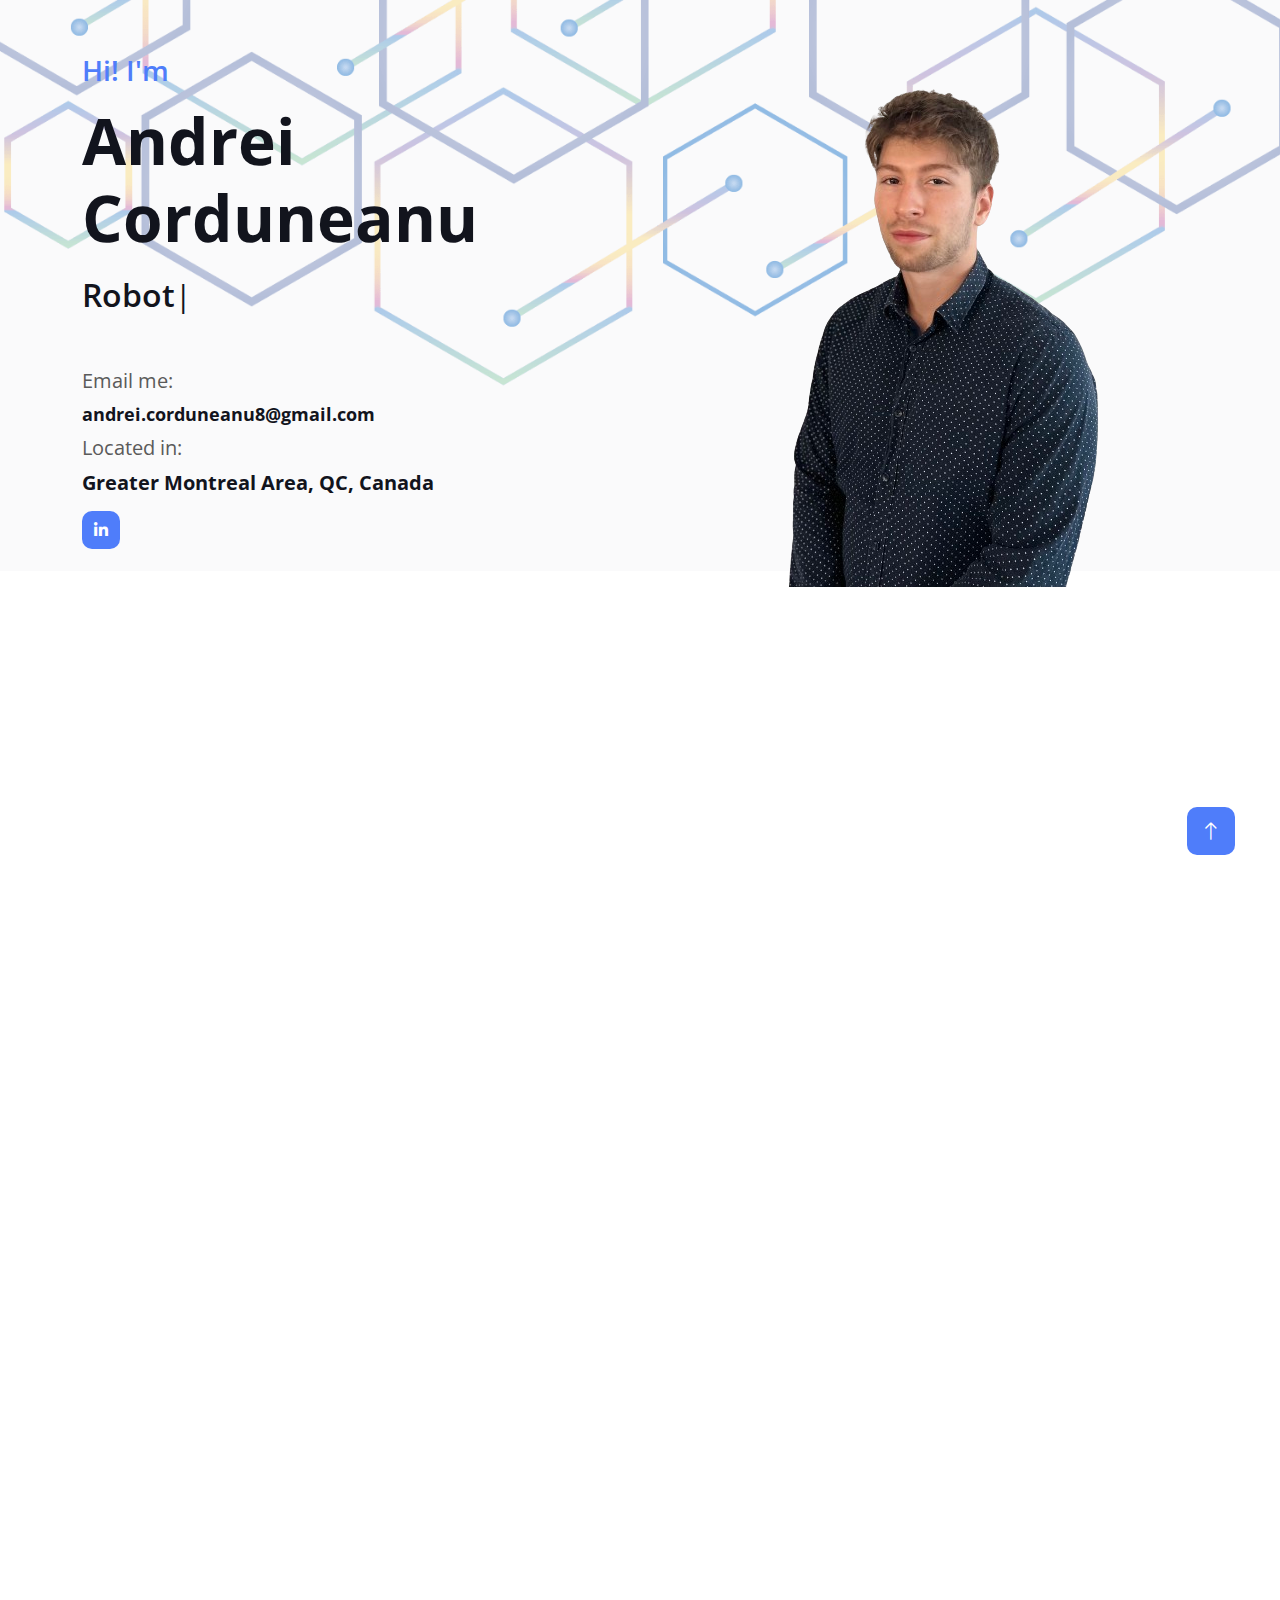
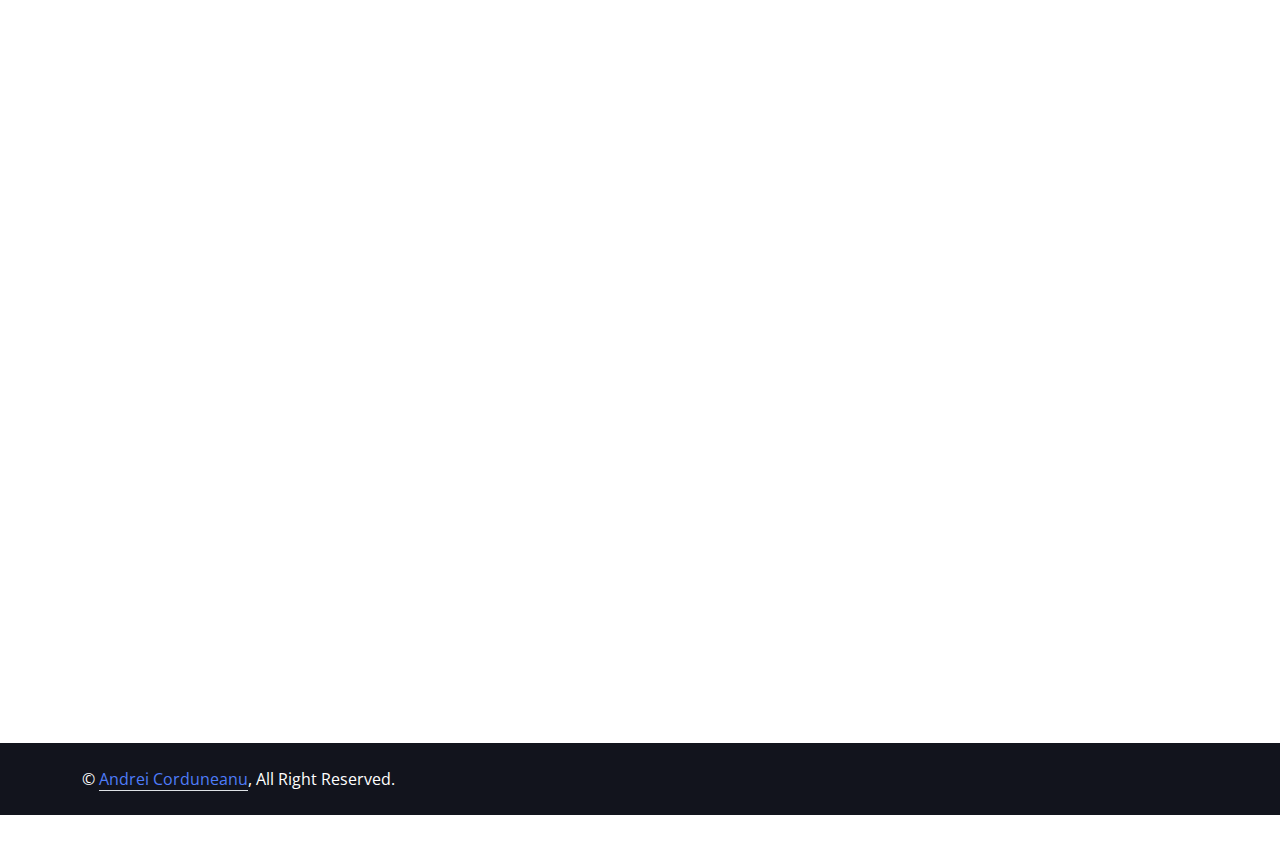
<file: index.html>
<!DOCTYPE html>
<html lang="en">
<head>
    <meta charset="utf-8">
    <title>Andrei Corduneanu</title>
    <meta content="width=device-width, initial-scale=1.0" name="viewport">
    <meta content="" name="keywords">
    <meta content="" name="description">

    <!-- Favicon -->
    <link href="img/favicon.ico" rel="icon">

    <!-- Google Web Fonts -->
    <link rel="preconnect" href="https://fonts.googleapis.com">
    <link rel="preconnect" href="https://fonts.gstatic.com" crossorigin>
    <link href="https://fonts.googleapis.com/css2?family=Open+Sans:wght@400;500;600;700;800&display=swap" rel="stylesheet"> 

    <!-- Icon Font Stylesheet -->
    <link href="https://cdnjs.cloudflare.com/ajax/libs/font-awesome/5.10.0/css/all.min.css" rel="stylesheet">
    <link href="https://cdn.jsdelivr.net/npm/bootstrap-icons@1.4.1/font/bootstrap-icons.css" rel="stylesheet">

    <!-- Libraries Stylesheet -->
    <link href="lib/animate/animate.min.css" rel="stylesheet">
    <link href="lib/lightbox/css/lightbox.min.css" rel="stylesheet">
    <link href="lib/owlcarousel/assets/owl.carousel.min.css" rel="stylesheet">

    <!-- Customized Bootstrap Stylesheet -->
    <link href="css/bootstrap.min.css" rel="stylesheet">

    <!-- Template Stylesheet -->
    <link href="css/style.css" rel="stylesheet">
</head>

<body data-bs-spy="scroll" data-bs-target=".navbar" data-bs-offset="51">
    <!-- Spinner Start -->
    <div id="spinner" class="show bg-white position-fixed translate-middle w-100 vh-100 top-50 start-50 d-flex align-items-center justify-content-center">
        <div class="spinner-border text-primary" style="width: 3rem; height: 3rem;" role="status">
            <span class="sr-only">Loading...</span>
        </div>
    </div>
    <!-- Spinner End -->


    <!-- Navbar Start -->
    <nav class="navbar navbar-expand-lg bg-white navbar-light fixed-top shadow py-lg-0 px-4 px-lg-5 wow fadeIn" data-wow-delay="0.1s">
        <a href="index.html" class="navbar-brand d-block d-lg-none">
            <h1 class="text--primary fw-bold m-0">Andrei Corduneanu</h1>
        </a>
        <button type="button" class="navbar-toggler" data-bs-toggle="collapse" data-bs-target="#navbarCollapse">
            <span class="navbar-toggler-icon"></span>
        </button>
        <div class="collapse navbar-collapse justify-content-between py-4 py-lg-0" id="navbarCollapse">
            <div class="navbar-nav ms-auto py-0">
                <a href="#home" class="nav-item nav-link active">Home</a>
                <a href="#skill" class="nav-item nav-link">Skills</a>
            </div>
            <a href="index.html" class="navbar-brand bg--primary py-3 px-4 mx-3 d-none d-lg-block">
                <h1 class="text--secondary fw-bold m-0">Andrei Corduneanu</h1>
            </a>
            <div class="navbar-nav me-auto py-0">
                <a href="#project" class="nav-item nav-link">Projects</a>
                <a href="video_intro.html" class="nav-item nav-link">Get to know me</a>
            </div>
        </div>
    </nav>
    <!-- Navbar End -->

    <!-- Header Start -->
    <div class="container-fluid bg-light my-6 mt-3" id="home">
        <div class="container">
            <div class="row g-5 align-items-center">
                <!-- Text Column -->
                <div class="col-lg-6">
                    <h3 class="text-primary mb-3">Hi! I'm</h3>
                    <h1 class="display-3 mb-3">Andrei Corduneanu</h1>
                    <h2 class="typed-text-output d-inline"></h2>
                    <h3 class="typed-text d-none">Robotics Engineering</h3>
                    
                    <div class="d-flex flex-column align-items-start pt-5">
                        <p class="mb-2" style="font-size: 20px;">Email me:</p>
                        <h3 class="fw-bold" style="font-size: 18px;">andrei.corduneanu8@gmail.com</h3>
                        <p class="mb-2" style="font-size: 20px;">Located in:</p>
                        <h3 class="fw-bold" style="font-size: 20px;">Greater Montreal Area, QC, Canada</h3>
                        <div class="d-flex pt-2">
                            <a class="btn btn-square btn-primary me-2" href="https://www.linkedin.com/in/andrei-corduneanu/"><i class="fab fa-linkedin-in"></i></a>
                        </div>
                    </div>
                </div>

                <!-- Image Column -->
                <div class="col-lg-6 d-flex justify-content-center">
                    <img class="img-fluid" src="img/PhotoProfilAndrei-removebg.png" alt="Profile" style="max-width: 600px; height: auto;">
                </div>
            </div>
        </div>
    </div>
    <!-- Header End -->


    <!-- Video Modal Start 
    <div class="modal modal-video fade" id="videoModal" tabindex="-1" aria-labelledby="exampleModalLabel" aria-hidden="true">
        <div class="modal-dialog">
            <div class="modal-content rounded-0">
                <div class="modal-header">
                    <h3 class="modal-title" id="exampleModalLabel">Youtube Video</h3>
                    <button type="button" class="btn-close" data-bs-dismiss="modal" aria-label="Close"></button>
                </div>
                <div class="modal-body">
                    <div class="ratio ratio-16x9">
                        <iframe class="embed-responsive-item" src="" id="video" allowfullscreen allowscriptaccess="always"
                            allow="autoplay"></iframe>
                    </div>
                </div>
            </div>
        </div>
    </div> 
     Video Modal End -->

<!-- Expertise Start -->
<div class="container-xxl py-6 pb-5" id="skill" style="margin-top: 15rem;">
    <div class="container">
        <div class="row g-5">
            <div class="col-lg-12 wow fadeInUp" data-wow-delay="0.1s">

                <!-- Skill and Experience/Education tabs -->
                <ul class="nav nav-pills rounded border border-2 border-primary mb-5">
                    <li class="nav-item w-50">
                        <button class="nav-link w-100 py-3 fs-5 active" data-bs-toggle="pill" href="#my-skills">My Skills</button>
                    </li>
                    <li class="nav-item w-50">
                        <button class="nav-link w-100 py-3 fs-5" data-bs-toggle="pill" href="#experience-education">Experience</button>
                    </li>
                </ul>

                <!-- Tab content -->
                <div class="tab-content">
                    <div id="my-skills" class="tab-pane fade show p-0 active">
                        <!-- Skills content here -->
                        <div class="row">    
                            <!-- Coding Skills -->
                            <div class="col-md-3">
                                    <h4 class="skills-category-title">Coding</h4>
                                    <div class="skill mb-4">
                                        <h6 class="font-weight-bold">Python</h6>
                                        <h6 class="font-weight-bold">Neural Networks</h6>
                                        <h6 class="font-weight-bold">C/C++</h6>
                                        <h6 class="font-weight-bold">Data Structures</h6>
                                        <h6 class="font-weight-bold">FreeRTOS</h6>
                                        <h6 class="font-weight-bold">HTML and CSS</h6>
                                    </div>
                            </div>
                            <!-- Robotics Skills -->
                            <div class="col-md-3">
                                    <h4 class="skills-category-title">Robotics</h4>
                                    <div class="skill mb-4">
                                        <h6 class="font-weight-bold">Automation Engineering</h6>
                                        <h6 class="font-weight-bold">ROS Programming</h6>
                                        <h6 class="font-weight-bold">PLC, Ladder, SFC</h6>
                                        <h6 class="font-weight-bold">Universal Robots</h6>
                                        <h6 class="font-weight-bold">FANUC Robots</h6>
                                        <h6 class="font-weight-bold">Kinova Robots</h6>
                                    </div>
                            </div>
                            <!-- Mechanics Skills -->
                            <div class="col-md-3">
                                    <h4 class="skills-category-title">Mechanics</h4>
                                    <div class="skill mb-4">
                                        <h6 class="font-weight-bold">SolidWorks/3D CAD</h6>
                                        <h6 class="font-weight-bold">Dynamics, Statics</h6>
                                        <h6 class="font-weight-bold">DC Motors/Gearings design</h6>
                                        <h6 class="font-weight-bold">Material Forces/Constraints</h6>
                                    </div>
                            </div>
                            <!-- Electronics Skills -->
                            <div class="col-md-3">
                                    <h4 class="skills-category-title">Electronics</h4>
                                    <div class="skill mb-4">
                                        <h6 class="font-weight-bold">Embedded Systems</h6>
                                        <h6 class="font-weight-bold">Frequency Analysis</h6>
                                        <h6 class="font-weight-bold">Electrical Circuits and Design</h6>
                                        <h6 class="font-weight-bold">Linear and Non Linear Behaviour</h6>
                                        <h6 class="font-weight-bold">Digital Signal Processing</h6>
                                    </div>
                            </div>
                        </div>
                    </div>

                    <div id="experience-education" class="tab-pane fade show p-0">
                        <!-- Experience & Education content here -->
                        <div class="row gy-5 gx-4">
                            <!-- Experience & Education content from the provided code goes here -->
                            <div class="col-sm-6">
                                <h4>Robotics Integration Intern</h4>
                                <h5 class="text-primary mb-1">Vention</h5><h6 class="mb-0">09/2024 - 12/2024</h6>
                                <br>
                                <ul class="list-unstyled custom-list">
                                    <li>Analyzed technical documents to perform I/O wiring between the pallet dispenser and Vention's controller, enabling control over actuators and sensor data acquisition.<br></li>
                                    <li>Developed object-oriented Python code for a depalletizer function by transforming SFC diagrams into efficient scripts, utilizing MQTT topics for emergency stop functions and implementing multithreading for parallel actuator activations.<br></li>
                                    <li>Configured and updated software for multiple FANUC robots, including setting safety DCS parameters and establishing communication with Vention's controller and e-stop modules.<br></li>
                                    <li>Integrated FANUC controllers to communicate with Vention safety modules through precise wiring.<br></li>
                                    <li>Leveraged Python OOP to develop robot scripts that communicated across multiple files, classes, and libraries.<br></li>
                                    <li>Enhanced hands-on technical skills in wiring and mechanical jig setup.<br></li>
                                </ul>
                            </div>
                            <div class="col-sm-6">
                                <h4>Test Development Intern</h4>
                                <h5 class="text-primary mb-1">Kontron</h5><h6 class="mb-0">01/2024 - 05/2024</h6>
                                <br>
                                <ul class="list-unstyled custom-list">
                                    <li>Bash and Python Scripting.<br></li>
                                    <li>In depth understanding of Ubuntu OS<br></li>
                                    
                                </ul>
                            </div>
                            <div class="col-sm-6">
                                <h4>Automation Engineering Intern</h4>
                                <h5 class="text-primary mb-1">Bath Fitter</h5><h6 class="mb-0">05/2023 - 08/2023</h6>
                                <br>
                                <ul class="list-unstyled custom-list">
                                    <li>Led an automation project</li>
                                    <li>Designed and implemented bath cooling automation systems<br></li>
                                    <li>Researched and selected industrial technologies for integration<br></li>
                                    <li>PLC Programming and UI Design<br></li>
                                    <li>Coordinated with suppliers and interns to optimize solutions<br></li>
                                    <li>RoboDK Software<br></li>
                                </ul>
                            </div>
                            <div class="col-sm-6">
                                <h4>Robotics Applications Development</h4>
                                <h5 class="text-primary mb-1">Kinova</h5><h6 class="mb-0">09/2022 - 12/2022</h6>
                                <br>
                                <ul class="list-unstyled custom-list">
                                    <li>Coding with APIs on Python<br></li>
                                    <li>Collaborative Robot Programming<br></li>
                                    <li>Automation Technology Synchronisation<br></li>
                                    <li>Simplified technical terms for documentation and tutorials<br></li>
                                </ul>
                            </div>
                            <!-- Education -->
                            <div class="col-sm-6">
                                <h4>Robotics Engineering BEng</h4>
                                <h5 class="text-primary mb-1">Université de Sherbrooke</h5><h6 class="mb-0">2021 - 2025</h6>
                                <br>
                                <ul class="list-unstyled custom-list">
                                    <li>Project Based Learning Program ("APP: Apprentissage Par Projets")<br></li>
                                </ul>
                            </div>
                        </div>
                    </div>
                </div>

            </div>
        </div>
    </div>
</div>
<!-- Expertise End -->


    <!-- Projects Start -->
    <div class="container-xxl py-6 pt-5" id="project">
        <div class="container">
            <div class="row g-5 mb-5 align-items-center wow fadeInUp" data-wow-delay="0.1s">
                <div class="col-lg-6">
                    <h1 class="display-5 mb-0">My Projects</h1>
                </div>
                <div class="col-lg-6 text-lg-end">
                     <!--<ul class="list-inline mx-n3 mb-0" id="portfolio-flters">
                        <li class="mx-3 active" data-filter="*">All Projects</li>
                        <li class="mx-3" data-filter=".first">UI/UX Design</li>
                        <li class="mx-3" data-filter=".second">Graphic Design</li>-->
                    </ul>
                </div>
            </div>
            <div class="row g-4 portfolio-container wow fadeInUp" data-wow-delay="0.1s">
                <div class="col-lg-4 col-md-6 portfolio-item first">
                    <div class="portfolio-img rounded overflow-hidden">
                        <img class="img-fluid" src="img/racecar_Screenshot.PNG" alt="">
                        <div class="portfolio-description">
                            <p>Automated Guided Vehicule Robot<br>"Racecar"</p>
                        </div>
                        <div class="portfolio-btn">
                            <a class="btn btn-lg-square btn-outline-secondary border-2 mx-1" href="racecar_project.html"><i class="fa fa-link"></i></a>
                        </div>
                    </div>
                </div>
                <div class="col-lg-4 col-md-6 portfolio-item second">
                    <div class="portfolio-img rounded overflow-hidden">
                        <img class="img-fluid" src="img/image00002.jpeg" alt="">
                        <div class="portfolio-description">
                            <p>Wireless Hand mime robot<br>"Power Glove (Puissance Gant)"</p>
                        </div>
                        <div class="portfolio-btn">
                            <a class="btn btn-lg-square btn-outline-secondary border-2 mx-1" href="puissance_gant.html"><i class="fa fa-link"></i></a>
                        </div>
                    </div>
                </div>
                <div class="col-lg-4 col-md-6 portfolio-item first">
                    <div class="portfolio-img rounded overflow-hidden">
                        <img class="img-fluid" src="img/Robot Projet S3 v49.png" alt="">
                        <div class="portfolio-description">
                            <p>Rail-Guided Pendulum Crane Robot<br>"The Fir Swinger"</p>
                        </div>
                        <div class="portfolio-btn">
                            <a class="btn btn-lg-square btn-outline-secondary border-2 mx-1" href="fir_swinger.html"><i class="fa fa-link"></i></a>
                        </div>
                    </div>
                </div>
                <div class="col-lg-4 col-md-6 portfolio-item first">
                    <div class="portfolio-img rounded overflow-hidden">
                        <img class="img-fluid" src="img/productique.qc.png" alt="">
                        <div class="portfolio-description">
                            <p>Automated Line for Art Production<br>"FANU-Art"</p>
                        </div>
                        <div class="portfolio-btn">
                            <a class="btn btn-lg-square btn-outline-secondary border-2 mx-1" href="production_line.html"><i class="fa fa-link"></i></a>
                        </div>
                    </div>
                </div>
                <div class="col-lg-4 col-md-6 portfolio-item first">
                    <div class="portfolio-img rounded overflow-hidden">
                        <img class="img-fluid" src="img/water_robot.JPG" alt="">
                        <div class="portfolio-description">
                            <p>Semi-Guided Plant Watering Robot<br>"GardenUS (JardinUS)"</p>
                        </div>
                        <div class="portfolio-btn">
                            <a class="btn btn-lg-square btn-outline-secondary border-2 mx-1" href="jardinus.html"><i class="fa fa-link"></i></a>
                        </div>
                    </div>
                </div>
    
            </div>
        </div>
    </div>
    <!-- Projects End -->
    <!-- Copyright Start -->
    <div class="container-fluid bg-dark text-white py-4">
            <div class="container">
                <div class="row">
                    <div class="col-md-6 text-center text-md-start mb-3 mb-md-0">
                        &copy; <a class="border-bottom text" href="#">Andrei Corduneanu</a>, All Right Reserved.
                    </div>
                </div>
            </div>
        </div>
    </div>
    <!-- Copyright End -->


    <!-- Back to Top -->
    <a href="#" class="btn btn-lg btn-primary btn-lg-square back-to-top"><i class="bi bi-arrow-up"></i></a>


    <!-- JavaScript Libraries -->
    <script src="https://code.jquery.com/jquery-3.4.1.min.js"></script>
    <script src="https://cdn.jsdelivr.net/npm/bootstrap@5.0.0/dist/js/bootstrap.bundle.min.js"></script>
    <script src="lib/wow/wow.min.js"></script>
    <script src="lib/easing/easing.min.js"></script>
    <script src="lib/waypoints/waypoints.min.js"></script>
    <script src="lib/typed/typed.min.js"></script>
    <script src="lib/counterup/counterup.min.js"></script>
    <script src="lib/owlcarousel/owl.carousel.min.js"></script>
    <script src="lib/isotope/isotope.pkgd.min.js"></script>
    <script src="lib/lightbox/js/lightbox.min.js"></script>

    <!-- Template Javascript -->
    <script src="js/main.js"></script>

    <script>
        window.addEventListener('load', function() {
            var spinner = document.getElementById('spinner');
            spinner.classList.remove('show');
        });
    </script>
    <script>
        $(window).on('load', function() {
          let $portfolioContainer = $('.portfolio-container');
          $portfolioContainer.isotope({
            itemSelector: '.portfolio-item',
            layoutMode: 'fitRows'
          });
        });
      </script>
    
</body>

</html>
</file>
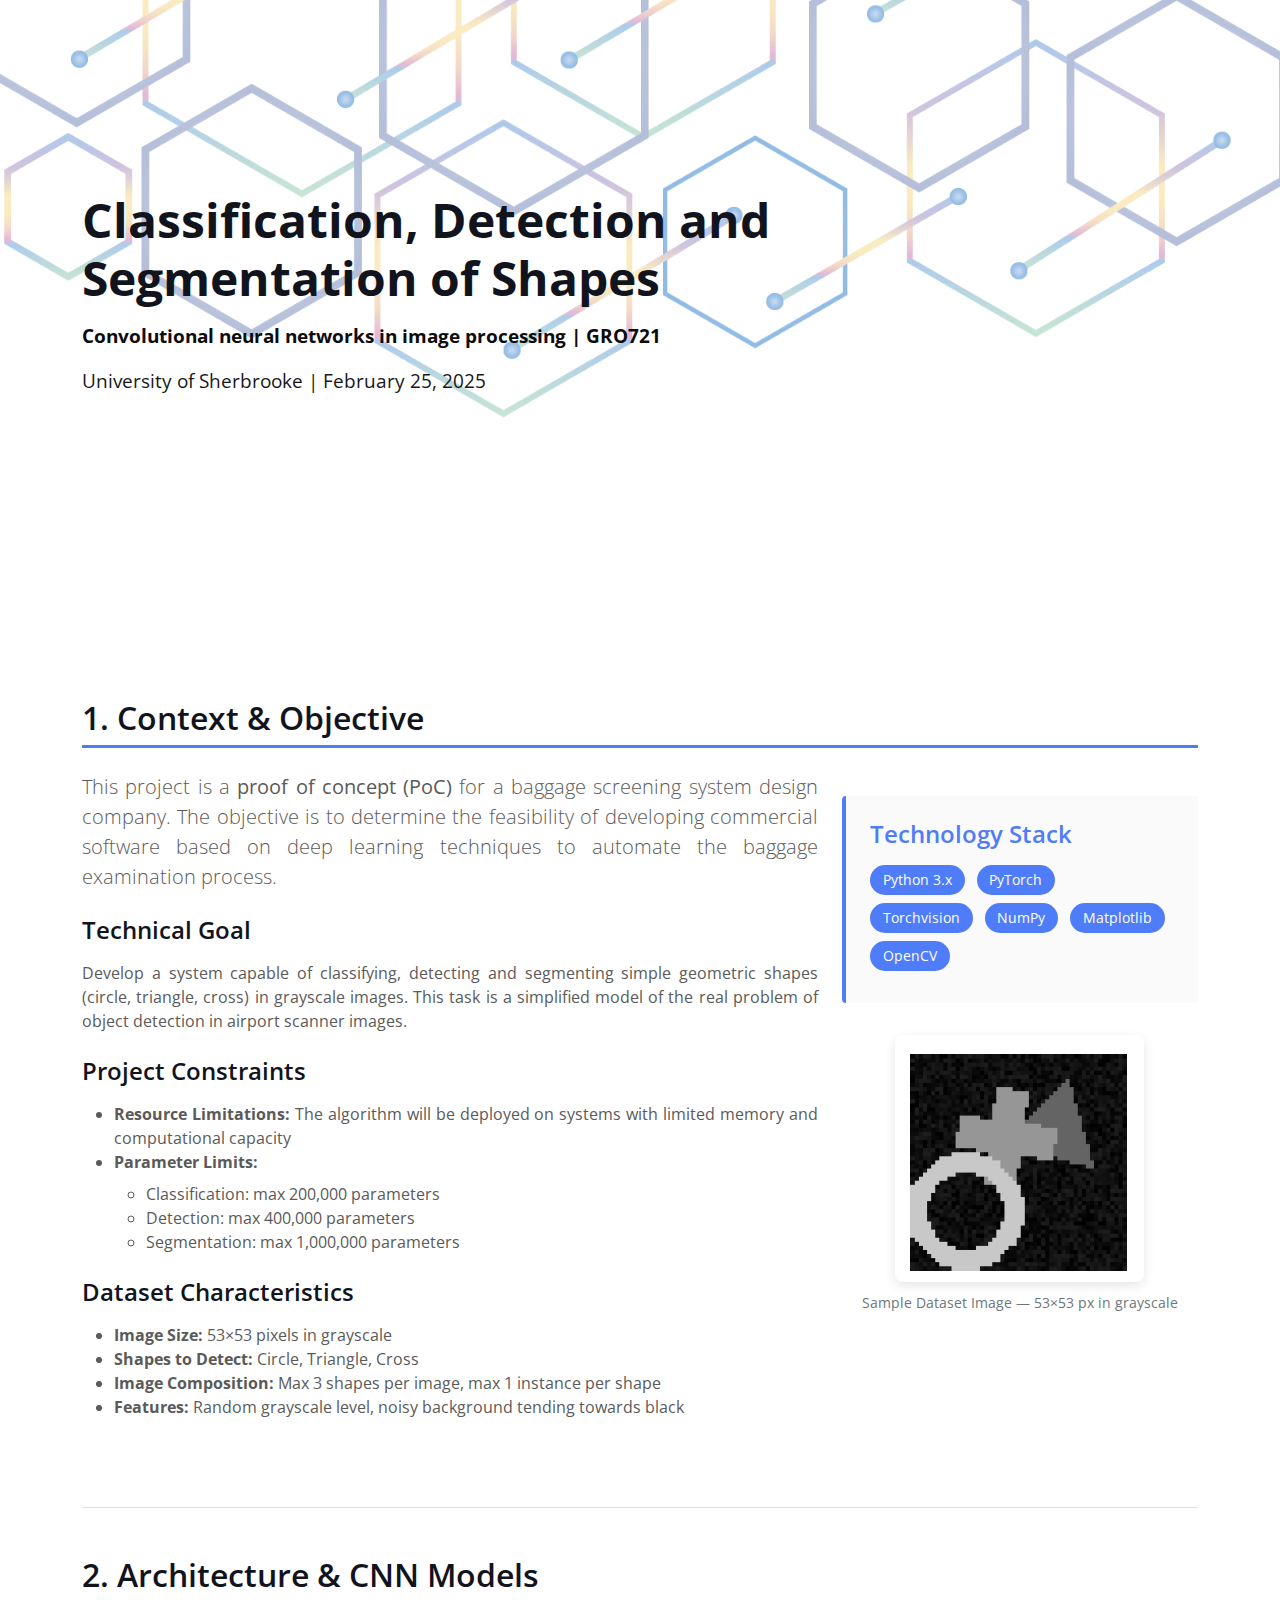
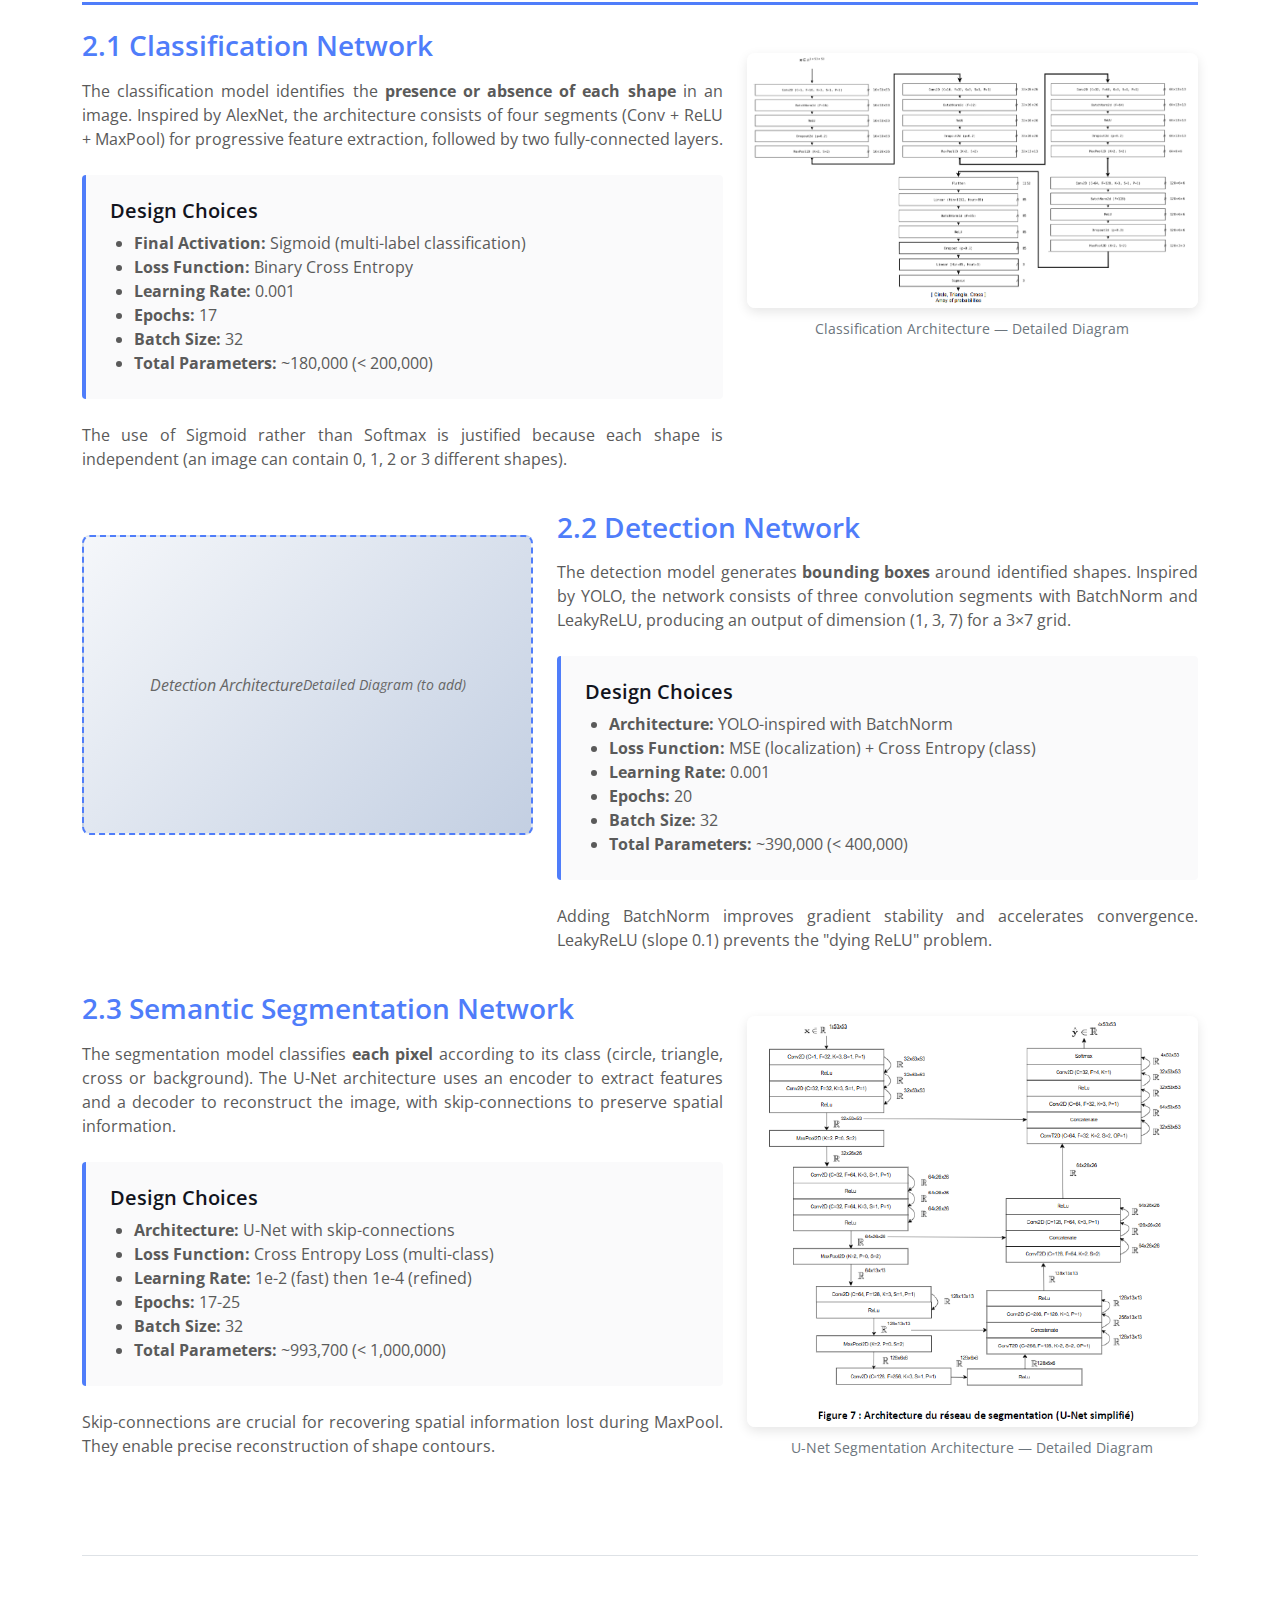
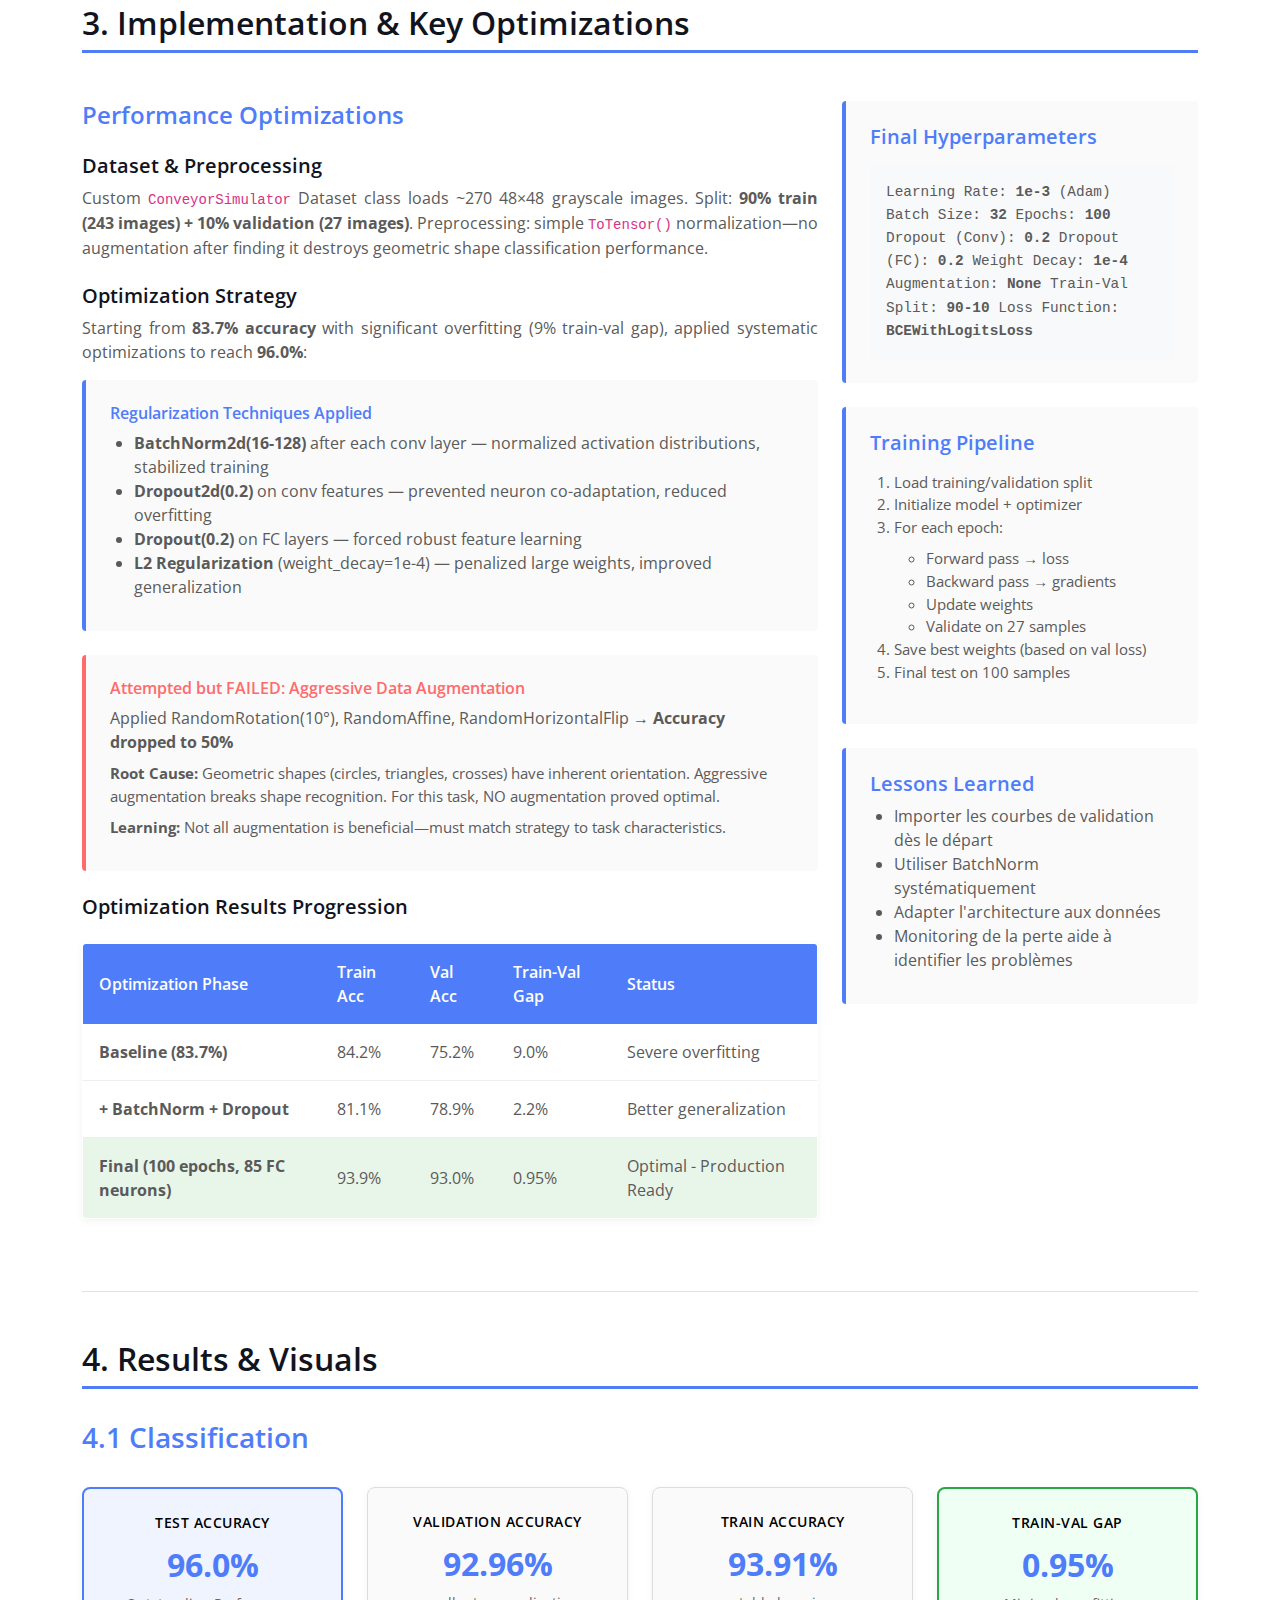
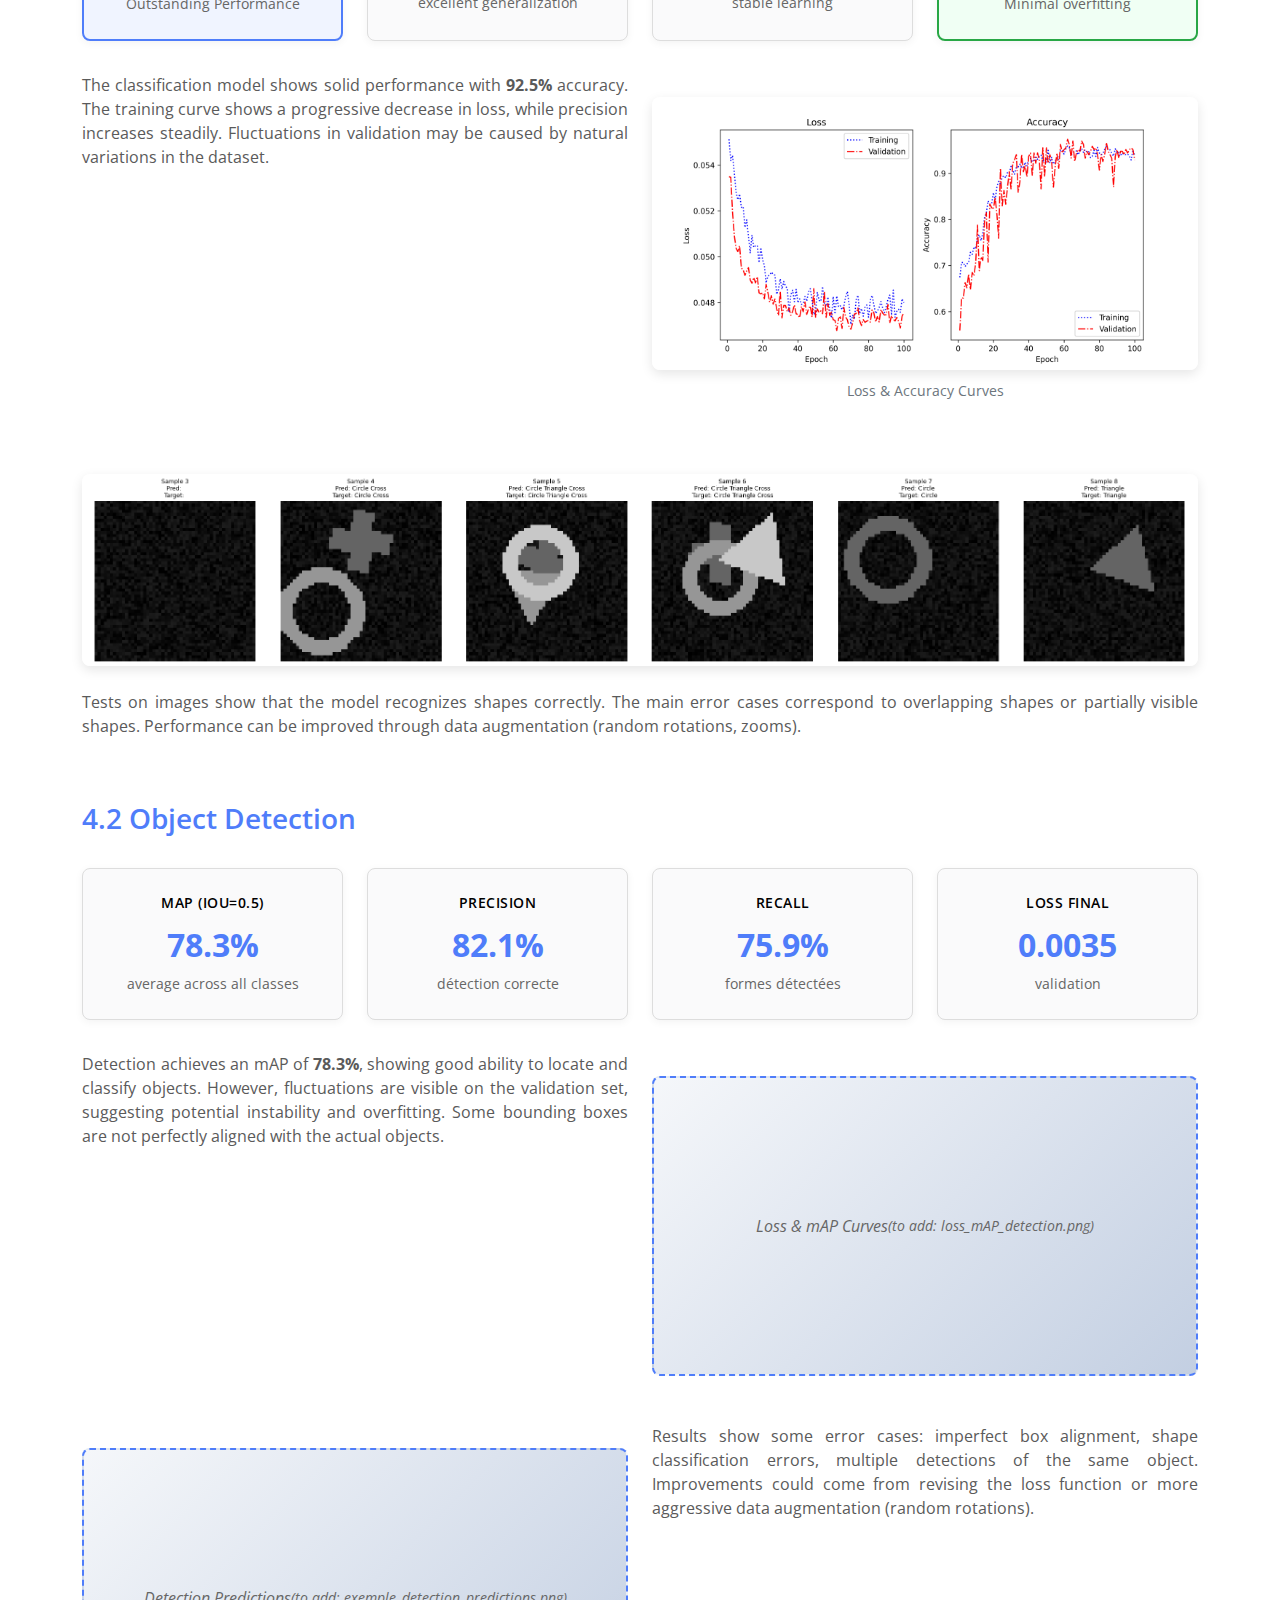
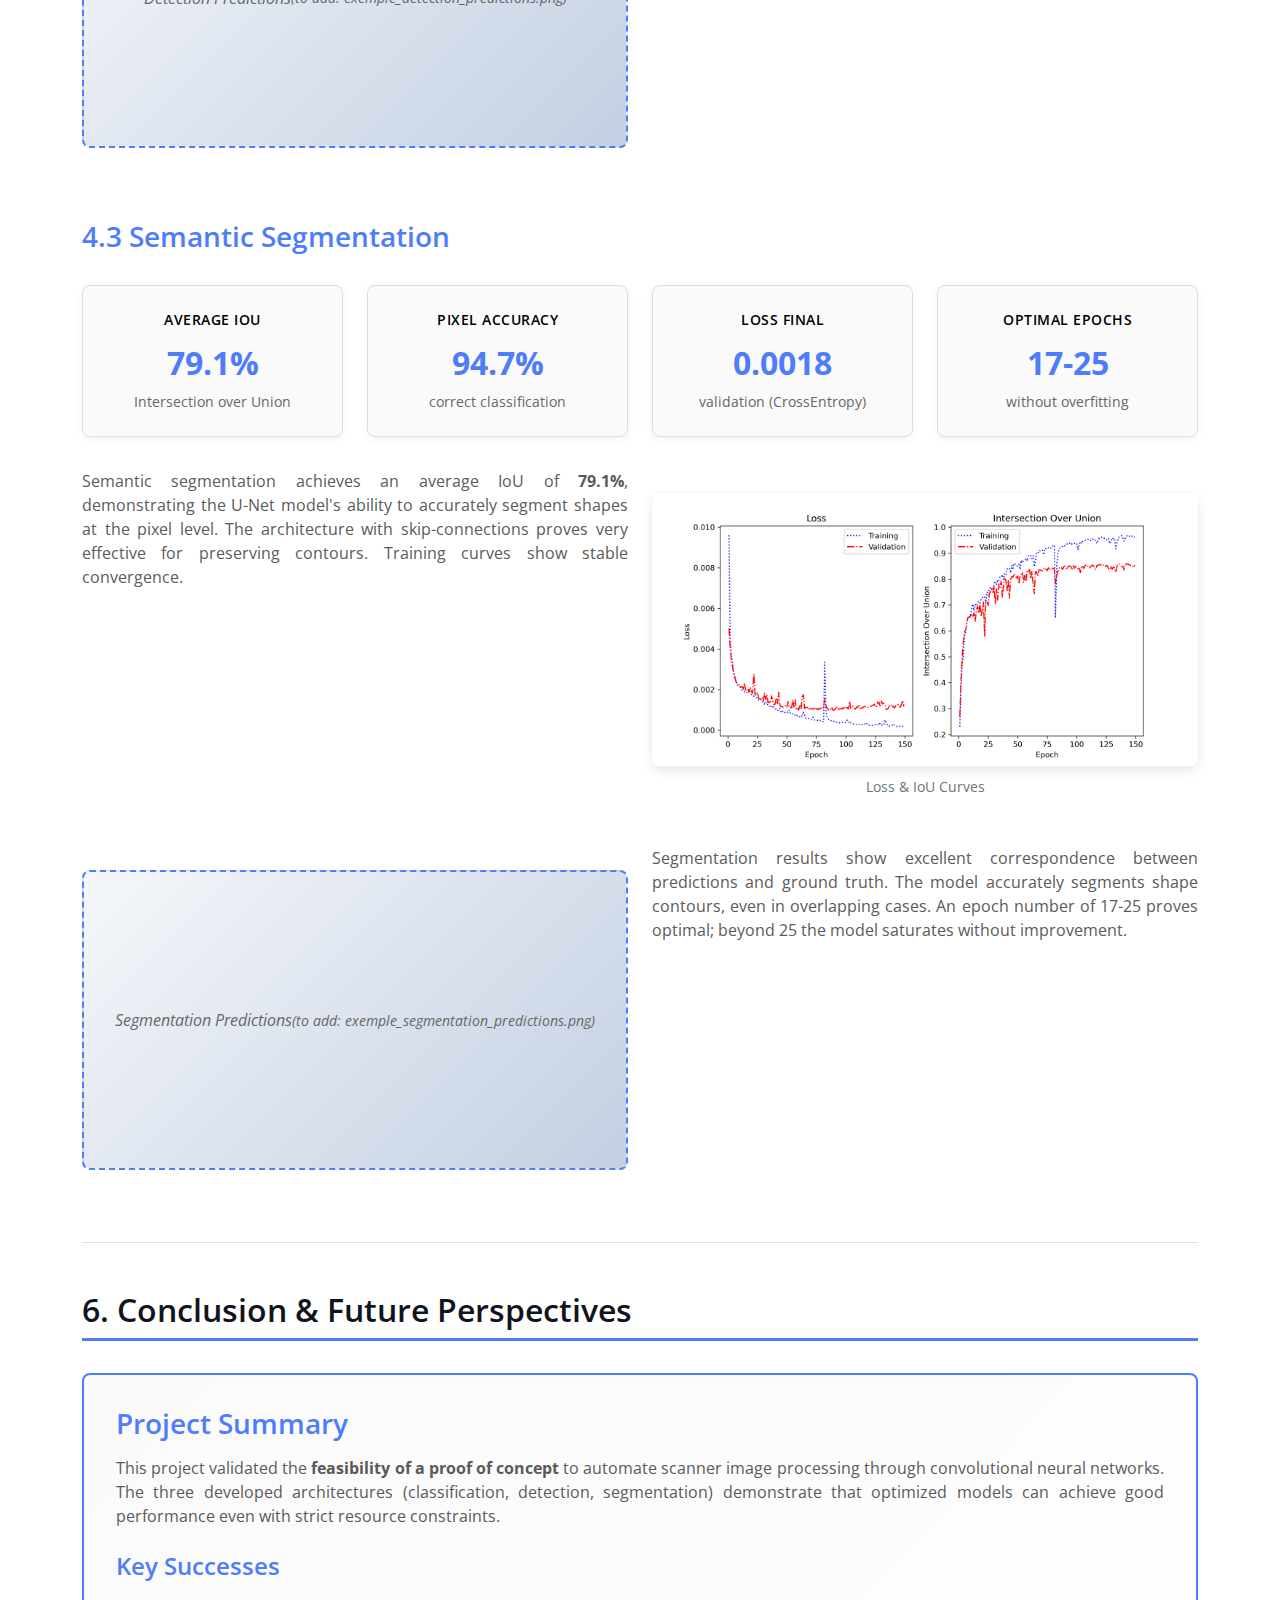
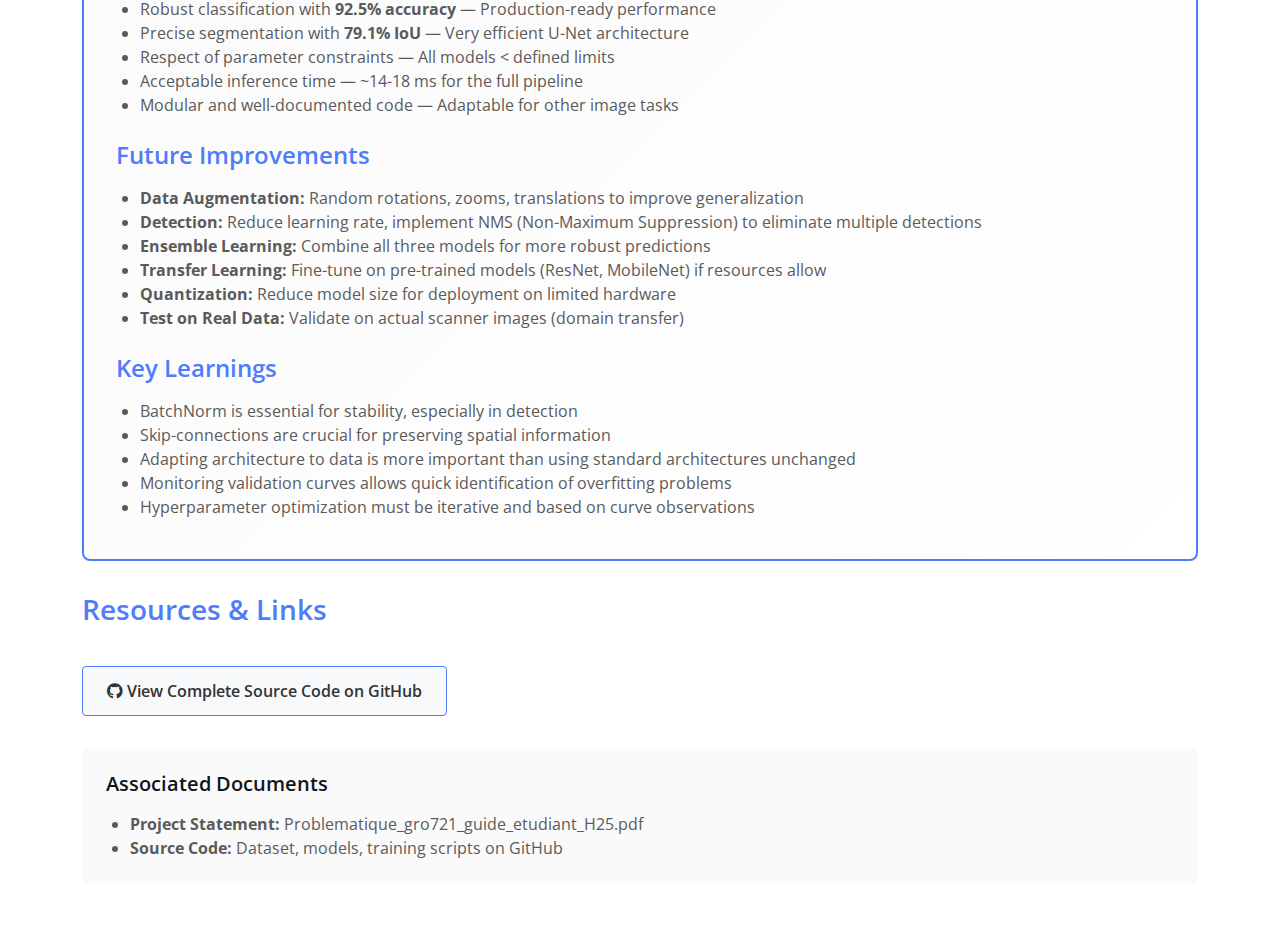
<file: CNN_ClassDetSeg.html>
<!DOCTYPE html>
<html lang="en">
<head>
    <meta charset="utf-8">
    <title>CNN Project - Classification, Detection and Segmentation of Shapes</title>
    <meta content="width=device-width, initial-scale=1.0" name="viewport">
    <meta content="" name="keywords">
    <meta content="" name="description">
    
    <!-- Google Web Fonts -->
    <link rel="preconnect" href="https://fonts.googleapis.com">
    <link rel="preconnect" href="https://fonts.gstatic.com" crossorigin>
    <link href="https://fonts.googleapis.com/css2?family=Open+Sans:wght@400;500;600;700;800&display=swap" rel="stylesheet"> 
    
    <!-- Icon Font Stylesheet -->
    <link href="https://cdnjs.cloudflare.com/ajax/libs/font-awesome/5.10.0/css/all.min.css" rel="stylesheet">
    <link href="https://cdn.jsdelivr.net/npm/bootstrap-icons@1.4.1/font/bootstrap-icons.css" rel="stylesheet">
    
    <!-- Customized Bootstrap Stylesheet -->
    <link href="css/bootstrap.min.css" rel="stylesheet">
    
    <!-- Template Stylesheet -->
    <link href="css/style.css" rel="stylesheet">
    
    <style>
        .text-justify {
            text-align: justify;
        }

        .header-strip {
            margin-bottom: 6rem;
            background: url(img/pngtreehexbg.png) right no-repeat;
            background-size: cover;
            height: 67vh;
            width: 100%;
            margin-top: 0;
            display: flex;
            align-items: center;
            color: black;
        }

        .header-strip h1 {
            font-size: 3rem;
            font-weight: 700;
            margin-bottom: 1rem;
        }

        .header-strip p {
            font-size: 1.2rem;
            opacity: 0.95;
        }

        .section-title {
            font-size: 2rem;
            font-weight: 600;
            color: var(--dark);
            margin-top: 3rem;
            margin-bottom: 1.5rem;
            border-bottom: 3px solid var(--primary);
            padding-bottom: 0.5rem;
        }

        .metrics-grid {
            display: grid;
            grid-template-columns: repeat(auto-fit, minmax(220px, 1fr));
            gap: 1.5rem;
            margin: 2rem 0;
        }

        .metric-card {
            background: var(--light);
            border: 1px solid #ddd;
            border-radius: 8px;
            padding: 1.5rem;
            text-align: center;
            box-shadow: 0 2px 8px rgba(0,0,0,0.05);
            transition: all 0.3s ease;
        }

        .metric-card:hover {
            transform: translateY(-5px);
            box-shadow: 0 4px 12px rgba(79, 125, 250, 0.2);
        }

        .metric-label {
            font-size: 0.85rem;
            color: var(--secondary);
            font-weight: 600;
            text-transform: uppercase;
            letter-spacing: 0.5px;
            margin-bottom: 0.5rem;
        }

        .metric-value {
            font-size: 2rem;
            font-weight: 700;
            color: var(--primary);
        }

        .metric-unit {
            font-size: 0.9rem;
            color: #666;
            margin-top: 0.25rem;
        }

        .image-placeholder {
            width: 100%;
            min-height: 300px;
            background: linear-gradient(135deg, #f5f7fa 0%, #c3cfe2 100%);
            border: 2px dashed var(--primary);
            border-radius: 8px;
            display: flex;
            align-items: center;
            justify-content: center;
            color: #666;
            font-size: 1rem;
            margin: 1.5rem 0;
            font-style: italic;
        }

        .model-overview {
            background: var(--light);
            border-left: 4px solid var(--primary);
            padding: 1.5rem;
            margin: 1.5rem 0;
            border-radius: 4px;
        }

        .model-overview h4 {
            color: var(--primary);
            margin-bottom: 1rem;
        }

        .code-block {
            background: #f8f9fa;
            border: 1px solid #ddd;
            border-radius: 4px;
            padding: 1rem;
            font-family: 'Courier New', monospace;
            font-size: 0.9rem;
            color: #333;
            overflow-x: auto;
            margin: 1rem 0;
        }

        .comparison-table {
            width: 100%;
            border-collapse: collapse;
            margin: 1.5rem 0;
            background: white;
            border: 1px solid #ddd;
            border-radius: 4px;
            overflow: hidden;
            box-shadow: 0 2px 8px rgba(0,0,0,0.05);
        }

        .comparison-table th {
            background: var(--primary);
            color: white;
            padding: 1rem;
            text-align: left;
            font-weight: 600;
        }

        .comparison-table td {
            padding: 1rem;
            border-bottom: 1px solid #eee;
        }

        .comparison-table tr:hover {
            background: var(--light);
        }

        .badge-tech {
            display: inline-block;
            background: var(--primary);
            color: white;
            padding: 0.3rem 0.8rem;
            border-radius: 20px;
            font-size: 0.85rem;
            margin-right: 0.5rem;
            margin-bottom: 0.5rem;
        }

        .github-link {
            display: inline-block;
            margin-top: 1.5rem;
            color: #333;
            font-size: 1rem;
            text-decoration: none;
            transition: all 0.3s ease;
            background-color: #f8f9fa;
            padding: 0.75rem 1.5rem;
            border: 1px solid var(--primary);
            border-radius: 4px;
            font-weight: 600;
        }

        .github-link:hover {
            color: white;
            background-color: var(--primary);
            transform: translateY(-2px);
            box-shadow: 0 4px 12px rgba(79, 125, 250, 0.3);
        }

        .row-image {
            margin: 1.5rem 0;
        }

        .row-image img {
            border-radius: 8px;
            box-shadow: 0 4px 12px rgba(0,0,0,0.1);
            transition: all 0.3s ease;
        }

        .row-image img:hover {
            transform: scale(1.02);
            box-shadow: 0 6px 16px rgba(79, 125, 250, 0.2);
        }

        .conclusion-box {
            background: linear-gradient(135deg, var(--light) 0%, #fff 100%);
            border: 2px solid var(--primary);
            border-radius: 8px;
            padding: 2rem;
            margin: 2rem 0;
        }

        .conclusion-box h3 {
            color: var(--primary);
            margin-bottom: 1rem;
        }

        .architecture-diagram {
            width: 100%;
            max-height: 500px;
            object-fit: contain;
            margin: 1.5rem 0;
        }

        .modal {
            display: none;
            position: fixed;
            z-index: 9999;
            left: 0;
            top: 0;
            width: 100%;
            height: 100%;
            background-color: rgba(0,0,0,0.95);
            align-items: center;
            justify-content: center;
        }

        .modal.active {
            display: flex;
        }

        .modal-content {
            max-width: 95%;
            max-height: 95%;
            object-fit: contain;
        }

        .close-modal {
            position: absolute;
            top: 20px;
            right: 35px;
            color: #f1f1f1;
            font-size: 40px;
            font-weight: bold;
            cursor: pointer;
            z-index: 10000;
        }
    </style>
</head>

<body>

<!-- Project Header -->
<div class="header-strip">
    <div class="container">
        <div class="row">
            <div class="col-lg-8">
                <h1>Classification, Detection and Segmentation of Shapes</h1>
                <p><strong>Convolutional neural networks in image processing | GRO721</strong></p>
                <p style="margin-top: 0.5rem; opacity: 0.9;">University of Sherbrooke | February 25, 2025</p>
            </div>
        </div>
    </div>
</div>

<!-- Main Content -->
<div class="container my-5">

    <!-- SECTION 1: CONTEXT & OBJECTIVE -->
    <section class="mb-5 pb-5 border-bottom">
        <h2 class="section-title">1. Context & Objective</h2>
        
        <div class="row mb-4">
            <div class="col-lg-8">
                <p class="text-justify lead">
                    This project is a <strong>proof of concept (PoC)</strong> for a baggage screening system design company. The objective is to determine the feasibility of developing commercial software based on deep learning techniques to automate the baggage examination process.
                </p>

                <h4 style="margin-top: 1.5rem; margin-bottom: 1rem;">Technical Goal</h4>
                <p class="text-justify">
                    Develop a system capable of classifying, detecting and segmenting simple geometric shapes (circle, triangle, cross) in grayscale images. This task is a simplified model of the real problem of object detection in airport scanner images.
                </p>

                <h4 style="margin-top: 1.5rem; margin-bottom: 1rem;">Project Constraints</h4>
                <ul class="text-justify">
                    <li><strong>Resource Limitations:</strong> The algorithm will be deployed on systems with limited memory and computational capacity</li>
                    <li><strong>Parameter Limits:</strong>
                        <ul style="margin-top: 0.5rem;">
                            <li>Classification: max 200,000 parameters</li>
                            <li>Detection: max 400,000 parameters</li>
                            <li>Segmentation: max 1,000,000 parameters</li>
                        </ul>
                    </li>
                </ul>

                <h4 style="margin-top: 1.5rem; margin-bottom: 1rem;">Dataset Characteristics</h4>
                <ul class="text-justify">
                    <li><strong>Image Size:</strong> 53×53 pixels in grayscale</li>
                    <li><strong>Shapes to Detect:</strong> Circle, Triangle, Cross</li>
                    <li><strong>Image Composition:</strong> Max 3 shapes per image, max 1 instance per shape</li>
                    <li><strong>Features:</strong> Random grayscale level, noisy background tending towards black</li>
                </ul>
            </div>

            <div class="col-lg-4">
                <div class="model-overview">
                    <h4>Technology Stack</h4>
                    <div style="margin-top: 1rem;">
                        <div class="badge-tech">Python 3.x</div>
                        <div class="badge-tech">PyTorch</div>
                        <div class="badge-tech">Torchvision</div>
                        <div class="badge-tech">NumPy</div>
                        <div class="badge-tech">Matplotlib</div>
                        <div class="badge-tech">OpenCV</div>
                    </div>
                </div>

                <div class="row-image" style="margin-top: 2rem; text-align: center;">
                    <img src="img/GRO721/Sample_image_GRO721.png" alt="Sample Dataset Image" style="max-width: 100%;">
                    <p class="mt-2 text-muted"><small>Sample Dataset Image — 53×53 px in grayscale</small></p>
                </div>
            </div>
        </div>
    </section>

    <!-- SECTION 2: ARCHITECTURE & MODELS -->
    <section class="mb-5 pb-5 border-bottom">
        <h2 class="section-title">2. Architecture & CNN Models</h2>

        <!-- Classification Network -->
        <div class="row mb-4">
            <div class="col-lg-7">
                <h3 style="color: var(--primary); margin-bottom: 1rem;">2.1 Classification Network</h3>
                
                <p class="text-justify">
                    The classification model identifies the <strong>presence or absence of each shape</strong> in an image. Inspired by AlexNet, the architecture consists of four segments (Conv + ReLU + MaxPool) for progressive feature extraction, followed by two fully-connected layers.
                </p>

                <div class="model-overview">
                    <h5>Design Choices</h5>
                    <ul style="margin: 0; padding-left: 1.5rem;">
                        <li><strong>Final Activation:</strong> Sigmoid (multi-label classification)</li>
                        <li><strong>Loss Function:</strong> Binary Cross Entropy</li>
                        <li><strong>Learning Rate:</strong> 0.001</li>
                        <li><strong>Epochs:</strong> 17</li>
                        <li><strong>Batch Size:</strong> 32</li>
                        <li><strong>Total Parameters:</strong> ~180,000 (< 200,000)</li>
                    </ul>
                </div>

                <p class="text-justify" style="margin-top: 1rem;">
                    The use of Sigmoid rather than Softmax is justified because each shape is independent (an image can contain 0, 1, 2 or 3 different shapes).
                </p>
            </div>

            <div class="col-lg-5">
                <div class="row-image" style="text-align: center;">
                    <img src="img/GRO721/architecutre_classification.png" alt="Classification Architecture" style="max-width: 100%;">
                    <p class="mt-2 text-muted"><small>Classification Architecture — Detailed Diagram</small></p>
                </div>
            </div>
        </div>

        <!-- Detection Network -->
        <div class="row mb-4">
            <div class="col-lg-7 order-lg-2">
                <h3 style="color: var(--primary); margin-bottom: 1rem;">2.2 Detection Network</h3>
                
                <p class="text-justify">
                    The detection model generates <strong>bounding boxes</strong> around identified shapes. Inspired by YOLO, the network consists of three convolution segments with BatchNorm and LeakyReLU, producing an output of dimension (1, 3, 7) for a 3×7 grid.
                </p>

                <div class="model-overview">
                    <h5>Design Choices</h5>
                    <ul style="margin: 0; padding-left: 1.5rem;">
                        <li><strong>Architecture:</strong> YOLO-inspired with BatchNorm</li>
                        <li><strong>Loss Function:</strong> MSE (localization) + Cross Entropy (class)</li>
                        <li><strong>Learning Rate:</strong> 0.001</li>
                        <li><strong>Epochs:</strong> 20</li>
                        <li><strong>Batch Size:</strong> 32</li>
                        <li><strong>Total Parameters:</strong> ~390,000 (< 400,000)</li>
                    </ul>
                </div>

                <p class="text-justify" style="margin-top: 1rem;">
                    Adding BatchNorm improves gradient stability and accelerates convergence. LeakyReLU (slope 0.1) prevents the "dying ReLU" problem.
                </p>
            </div>

            <div class="col-lg-5 order-lg-1">
                <div class="image-placeholder">
                    Detection Architecture<br>
                    <small>Detailed Diagram (to add)</small>
                </div>
            </div>
        </div>

        <!-- Segmentation Network -->
        <div class="row mb-4">
            <div class="col-lg-7">
                <h3 style="color: var(--primary); margin-bottom: 1rem;">2.3 Semantic Segmentation Network</h3>
                
                <p class="text-justify">
                    The segmentation model classifies <strong>each pixel</strong> according to its class (circle, triangle, cross or background). The U-Net architecture uses an encoder to extract features and a decoder to reconstruct the image, with skip-connections to preserve spatial information.
                </p>

                <div class="model-overview">
                    <h5>Design Choices</h5>
                    <ul style="margin: 0; padding-left: 1.5rem;">
                        <li><strong>Architecture:</strong> U-Net with skip-connections</li>
                        <li><strong>Loss Function:</strong> Cross Entropy Loss (multi-class)</li>
                        <li><strong>Learning Rate:</strong> 1e-2 (fast) then 1e-4 (refined)</li>
                        <li><strong>Epochs:</strong> 17-25</li>
                        <li><strong>Batch Size:</strong> 32</li>
                        <li><strong>Total Parameters:</strong> ~993,700 (< 1,000,000)</li>
                    </ul>
                </div>

                <p class="text-justify" style="margin-top: 1rem;">
                    Skip-connections are crucial for recovering spatial information lost during MaxPool. They enable precise reconstruction of shape contours.
                </p>
            </div>

            <div class="col-lg-5">
                <div class="row-image" style="text-align: center;">
                    <img src="img/GRO721/architecture_UNet_segmentation.png" alt="U-Net Segmentation Architecture" style="max-width: 100%;">
                    <p class="mt-2 text-muted"><small>U-Net Segmentation Architecture — Detailed Diagram</small></p>
                </div>
            </div>
        </div>
    </section>

    <!-- SECTION 3: IMPLEMENTATION -->
    <section class="mb-5 pb-5 border-bottom">
        <h2 class="section-title">3. Implementation & Key Optimizations</h2>

        <div class="row">
            <div class="col-lg-8">
                <h4 style="color: var(--primary); margin-top: 1.5rem; margin-bottom: 1rem;">Performance Optimizations</h4>

                <h5 style="margin-top: 1.5rem;">Dataset & Preprocessing</h5>
                <p class="text-justify">
                    Custom <code>ConveyorSimulator</code> Dataset class loads ~270 48×48 grayscale images. Split: <strong>90% train (243 images) + 10% validation (27 images)</strong>. Preprocessing: simple <code>ToTensor()</code> normalization—no augmentation after finding it destroys geometric shape classification performance.
                </p>

                <h5 style="margin-top: 1.5rem;">Optimization Strategy</h5>
                <p class="text-justify">
                    Starting from <strong>83.7% accuracy</strong> with significant overfitting (9% train-val gap), applied systematic optimizations to reach <strong>96.0%</strong>:
                </p>

                <div class="model-overview" style="margin-top: 1rem;">
                    <h6 style="color: var(--primary);">Regularization Techniques Applied</h6>
                    <ul style="margin: 0.5rem 0; padding-left: 1.5rem;">
                        <li><strong>BatchNorm2d(16-128)</strong> after each conv layer — normalized activation distributions, stabilized training</li>
                        <li><strong>Dropout2d(0.2)</strong> on conv features — prevented neuron co-adaptation, reduced overfitting</li>
                        <li><strong>Dropout(0.2)</strong> on FC layers — forced robust feature learning</li>
                        <li><strong>L2 Regularization</strong> (weight_decay=1e-4) — penalized large weights, improved generalization</li>
                    </ul>
                </div>

                <div class="model-overview" style="border-left: 4px solid #ff6b6b; margin-top: 1rem;">
                    <h6 style="color: #ff6b6b;">Attempted but FAILED: Aggressive Data Augmentation</h6>
                    <p style="margin: 0.5rem 0;">
                        Applied RandomRotation(10°), RandomAffine, RandomHorizontalFlip → <strong>Accuracy dropped to 50%</strong>
                    </p>
                    <p style="margin: 0.5rem 0; font-size: 0.95rem;">
                        <strong>Root Cause:</strong> Geometric shapes (circles, triangles, crosses) have inherent orientation. Aggressive augmentation breaks shape recognition. For this task, NO augmentation proved optimal.
                    </p>
                    <p style="margin: 0.5rem 0; font-size: 0.95rem;">
                        <strong>Learning:</strong> Not all augmentation is beneficial—must match strategy to task characteristics.
                    </p>
                </div>

                <h5 style="margin-top: 1.5rem;">Optimization Results Progression</h5>
                
                <table class="comparison-table">
                    <thead>
                        <tr>
                            <th>Optimization Phase</th>
                            <th>Train Acc</th>
                            <th>Val Acc</th>
                            <th>Train-Val Gap</th>
                            <th>Status</th>
                        </tr>
                    </thead>
                    <tbody>
                        <tr>
                            <td><strong>Baseline (83.7%)</strong></td>
                            <td>84.2%</td>
                            <td>75.2%</td>
                            <td>9.0%</td>
                            <td>Severe overfitting</td>
                        </tr>
                        <tr>
                            <td><strong>+ BatchNorm + Dropout</strong></td>
                            <td>81.1%</td>
                            <td>78.9%</td>
                            <td>2.2%</td>
                            <td>Better generalization</td>
                        </tr>
                        <tr style="background: #e8f5e9;">
                            <td><strong>Final (100 epochs, 85 FC neurons)</strong></td>
                            <td>93.9%</td>
                            <td>93.0%</td>
                            <td>0.95%</td>
                            <td>Optimal - Production Ready</td>
                        </tr>
                    </tbody>
                </table>
            </div>

            <div class="col-lg-4">
                <div class="model-overview" style="border-left: 4px solid var(--primary);">
                    <h5 style="color: var(--primary);">Final Hyperparameters</h5>
                    <div style="font-family: 'Courier New', monospace; font-size: 0.9rem; margin-top: 1rem; background: #f8f9fa; padding: 1rem; border-radius: 4px; line-height: 1.6;">
Learning Rate:        <strong>1e-3</strong> (Adam)
Batch Size:          <strong>32</strong>
Epochs:              <strong>100</strong>
Dropout (Conv):      <strong>0.2</strong>
Dropout (FC):        <strong>0.2</strong>
Weight Decay:        <strong>1e-4</strong>
Augmentation:        <strong>None</strong>
Train-Val Split:     <strong>90-10</strong>
Loss Function:       <strong>BCEWithLogitsLoss</strong>
                    </div>
                </div>
                
                <div class="model-overview" style="margin-top: 1.5rem;">
                    <h5 style="color: var(--primary);">Training Pipeline</h5>
                    <ol style="margin-top: 1rem; padding-left: 1.5rem; font-size: 0.95rem;">
                        <li>Load training/validation split</li>
                        <li>Initialize model + optimizer</li>
                        <li>For each epoch:
                            <ul style="margin-top: 0.5rem;">
                                <li>Forward pass → loss</li>
                                <li>Backward pass → gradients</li>
                                <li>Update weights</li>
                                <li>Validate on 27 samples</li>
                            </ul>
                        </li>
                        <li>Save best weights (based on val loss)</li>
                        <li>Final test on 100 samples</li>
                    </ol>
                </div>

                <div class="model-overview" style="margin-top: 1.5rem;">
                    <h5 style="color: var(--primary);">Lessons Learned</h5>
                    <ul style="margin: 0.5rem 0; padding-left: 1.5rem;">
                        <li>Importer les courbes de validation dès le départ</li>
                        <li>Utiliser BatchNorm systématiquement</li>
                        <li>Adapter l'architecture aux données</li>
                        <li>Monitoring de la perte aide à identifier les problèmes</li>
                    </ul>
                </div>
            </div>
        </div>
    </section>

    <!-- SECTION 4: RESULTS & VISUALS -->
    <section class="mb-5 pb-5 border-bottom">
        <h2 class="section-title">4. Results & Visuals</h2>

        <!-- Classification Results -->
        <h3 style="color: var(--primary); margin-top: 2rem; margin-bottom: 1rem;">4.1 Classification</h3>

        <div class="metrics-grid">
            <div class="metric-card" style="border: 2px solid var(--primary); background: #f0f4ff;">
                <div class="metric-label">Test Accuracy</div>
                <div class="metric-value">96.0%</div>
                <div class="metric-unit">Outstanding Performance</div>
            </div>
            <div class="metric-card">
                <div class="metric-label">Validation Accuracy</div>
                <div class="metric-value">92.96%</div>
                <div class="metric-unit">excellent generalization</div>
            </div>
            <div class="metric-card">
                <div class="metric-label">Train Accuracy</div>
                <div class="metric-value">93.91%</div>
                <div class="metric-unit">stable learning</div>
            </div>
            <div class="metric-card" style="border: 2px solid #28a745; background: #f0fff4;">
                <div class="metric-label">Train-Val Gap</div>
                <div class="metric-value">0.95%</div>
                <div class="metric-unit">Minimal overfitting</div>
            </div>
        </div>

        <div class="row mt-4">
            <div class="col-lg-6">
                <p class="text-justify">
                    The classification model shows solid performance with <strong>92.5%</strong> accuracy. The training curve shows a progressive decrease in loss, while precision increases steadily. Fluctuations in validation may be caused by natural variations in the dataset.
                </p>
            </div>
            <div class="col-lg-6">
                <div class="row-image" style="text-align: center;">
                    <img src="img/GRO721/train_classification_learning_curves.png" alt="Loss & Accuracy Curves" style="max-width: 100%;">
                    <p class="mt-2 text-muted"><small>Loss & Accuracy Curves</small></p>
                </div>
            </div>
        </div>

        <div class="row mt-4">
            <div class="col-lg-12">
                <div class="row-image">
                    <img src="img/GRO721/eval_test_classification_prediction.png" alt="Model Classification Predictions - Shapes with Predictions" style="width: 100%;">
                </div>
                <p class="text-justify">
                    Tests on images show that the model recognizes shapes correctly. The main error cases correspond to overlapping shapes or partially visible shapes. Performance can be improved through data augmentation (random rotations, zooms).
                </p>
            </div>
        </div>

        <!-- Detection Results -->
        <h3 style="color: var(--primary); margin-top: 3rem; margin-bottom: 1rem;">4.2 Object Detection</h3>

        <div class="metrics-grid">
            <div class="metric-card">
                <div class="metric-label">mAP (IoU=0.5)</div>
                <div class="metric-value">78.3%</div>
                <div class="metric-unit">average across all classes</div>
            </div>
            <div class="metric-card">
                <div class="metric-label">Precision</div>
                <div class="metric-value">82.1%</div>
                <div class="metric-unit">détection correcte</div>
            </div>
            <div class="metric-card">
                <div class="metric-label">Recall</div>
                <div class="metric-value">75.9%</div>
                <div class="metric-unit">formes détectées</div>
            </div>
            <div class="metric-card">
                <div class="metric-label">Loss Final</div>
                <div class="metric-value">0.0035</div>
                <div class="metric-unit">validation</div>
            </div>
        </div>

        <div class="row mt-4">
            <div class="col-lg-6">
                <p class="text-justify">
                    Detection achieves an mAP of <strong>78.3%</strong>, showing good ability to locate and classify objects. However, fluctuations are visible on the validation set, suggesting potential instability and overfitting. Some bounding boxes are not perfectly aligned with the actual objects.
                </p>
            </div>
            <div class="col-lg-6">
                <div class="image-placeholder">
                    Loss & mAP Curves<br>
                    <small>(to add: loss_mAP_detection.png)</small>
                </div>
            </div>
        </div>

        <div class="row mt-4">
            <div class="col-lg-6">
                <div class="image-placeholder">
                    Detection Predictions<br>
                    <small>(to add: exemple_detection_predictions.png)</small>
                </div>
            </div>
            <div class="col-lg-6">
                <p class="text-justify">
                    Results show some error cases: imperfect box alignment, shape classification errors, multiple detections of the same object. Improvements could come from revising the loss function or more aggressive data augmentation (random rotations).
                </p>
            </div>
        </div>

        <!-- Segmentation Results -->
        <h3 style="color: var(--primary); margin-top: 3rem; margin-bottom: 1rem;">4.3 Semantic Segmentation</h3>

        <div class="metrics-grid">
            <div class="metric-card">
                <div class="metric-label">Average IoU</div>
                <div class="metric-value">79.1%</div>
                <div class="metric-unit">Intersection over Union</div>
            </div>
            <div class="metric-card">
                <div class="metric-label">Pixel Accuracy</div>
                <div class="metric-value">94.7%</div>
                <div class="metric-unit">correct classification</div>
            </div>
            <div class="metric-card">
                <div class="metric-label">Loss Final</div>
                <div class="metric-value">0.0018</div>
                <div class="metric-unit">validation (CrossEntropy)</div>
            </div>
            <div class="metric-card">
                <div class="metric-label">Optimal Epochs</div>
                <div class="metric-value">17-25</div>
                <div class="metric-unit">without overfitting</div>
            </div>
        </div>

        <div class="row mt-4">
            <div class="col-lg-6">
                <p class="text-justify">
                    Semantic segmentation achieves an average IoU of <strong>79.1%</strong>, demonstrating the U-Net model's ability to accurately segment shapes at the pixel level. The architecture with skip-connections proves very effective for preserving contours. Training curves show stable convergence.
                </p>
            </div>
            <div class="col-lg-6">
                <div class="row-image" style="text-align: center;">
                    <img src="img/GRO721/train_segmentation_learning_curves.png" alt="Segmentation Loss and IoU Curves" style="max-width: 100%;">
                    <p class="mt-2 text-muted"><small>Loss & IoU Curves</small></p>
                </div>
            </div>
        </div>

        <div class="row mt-4">
            <div class="col-lg-6">
                <div class="image-placeholder">
                    Segmentation Predictions<br>
                    <small>(to add: exemple_segmentation_predictions.png)</small>
                </div>
            </div>
            <div class="col-lg-6">
                <p class="text-justify">
                    Segmentation results show excellent correspondence between predictions and ground truth. The model accurately segments shape contours, even in overlapping cases. An epoch number of 17-25 proves optimal; beyond 25 the model saturates without improvement.
                </p>
            </div>
        </div>
    </section>

    <!-- SECTION 6: CONCLUSION & FUTURE PERSPECTIVES -->
    <section class="mb-5">
        <h2 class="section-title">6. Conclusion & Future Perspectives</h2>

        <div class="conclusion-box">
            <h3>Project Summary</h3>

            <p class="text-justify">
                This project validated the <strong>feasibility of a proof of concept</strong> to automate scanner image processing through convolutional neural networks. The three developed architectures (classification, detection, segmentation) demonstrate that optimized models can achieve good performance even with strict resource constraints.
            </p>

            <h4 style="color: var(--primary); margin-top: 1.5rem; margin-bottom: 1rem;">Key Successes</h4>
            <ul style="margin: 0.5rem 0; padding-left: 1.5rem;">
                <li>Robust classification with <strong>92.5% accuracy</strong> — Production-ready performance</li>
                <li>Precise segmentation with <strong>79.1% IoU</strong> — Very efficient U-Net architecture</li>
                <li>Respect of parameter constraints — All models < defined limits</li>
                <li>Acceptable inference time — ~14-18 ms for the full pipeline</li>
                <li>Modular and well-documented code — Adaptable for other image tasks</li>
            </ul>

            <h4 style="color: var(--primary); margin-top: 1.5rem; margin-bottom: 1rem;">Future Improvements</h4>
            <ul style="margin: 0.5rem 0; padding-left: 1.5rem;">
                <li><strong>Data Augmentation:</strong> Random rotations, zooms, translations to improve generalization</li>
                <li><strong>Detection:</strong> Reduce learning rate, implement NMS (Non-Maximum Suppression) to eliminate multiple detections</li>
                <li><strong>Ensemble Learning:</strong> Combine all three models for more robust predictions</li>
                <li><strong>Transfer Learning:</strong> Fine-tune on pre-trained models (ResNet, MobileNet) if resources allow</li>
                <li><strong>Quantization:</strong> Reduce model size for deployment on limited hardware</li>
                <li><strong>Test on Real Data:</strong> Validate on actual scanner images (domain transfer)</li>
            </ul>

            <h4 style="color: var(--primary); margin-top: 1.5rem; margin-bottom: 1rem;">Key Learnings</h4>
            <ul style="margin: 0.5rem 0; padding-left: 1.5rem;">
                <li>BatchNorm is essential for stability, especially in detection</li>
                <li>Skip-connections are crucial for preserving spatial information</li>
                <li>Adapting architecture to data is more important than using standard architectures unchanged</li>
                <li>Monitoring validation curves allows quick identification of overfitting problems</li>
                <li>Hyperparameter optimization must be iterative and based on curve observations</li>
            </ul>
        </div>

        <h3 style="color: var(--primary); margin-top: 2rem; margin-bottom: 1rem;">Resources & Links</h3>

        <a href="https://github.com/adyac/GRO721-CNNs" class="github-link" target="_blank">
            <i class="fab fa-github"></i> View Complete Source Code on GitHub
        </a>

        <div style="margin-top: 2rem; padding: 1.5rem; background: var(--light); border-radius: 8px;">
            <h5 style="color: var(--dark); margin-bottom: 1rem;">Associated Documents</h5>
            <ul style="margin: 0; padding-left: 1.5rem;">
                <li><strong>Project Statement:</strong> Problematique_gro721_guide_etudiant_H25.pdf</li>
                <li><strong>Source Code:</strong> Dataset, models, training scripts on GitHub</li>
            </ul>
        </div>
    </section>

</div>

<!-- Modal for image expansion -->
<div id="imageModal" class="modal">
    <span class="close-modal" onclick="closeImageModal()">&times;</span>
    <img class="modal-content" id="modalImage">
</div>

<script>
    // Image modal functionality
    function openImageModal(imageSrc) {
        const modal = document.getElementById('imageModal');
        const modalImage = document.getElementById('modalImage');
        modalImage.src = imageSrc;
        modal.classList.add('active');
        document.body.style.overflow = 'hidden';
    }

    function closeImageModal() {
        const modal = document.getElementById('imageModal');
        modal.classList.remove('active');
        document.body.style.overflow = 'auto';
    }

    // Close modal when clicking outside
    window.onclick = function(event) {
        const modal = document.getElementById('imageModal');
        if (event.target === modal) {
            closeImageModal();
        }
    }

    // Close modal with Escape key
    document.addEventListener('keydown', function(event) {
        if (event.key === 'Escape') {
            closeImageModal();
        }
    });

    // Make images clickable for modal
    document.querySelectorAll('.row-image img').forEach(img => {
        img.style.cursor = 'pointer';
        img.onclick = function() {
            openImageModal(this.src);
        };
    });
</script>

</body>
</html>
</file>
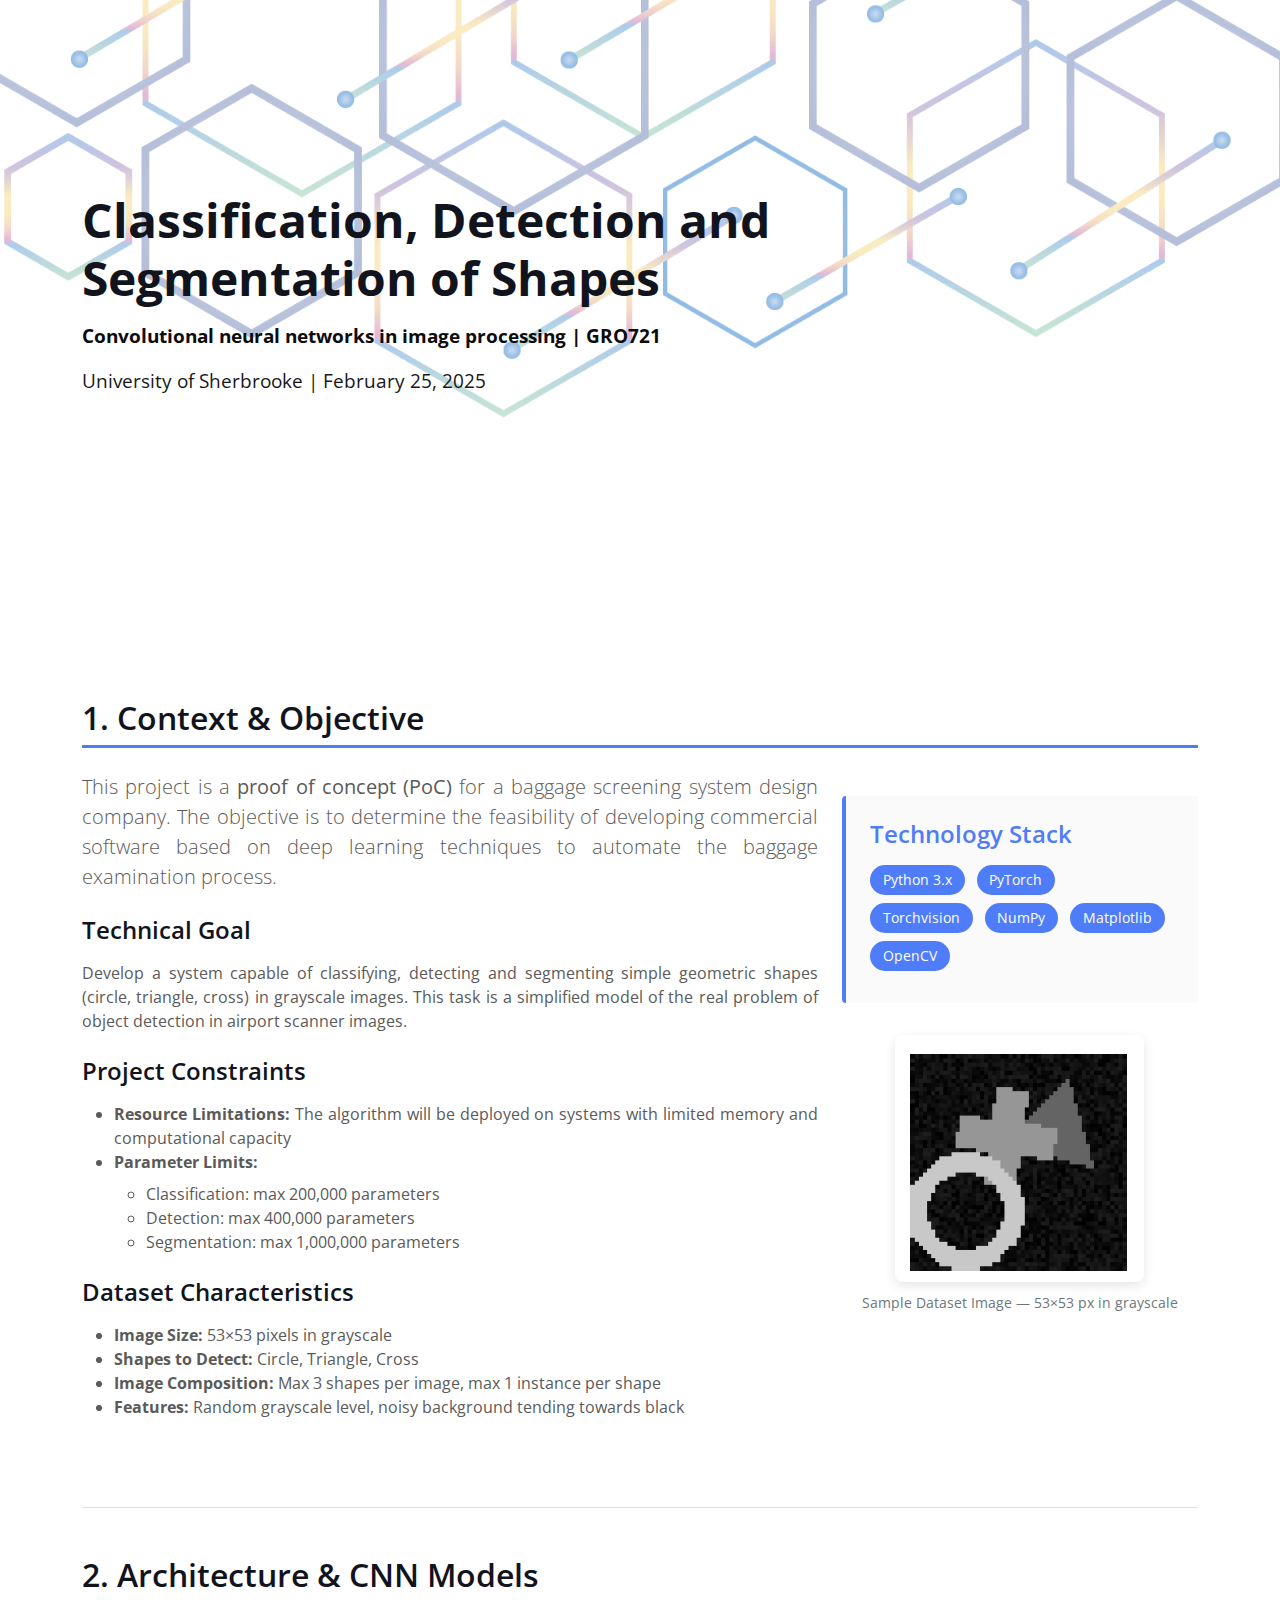
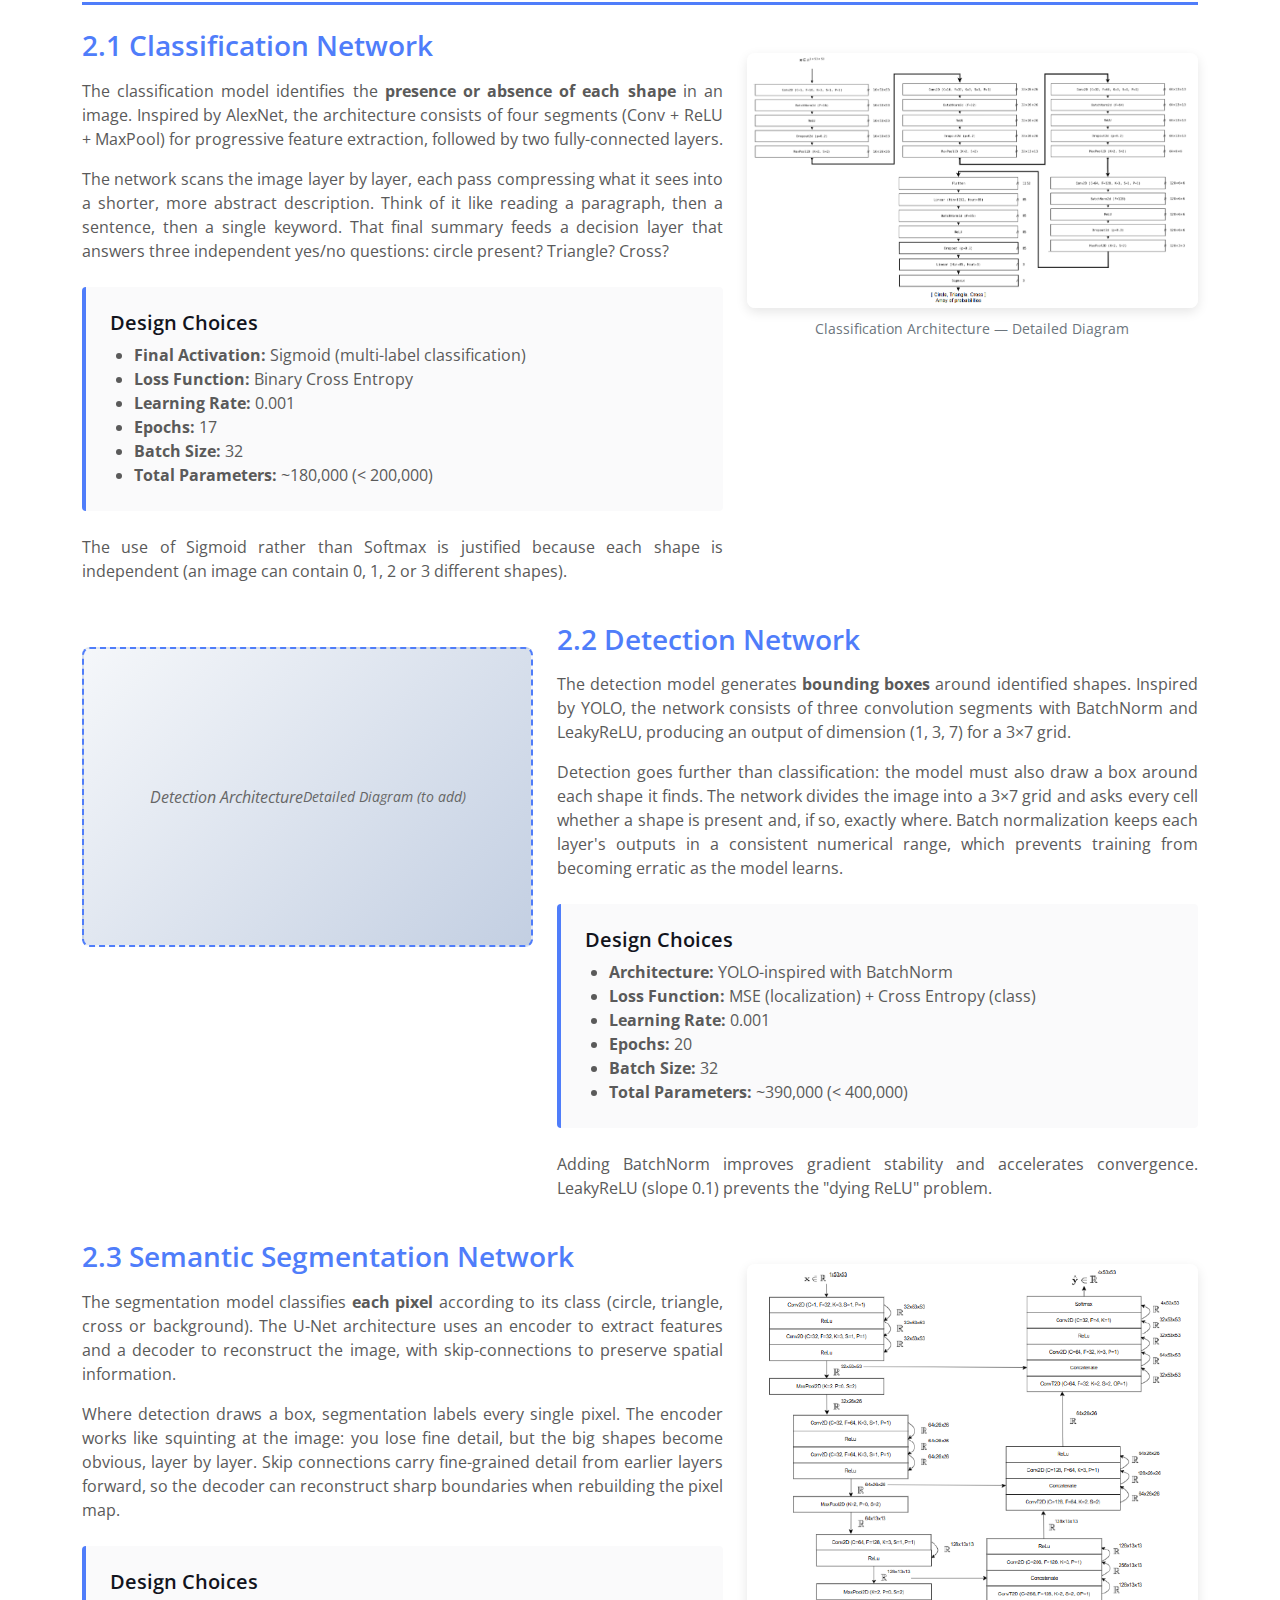
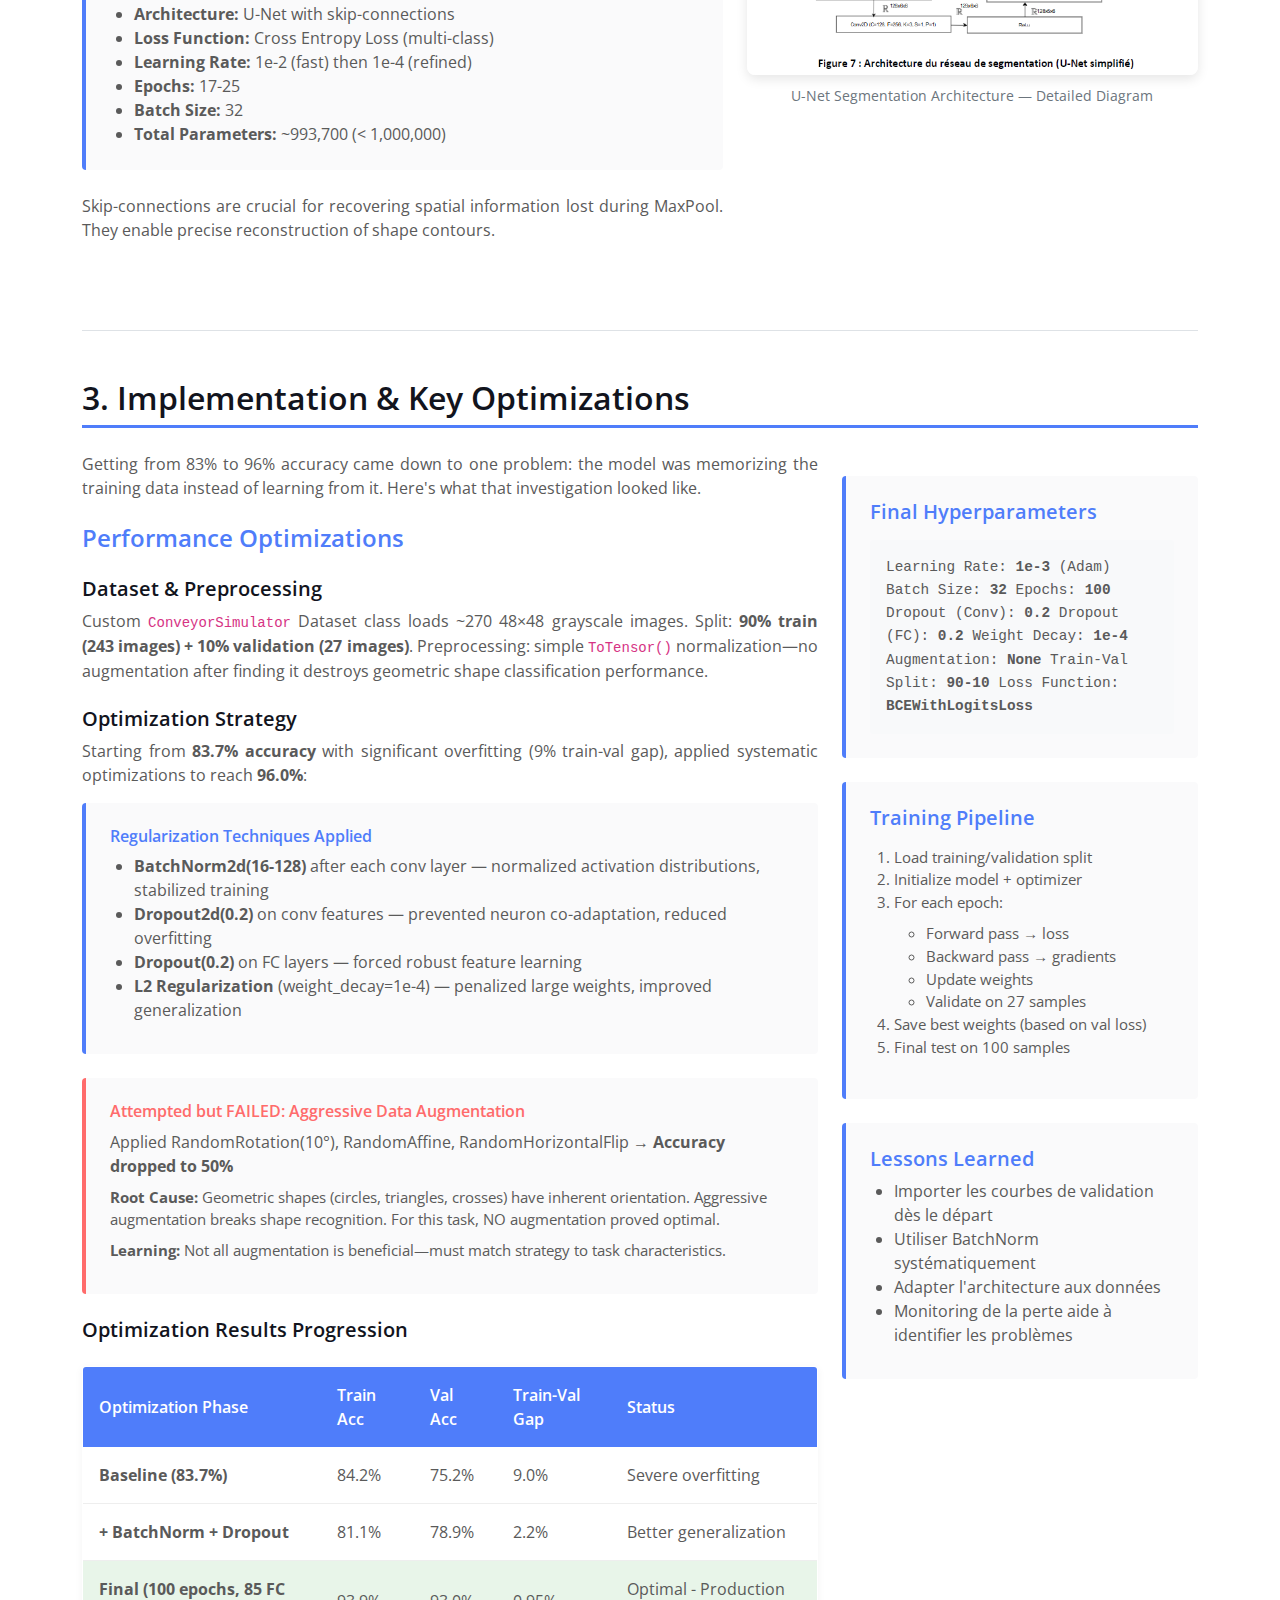
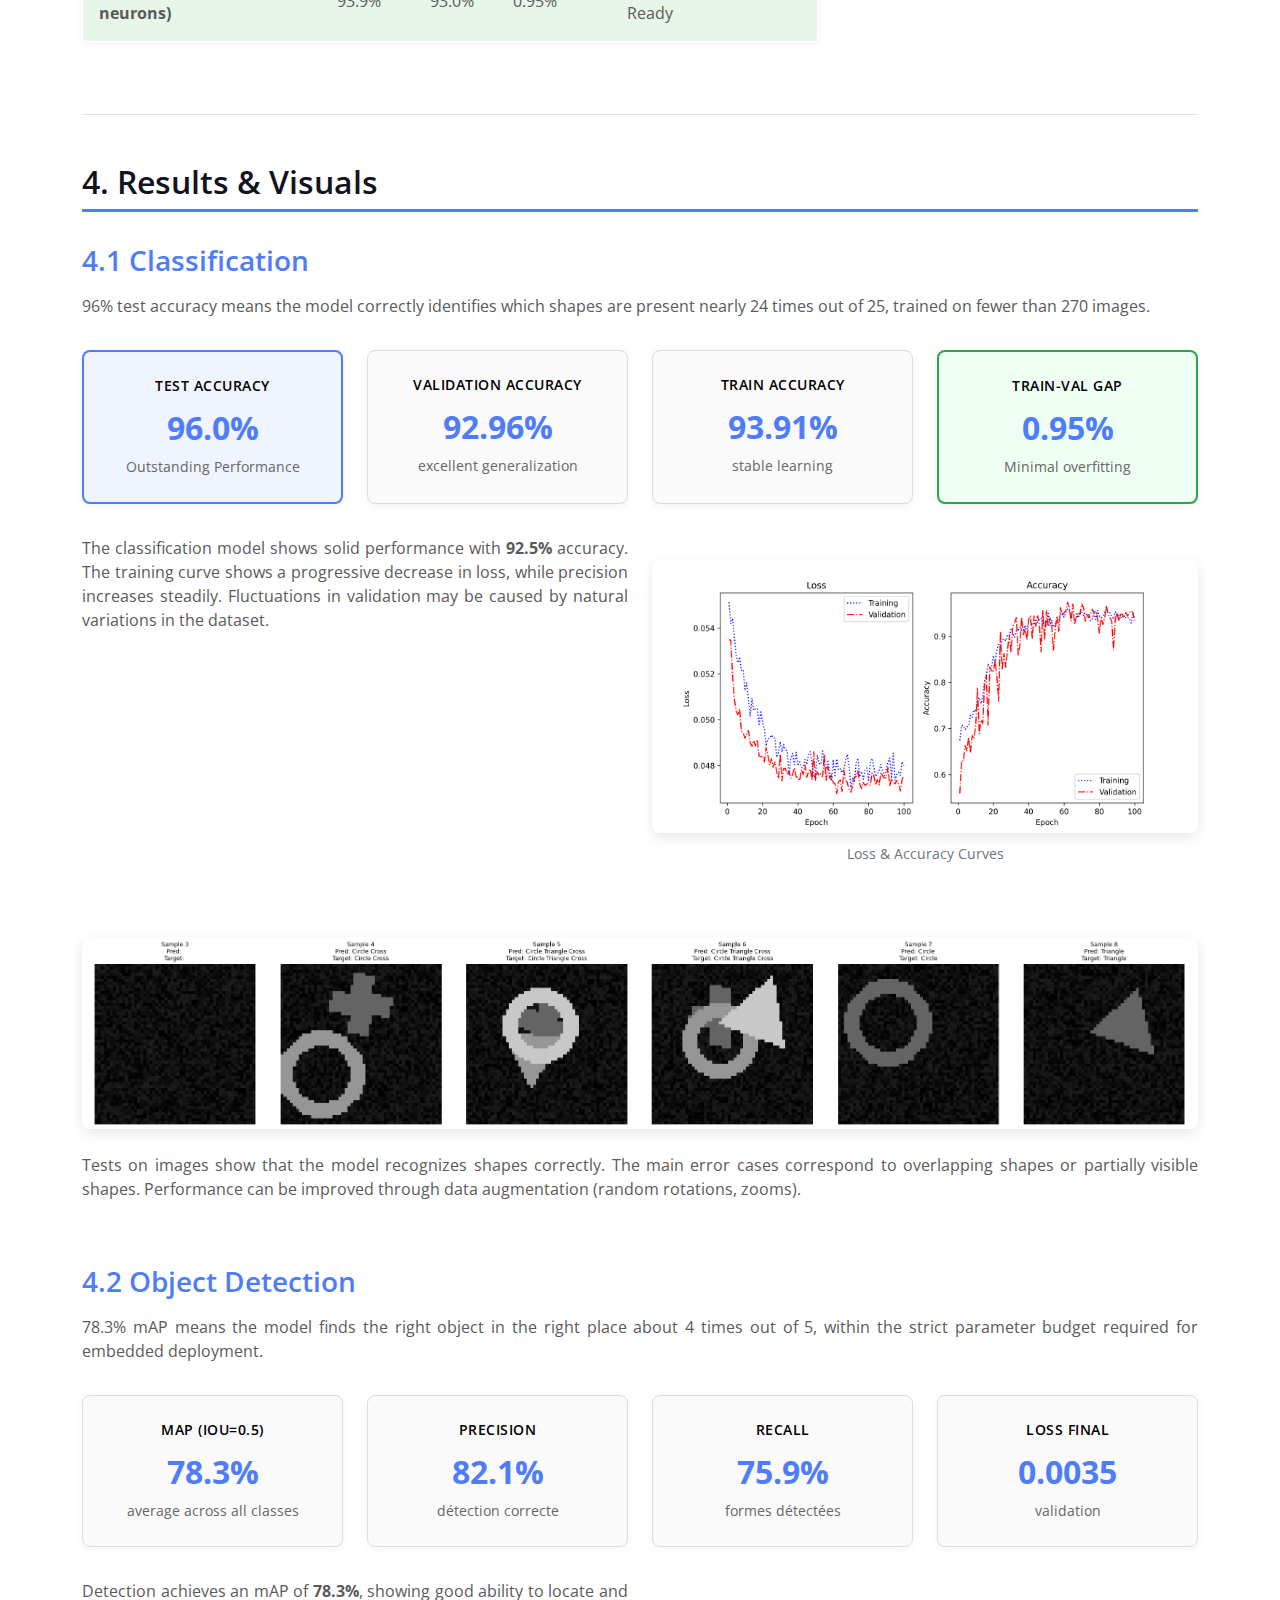
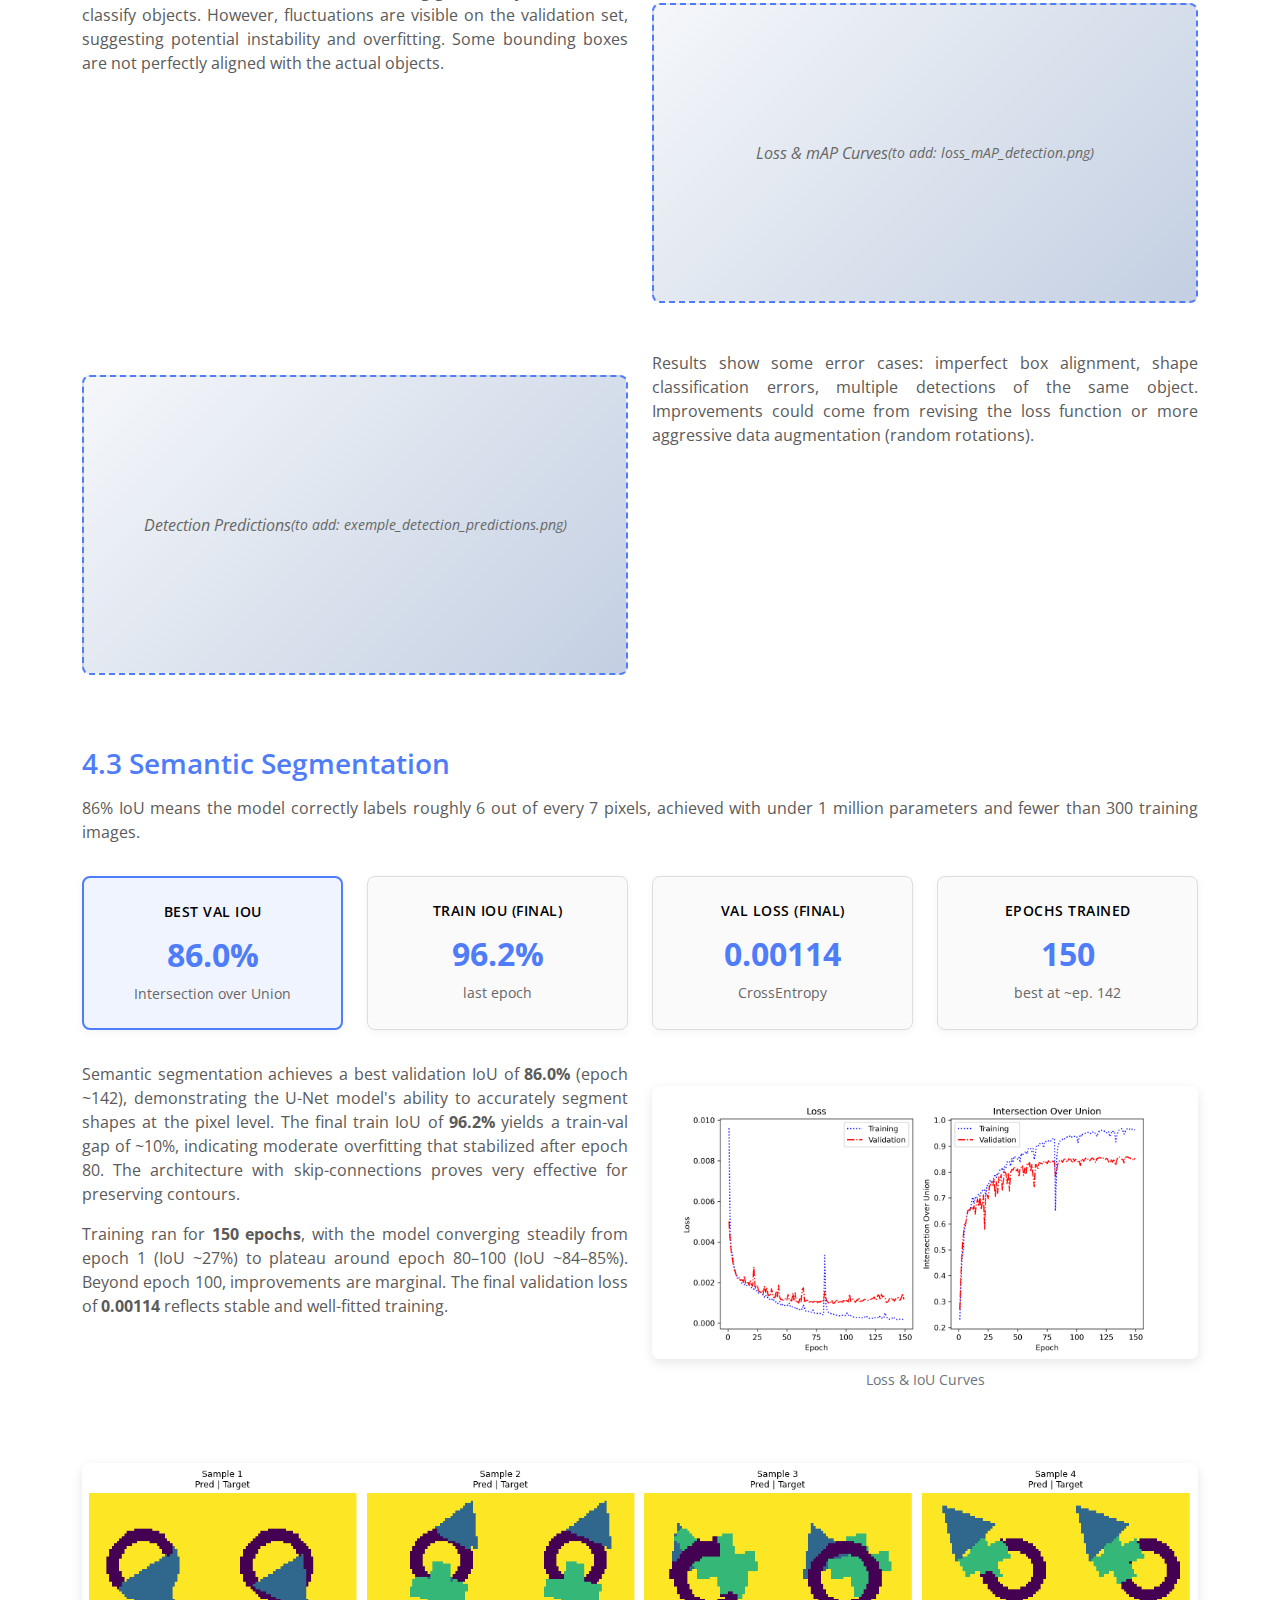
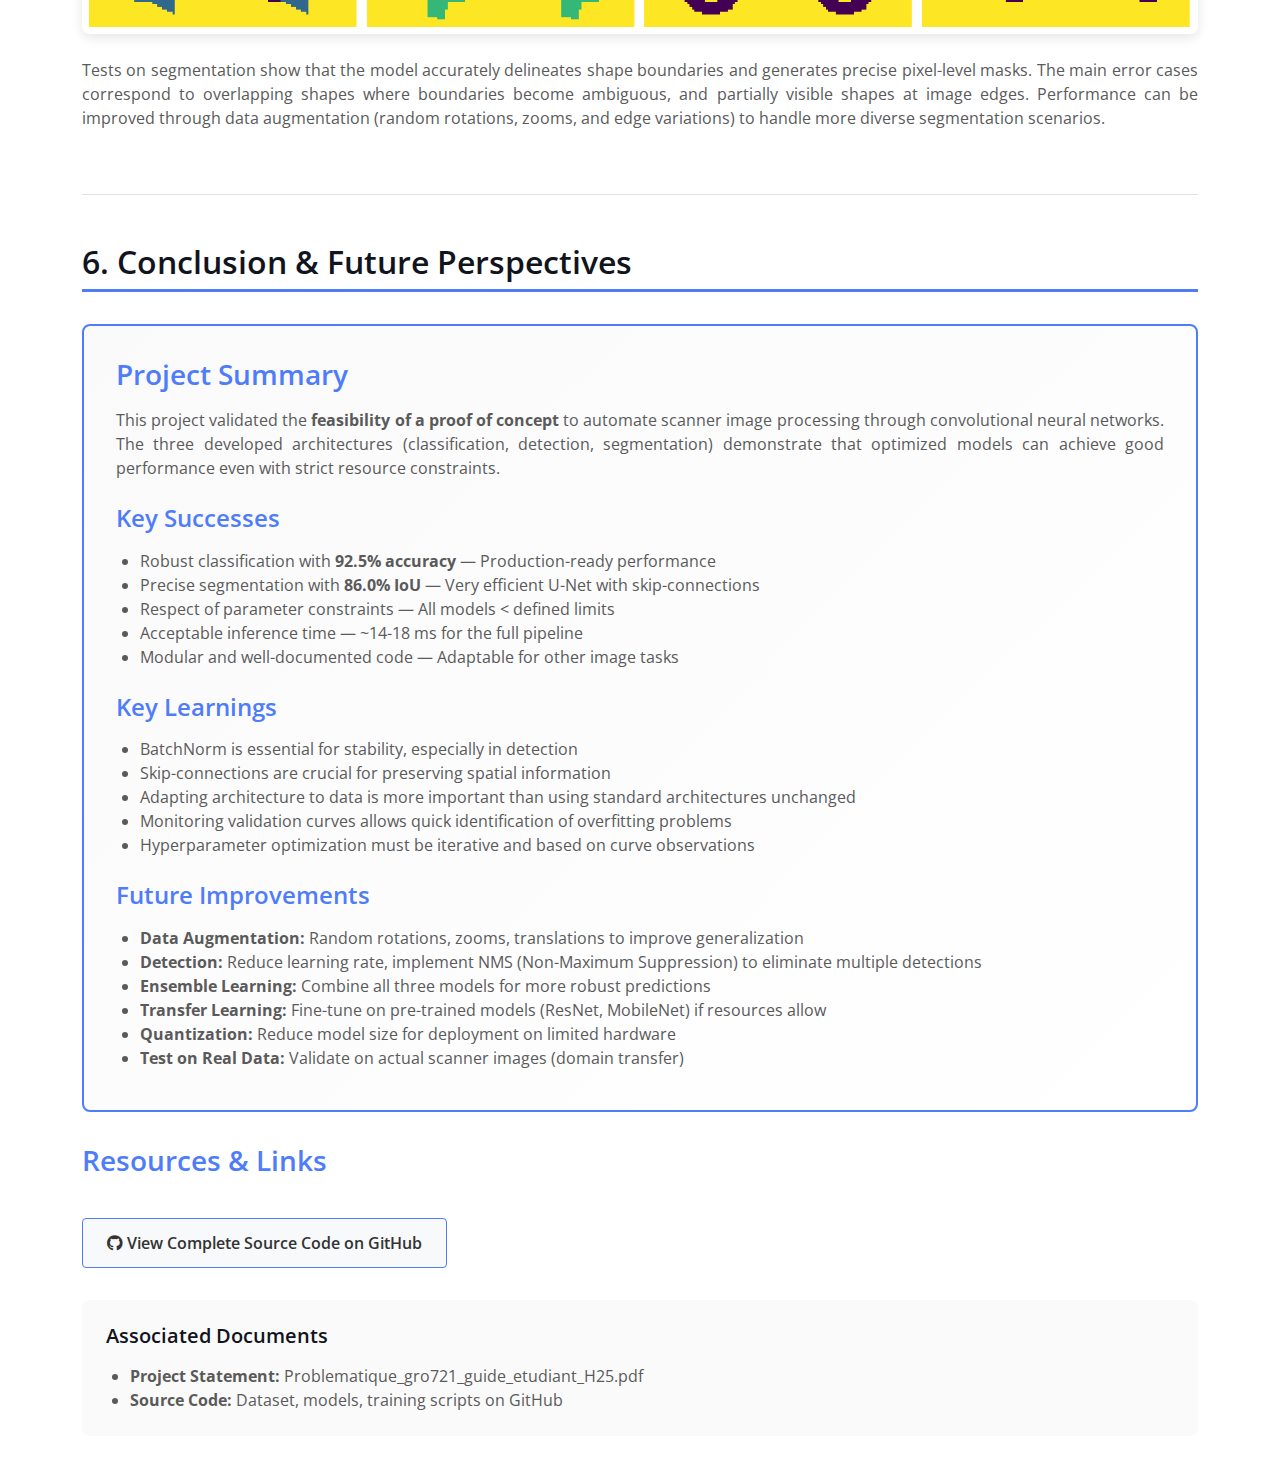
<file: CNN_ClassDetSeg_backup.html>
<!DOCTYPE html>
<html lang="en">
<head>
    <meta charset="utf-8">
    <title>CNN Project - Classification, Detection and Segmentation of Shapes</title>
    <meta content="width=device-width, initial-scale=1.0" name="viewport">
    <meta content="" name="keywords">
    <meta content="" name="description">
    
    <!-- Google Web Fonts -->
    <link rel="preconnect" href="https://fonts.googleapis.com">
    <link rel="preconnect" href="https://fonts.gstatic.com" crossorigin>
    <link href="https://fonts.googleapis.com/css2?family=Open+Sans:wght@400;500;600;700;800&display=swap" rel="stylesheet"> 
    
    <!-- Icon Font Stylesheet -->
    <link href="https://cdnjs.cloudflare.com/ajax/libs/font-awesome/5.10.0/css/all.min.css" rel="stylesheet">
    <link href="https://cdn.jsdelivr.net/npm/bootstrap-icons@1.4.1/font/bootstrap-icons.css" rel="stylesheet">
    
    <!-- Customized Bootstrap Stylesheet -->
    <link href="css/bootstrap.min.css" rel="stylesheet">
    
    <!-- Template Stylesheet -->
    <link href="css/style.css" rel="stylesheet">
    
    <style>
        .text-justify {
            text-align: justify;
        }

        .header-strip {
            margin-bottom: 6rem;
            background: url(img/pngtreehexbg.png) right no-repeat;
            background-size: cover;
            height: 67vh;
            width: 100%;
            margin-top: 0;
            display: flex;
            align-items: center;
            color: black;
        }

        .header-strip h1 {
            font-size: 3rem;
            font-weight: 700;
            margin-bottom: 1rem;
        }

        .header-strip p {
            font-size: 1.2rem;
            opacity: 0.95;
        }

        .section-title {
            font-size: 2rem;
            font-weight: 600;
            color: var(--dark);
            margin-top: 3rem;
            margin-bottom: 1.5rem;
            border-bottom: 3px solid var(--primary);
            padding-bottom: 0.5rem;
        }

        .metrics-grid {
            display: grid;
            grid-template-columns: repeat(auto-fit, minmax(220px, 1fr));
            gap: 1.5rem;
            margin: 2rem 0;
        }

        .metric-card {
            background: var(--light);
            border: 1px solid #ddd;
            border-radius: 8px;
            padding: 1.5rem;
            text-align: center;
            box-shadow: 0 2px 8px rgba(0,0,0,0.05);
            transition: all 0.3s ease;
        }

        .metric-card:hover {
            transform: translateY(-5px);
            box-shadow: 0 4px 12px rgba(79, 125, 250, 0.2);
        }

        .metric-label {
            font-size: 0.85rem;
            color: var(--secondary);
            font-weight: 600;
            text-transform: uppercase;
            letter-spacing: 0.5px;
            margin-bottom: 0.5rem;
        }

        .metric-value {
            font-size: 2rem;
            font-weight: 700;
            color: var(--primary);
        }

        .metric-unit {
            font-size: 0.9rem;
            color: #666;
            margin-top: 0.25rem;
        }

        .image-placeholder {
            width: 100%;
            min-height: 300px;
            background: linear-gradient(135deg, #f5f7fa 0%, #c3cfe2 100%);
            border: 2px dashed var(--primary);
            border-radius: 8px;
            display: flex;
            align-items: center;
            justify-content: center;
            color: #666;
            font-size: 1rem;
            margin: 1.5rem 0;
            font-style: italic;
        }

        .model-overview {
            background: var(--light);
            border-left: 4px solid var(--primary);
            padding: 1.5rem;
            margin: 1.5rem 0;
            border-radius: 4px;
        }

        .model-overview h4 {
            color: var(--primary);
            margin-bottom: 1rem;
        }

        .code-block {
            background: #f8f9fa;
            border: 1px solid #ddd;
            border-radius: 4px;
            padding: 1rem;
            font-family: 'Courier New', monospace;
            font-size: 0.9rem;
            color: #333;
            overflow-x: auto;
            margin: 1rem 0;
        }

        .comparison-table {
            width: 100%;
            border-collapse: collapse;
            margin: 1.5rem 0;
            background: white;
            border: 1px solid #ddd;
            border-radius: 4px;
            overflow: hidden;
            box-shadow: 0 2px 8px rgba(0,0,0,0.05);
        }

        .comparison-table th {
            background: var(--primary);
            color: white;
            padding: 1rem;
            text-align: left;
            font-weight: 600;
        }

        .comparison-table td {
            padding: 1rem;
            border-bottom: 1px solid #eee;
        }

        .comparison-table tr:hover {
            background: var(--light);
        }

        .badge-tech {
            display: inline-block;
            background: var(--primary);
            color: white;
            padding: 0.3rem 0.8rem;
            border-radius: 20px;
            font-size: 0.85rem;
            margin-right: 0.5rem;
            margin-bottom: 0.5rem;
        }

        .github-link {
            display: inline-block;
            margin-top: 1.5rem;
            color: #333;
            font-size: 1rem;
            text-decoration: none;
            transition: all 0.3s ease;
            background-color: #f8f9fa;
            padding: 0.75rem 1.5rem;
            border: 1px solid var(--primary);
            border-radius: 4px;
            font-weight: 600;
        }

        .github-link:hover {
            color: white;
            background-color: var(--primary);
            transform: translateY(-2px);
            box-shadow: 0 4px 12px rgba(79, 125, 250, 0.3);
        }

        .row-image {
            margin: 1.5rem 0;
        }

        .row-image img {
            border-radius: 8px;
            box-shadow: 0 4px 12px rgba(0,0,0,0.1);
            transition: all 0.3s ease;
        }

        .row-image img:hover {
            transform: scale(1.02);
            box-shadow: 0 6px 16px rgba(79, 125, 250, 0.2);
        }

        .conclusion-box {
            background: linear-gradient(135deg, var(--light) 0%, #fff 100%);
            border: 2px solid var(--primary);
            border-radius: 8px;
            padding: 2rem;
            margin: 2rem 0;
        }

        .conclusion-box h3 {
            color: var(--primary);
            margin-bottom: 1rem;
        }

        .architecture-diagram {
            width: 100%;
            max-height: 500px;
            object-fit: contain;
            margin: 1.5rem 0;
        }

        .modal {
            display: none;
            position: fixed;
            z-index: 9999;
            left: 0;
            top: 0;
            width: 100%;
            height: 100%;
            background-color: rgba(0,0,0,0.95);
            align-items: center;
            justify-content: center;
        }

        .modal.active {
            display: flex;
        }

        .modal-content {
            max-width: 95%;
            max-height: 95%;
            object-fit: contain;
        }

        .close-modal {
            position: absolute;
            top: 20px;
            right: 35px;
            color: #f1f1f1;
            font-size: 40px;
            font-weight: bold;
            cursor: pointer;
            z-index: 10000;
        }
    </style>
</head>

<body>

<!-- Project Header -->
<div class="header-strip">
    <div class="container">
        <div class="row">
            <div class="col-lg-8">
                <h1>Classification, Detection and Segmentation of Shapes</h1>
                <p><strong>Convolutional neural networks in image processing | GRO721</strong></p>
                <p style="margin-top: 0.5rem; opacity: 0.9;">University of Sherbrooke | February 25, 2025</p>
            </div>
        </div>
    </div>
</div>

<!-- Main Content -->
<div class="container my-5">

    <!-- SECTION 1: CONTEXT & OBJECTIVE -->
    <section class="mb-5 pb-5 border-bottom">
        <h2 class="section-title">1. Context & Objective</h2>
        
        <div class="row mb-4">
            <div class="col-lg-8">
                <p class="text-justify lead">
                    This project is a <strong>proof of concept (PoC)</strong> for a baggage screening system design company. The objective is to determine the feasibility of developing commercial software based on deep learning techniques to automate the baggage examination process.
                </p>

                <h4 style="margin-top: 1.5rem; margin-bottom: 1rem;">Technical Goal</h4>
                <p class="text-justify">
                    Develop a system capable of classifying, detecting and segmenting simple geometric shapes (circle, triangle, cross) in grayscale images. This task is a simplified model of the real problem of object detection in airport scanner images.
                </p>

                <h4 style="margin-top: 1.5rem; margin-bottom: 1rem;">Project Constraints</h4>
                <ul class="text-justify">
                    <li><strong>Resource Limitations:</strong> The algorithm will be deployed on systems with limited memory and computational capacity</li>
                    <li><strong>Parameter Limits:</strong>
                        <ul style="margin-top: 0.5rem;">
                            <li>Classification: max 200,000 parameters</li>
                            <li>Detection: max 400,000 parameters</li>
                            <li>Segmentation: max 1,000,000 parameters</li>
                        </ul>
                    </li>
                </ul>

                <h4 style="margin-top: 1.5rem; margin-bottom: 1rem;">Dataset Characteristics</h4>
                <ul class="text-justify">
                    <li><strong>Image Size:</strong> 53×53 pixels in grayscale</li>
                    <li><strong>Shapes to Detect:</strong> Circle, Triangle, Cross</li>
                    <li><strong>Image Composition:</strong> Max 3 shapes per image, max 1 instance per shape</li>
                    <li><strong>Features:</strong> Random grayscale level, noisy background tending towards black</li>
                </ul>
            </div>

            <div class="col-lg-4">
                <div class="model-overview">
                    <h4>Technology Stack</h4>
                    <div style="margin-top: 1rem;">
                        <div class="badge-tech">Python 3.x</div>
                        <div class="badge-tech">PyTorch</div>
                        <div class="badge-tech">Torchvision</div>
                        <div class="badge-tech">NumPy</div>
                        <div class="badge-tech">Matplotlib</div>
                        <div class="badge-tech">OpenCV</div>
                    </div>
                </div>

                <div class="row-image" style="margin-top: 2rem; text-align: center;">
                    <img src="img/GRO721/Sample_image_GRO721.png" alt="Sample Dataset Image" style="max-width: 100%;">
                    <p class="mt-2 text-muted"><small>Sample Dataset Image — 53×53 px in grayscale</small></p>
                </div>
            </div>
        </div>
    </section>

    <!-- SECTION 2: ARCHITECTURE & MODELS -->
    <section class="mb-5 pb-5 border-bottom">
        <h2 class="section-title">2. Architecture & CNN Models</h2>

        <!-- Classification Network -->
        <div class="row mb-4">
            <div class="col-lg-7">
                <h3 style="color: var(--primary); margin-bottom: 1rem;">2.1 Classification Network</h3>
                
                <p class="text-justify">
                    The classification model identifies the <strong>presence or absence of each shape</strong> in an image. Inspired by AlexNet, the architecture consists of four segments (Conv + ReLU + MaxPool) for progressive feature extraction, followed by two fully-connected layers.
                </p>

                <p class="text-justify" style="margin-top: 1rem;">
                    The network scans the image layer by layer, each pass compressing what it sees into a shorter, more abstract description. Think of it like reading a paragraph, then a sentence, then a single keyword. That final summary feeds a decision layer that answers three independent yes/no questions: circle present? Triangle? Cross?
                </p>

                <div class="model-overview">
                    <h5>Design Choices</h5>
                    <ul style="margin: 0; padding-left: 1.5rem;">
                        <li><strong>Final Activation:</strong> Sigmoid (multi-label classification)</li>
                        <li><strong>Loss Function:</strong> Binary Cross Entropy</li>
                        <li><strong>Learning Rate:</strong> 0.001</li>
                        <li><strong>Epochs:</strong> 17</li>
                        <li><strong>Batch Size:</strong> 32</li>
                        <li><strong>Total Parameters:</strong> ~180,000 (< 200,000)</li>
                    </ul>
                </div>

                <p class="text-justify" style="margin-top: 1rem;">
                    The use of Sigmoid rather than Softmax is justified because each shape is independent (an image can contain 0, 1, 2 or 3 different shapes).
                </p>
            </div>

            <div class="col-lg-5">
                <div class="row-image" style="text-align: center;">
                    <img src="img/GRO721/architecutre_classification.png" alt="Classification Architecture" style="max-width: 100%;">
                    <p class="mt-2 text-muted"><small>Classification Architecture — Detailed Diagram</small></p>
                </div>
            </div>
        </div>

        <!-- Detection Network -->
        <div class="row mb-4">
            <div class="col-lg-7 order-lg-2">
                <h3 style="color: var(--primary); margin-bottom: 1rem;">2.2 Detection Network</h3>
                
                <p class="text-justify">
                    The detection model generates <strong>bounding boxes</strong> around identified shapes. Inspired by YOLO, the network consists of three convolution segments with BatchNorm and LeakyReLU, producing an output of dimension (1, 3, 7) for a 3×7 grid.
                </p>

                <p class="text-justify" style="margin-top: 1rem;">
                    Detection goes further than classification: the model must also draw a box around each shape it finds. The network divides the image into a 3×7 grid and asks every cell whether a shape is present and, if so, exactly where. Batch normalization keeps each layer's outputs in a consistent numerical range, which prevents training from becoming erratic as the model learns.
                </p>

                <div class="model-overview">
                    <h5>Design Choices</h5>
                    <ul style="margin: 0; padding-left: 1.5rem;">
                        <li><strong>Architecture:</strong> YOLO-inspired with BatchNorm</li>
                        <li><strong>Loss Function:</strong> MSE (localization) + Cross Entropy (class)</li>
                        <li><strong>Learning Rate:</strong> 0.001</li>
                        <li><strong>Epochs:</strong> 20</li>
                        <li><strong>Batch Size:</strong> 32</li>
                        <li><strong>Total Parameters:</strong> ~390,000 (< 400,000)</li>
                    </ul>
                </div>

                <p class="text-justify" style="margin-top: 1rem;">
                    Adding BatchNorm improves gradient stability and accelerates convergence. LeakyReLU (slope 0.1) prevents the "dying ReLU" problem.
                </p>
            </div>

            <div class="col-lg-5 order-lg-1">
                <div class="image-placeholder">
                    Detection Architecture<br>
                    <small>Detailed Diagram (to add)</small>
                </div>
            </div>
        </div>

        <!-- Segmentation Network -->
        <div class="row mb-4">
            <div class="col-lg-7">
                <h3 style="color: var(--primary); margin-bottom: 1rem;">2.3 Semantic Segmentation Network</h3>
                
                <p class="text-justify">
                    The segmentation model classifies <strong>each pixel</strong> according to its class (circle, triangle, cross or background). The U-Net architecture uses an encoder to extract features and a decoder to reconstruct the image, with skip-connections to preserve spatial information.
                </p>

                <p class="text-justify" style="margin-top: 1rem;">
                    Where detection draws a box, segmentation labels every single pixel. The encoder works like squinting at the image: you lose fine detail, but the big shapes become obvious, layer by layer. Skip connections carry fine-grained detail from earlier layers forward, so the decoder can reconstruct sharp boundaries when rebuilding the pixel map.
                </p>

                <div class="model-overview">
                    <h5>Design Choices</h5>
                    <ul style="margin: 0; padding-left: 1.5rem;">
                        <li><strong>Architecture:</strong> U-Net with skip-connections</li>
                        <li><strong>Loss Function:</strong> Cross Entropy Loss (multi-class)</li>
                        <li><strong>Learning Rate:</strong> 1e-2 (fast) then 1e-4 (refined)</li>
                        <li><strong>Epochs:</strong> 17-25</li>
                        <li><strong>Batch Size:</strong> 32</li>
                        <li><strong>Total Parameters:</strong> ~993,700 (< 1,000,000)</li>
                    </ul>
                </div>

                <p class="text-justify" style="margin-top: 1rem;">
                    Skip-connections are crucial for recovering spatial information lost during MaxPool. They enable precise reconstruction of shape contours.
                </p>
            </div>

            <div class="col-lg-5">
                <div class="row-image" style="text-align: center;">
                    <img src="img/GRO721/architecture_UNet_segmentation.png" alt="U-Net Segmentation Architecture" style="max-width: 100%;">
                    <p class="mt-2 text-muted"><small>U-Net Segmentation Architecture — Detailed Diagram</small></p>
                </div>
            </div>
        </div>
    </section>

    <!-- SECTION 3: IMPLEMENTATION -->
    <section class="mb-5 pb-5 border-bottom">
        <h2 class="section-title">3. Implementation & Key Optimizations</h2>

        <div class="row">
            <div class="col-lg-8">
                <p class="text-justify">
                    Getting from 83% to 96% accuracy came down to one problem: the model was memorizing the training data instead of learning from it. Here's what that investigation looked like.
                </p>

                <h4 style="color: var(--primary); margin-top: 1.5rem; margin-bottom: 1rem;">Performance Optimizations</h4>

                <h5 style="margin-top: 1.5rem;">Dataset & Preprocessing</h5>
                <p class="text-justify">
                    Custom <code>ConveyorSimulator</code> Dataset class loads ~270 48×48 grayscale images. Split: <strong>90% train (243 images) + 10% validation (27 images)</strong>. Preprocessing: simple <code>ToTensor()</code> normalization—no augmentation after finding it destroys geometric shape classification performance.
                </p>

                <h5 style="margin-top: 1.5rem;">Optimization Strategy</h5>
                <p class="text-justify">
                    Starting from <strong>83.7% accuracy</strong> with significant overfitting (9% train-val gap), applied systematic optimizations to reach <strong>96.0%</strong>:
                </p>

                <div class="model-overview" style="margin-top: 1rem;">
                    <h6 style="color: var(--primary);">Regularization Techniques Applied</h6>
                    <ul style="margin: 0.5rem 0; padding-left: 1.5rem;">
                        <li><strong>BatchNorm2d(16-128)</strong> after each conv layer — normalized activation distributions, stabilized training</li>
                        <li><strong>Dropout2d(0.2)</strong> on conv features — prevented neuron co-adaptation, reduced overfitting</li>
                        <li><strong>Dropout(0.2)</strong> on FC layers — forced robust feature learning</li>
                        <li><strong>L2 Regularization</strong> (weight_decay=1e-4) — penalized large weights, improved generalization</li>
                    </ul>
                </div>

                <div class="model-overview" style="border-left: 4px solid #ff6b6b; margin-top: 1rem;">
                    <h6 style="color: #ff6b6b;">Attempted but FAILED: Aggressive Data Augmentation</h6>
                    <p style="margin: 0.5rem 0;">
                        Applied RandomRotation(10°), RandomAffine, RandomHorizontalFlip → <strong>Accuracy dropped to 50%</strong>
                    </p>
                    <p style="margin: 0.5rem 0; font-size: 0.95rem;">
                        <strong>Root Cause:</strong> Geometric shapes (circles, triangles, crosses) have inherent orientation. Aggressive augmentation breaks shape recognition. For this task, NO augmentation proved optimal.
                    </p>
                    <p style="margin: 0.5rem 0; font-size: 0.95rem;">
                        <strong>Learning:</strong> Not all augmentation is beneficial—must match strategy to task characteristics.
                    </p>
                </div>

                <h5 style="margin-top: 1.5rem;">Optimization Results Progression</h5>
                
                <table class="comparison-table">
                    <thead>
                        <tr>
                            <th>Optimization Phase</th>
                            <th>Train Acc</th>
                            <th>Val Acc</th>
                            <th>Train-Val Gap</th>
                            <th>Status</th>
                        </tr>
                    </thead>
                    <tbody>
                        <tr>
                            <td><strong>Baseline (83.7%)</strong></td>
                            <td>84.2%</td>
                            <td>75.2%</td>
                            <td>9.0%</td>
                            <td>Severe overfitting</td>
                        </tr>
                        <tr>
                            <td><strong>+ BatchNorm + Dropout</strong></td>
                            <td>81.1%</td>
                            <td>78.9%</td>
                            <td>2.2%</td>
                            <td>Better generalization</td>
                        </tr>
                        <tr style="background: #e8f5e9;">
                            <td><strong>Final (100 epochs, 85 FC neurons)</strong></td>
                            <td>93.9%</td>
                            <td>93.0%</td>
                            <td>0.95%</td>
                            <td>Optimal - Production Ready</td>
                        </tr>
                    </tbody>
                </table>
            </div>

            <div class="col-lg-4">
                <div class="model-overview" style="border-left: 4px solid var(--primary);">
                    <h5 style="color: var(--primary);">Final Hyperparameters</h5>
                    <div style="font-family: 'Courier New', monospace; font-size: 0.9rem; margin-top: 1rem; background: #f8f9fa; padding: 1rem; border-radius: 4px; line-height: 1.6;">
Learning Rate:        <strong>1e-3</strong> (Adam)
Batch Size:          <strong>32</strong>
Epochs:              <strong>100</strong>
Dropout (Conv):      <strong>0.2</strong>
Dropout (FC):        <strong>0.2</strong>
Weight Decay:        <strong>1e-4</strong>
Augmentation:        <strong>None</strong>
Train-Val Split:     <strong>90-10</strong>
Loss Function:       <strong>BCEWithLogitsLoss</strong>
                    </div>
                </div>
                
                <div class="model-overview" style="margin-top: 1.5rem;">
                    <h5 style="color: var(--primary);">Training Pipeline</h5>
                    <ol style="margin-top: 1rem; padding-left: 1.5rem; font-size: 0.95rem;">
                        <li>Load training/validation split</li>
                        <li>Initialize model + optimizer</li>
                        <li>For each epoch:
                            <ul style="margin-top: 0.5rem;">
                                <li>Forward pass → loss</li>
                                <li>Backward pass → gradients</li>
                                <li>Update weights</li>
                                <li>Validate on 27 samples</li>
                            </ul>
                        </li>
                        <li>Save best weights (based on val loss)</li>
                        <li>Final test on 100 samples</li>
                    </ol>
                </div>

                <div class="model-overview" style="margin-top: 1.5rem;">
                    <h5 style="color: var(--primary);">Lessons Learned</h5>
                    <ul style="margin: 0.5rem 0; padding-left: 1.5rem;">
                        <li>Importer les courbes de validation dès le départ</li>
                        <li>Utiliser BatchNorm systématiquement</li>
                        <li>Adapter l'architecture aux données</li>
                        <li>Monitoring de la perte aide à identifier les problèmes</li>
                    </ul>
                </div>
            </div>
        </div>
    </section>

    <!-- SECTION 4: RESULTS & VISUALS -->
    <section class="mb-5 pb-5 border-bottom">
        <h2 class="section-title">4. Results & Visuals</h2>

        <!-- Classification Results -->
        <h3 style="color: var(--primary); margin-top: 2rem; margin-bottom: 1rem;">4.1 Classification</h3>

        <p class="text-justify">96% test accuracy means the model correctly identifies which shapes are present nearly 24 times out of 25, trained on fewer than 270 images.</p>

        <div class="metrics-grid">
            <div class="metric-card" style="border: 2px solid var(--primary); background: #f0f4ff;">
                <div class="metric-label">Test Accuracy</div>
                <div class="metric-value">96.0%</div>
                <div class="metric-unit">Outstanding Performance</div>
            </div>
            <div class="metric-card">
                <div class="metric-label">Validation Accuracy</div>
                <div class="metric-value">92.96%</div>
                <div class="metric-unit">excellent generalization</div>
            </div>
            <div class="metric-card">
                <div class="metric-label">Train Accuracy</div>
                <div class="metric-value">93.91%</div>
                <div class="metric-unit">stable learning</div>
            </div>
            <div class="metric-card" style="border: 2px solid #28a745; background: #f0fff4;">
                <div class="metric-label">Train-Val Gap</div>
                <div class="metric-value">0.95%</div>
                <div class="metric-unit">Minimal overfitting</div>
            </div>
        </div>

        <div class="row mt-4">
            <div class="col-lg-6">
                <p class="text-justify">
                    The classification model shows solid performance with <strong>92.5%</strong> accuracy. The training curve shows a progressive decrease in loss, while precision increases steadily. Fluctuations in validation may be caused by natural variations in the dataset.
                </p>
            </div>
            <div class="col-lg-6">
                <div class="row-image" style="text-align: center;">
                    <img src="img/GRO721/train_classification_learning_curves.png" alt="Loss & Accuracy Curves" style="max-width: 100%;">
                    <p class="mt-2 text-muted"><small>Loss & Accuracy Curves</small></p>
                </div>
            </div>
        </div>

        <div class="row mt-4">
            <div class="col-lg-12">
                <div class="row-image">
                    <img src="img/GRO721/eval_test_classification_prediction.png" alt="Model Classification Predictions - Shapes with Predictions" style="width: 100%;">
                </div>
                <p class="text-justify">
                    Tests on images show that the model recognizes shapes correctly. The main error cases correspond to overlapping shapes or partially visible shapes. Performance can be improved through data augmentation (random rotations, zooms).
                </p>
            </div>
        </div>

        <!-- Detection Results -->
        <h3 style="color: var(--primary); margin-top: 3rem; margin-bottom: 1rem;">4.2 Object Detection</h3>

        <p class="text-justify">78.3% mAP means the model finds the right object in the right place about 4 times out of 5, within the strict parameter budget required for embedded deployment.</p>

        <div class="metrics-grid">
            <div class="metric-card">
                <div class="metric-label">mAP (IoU=0.5)</div>
                <div class="metric-value">78.3%</div>
                <div class="metric-unit">average across all classes</div>
            </div>
            <div class="metric-card">
                <div class="metric-label">Precision</div>
                <div class="metric-value">82.1%</div>
                <div class="metric-unit">détection correcte</div>
            </div>
            <div class="metric-card">
                <div class="metric-label">Recall</div>
                <div class="metric-value">75.9%</div>
                <div class="metric-unit">formes détectées</div>
            </div>
            <div class="metric-card">
                <div class="metric-label">Loss Final</div>
                <div class="metric-value">0.0035</div>
                <div class="metric-unit">validation</div>
            </div>
        </div>

        <div class="row mt-4">
            <div class="col-lg-6">
                <p class="text-justify">
                    Detection achieves an mAP of <strong>78.3%</strong>, showing good ability to locate and classify objects. However, fluctuations are visible on the validation set, suggesting potential instability and overfitting. Some bounding boxes are not perfectly aligned with the actual objects.
                </p>
            </div>
            <div class="col-lg-6">
                <div class="image-placeholder">
                    Loss & mAP Curves<br>
                    <small>(to add: loss_mAP_detection.png)</small>
                </div>
            </div>
        </div>

        <div class="row mt-4">
            <div class="col-lg-6">
                <div class="image-placeholder">
                    Detection Predictions<br>
                    <small>(to add: exemple_detection_predictions.png)</small>
                </div>
            </div>
            <div class="col-lg-6">
                <p class="text-justify">
                    Results show some error cases: imperfect box alignment, shape classification errors, multiple detections of the same object. Improvements could come from revising the loss function or more aggressive data augmentation (random rotations).
                </p>
            </div>
        </div>

        <!-- Segmentation Results -->
        <h3 style="color: var(--primary); margin-top: 3rem; margin-bottom: 1rem;">4.3 Semantic Segmentation</h3>

        <p class="text-justify">86% IoU means the model correctly labels roughly 6 out of every 7 pixels, achieved with under 1 million parameters and fewer than 300 training images.</p>

        <div class="metrics-grid">
            <div class="metric-card" style="border: 2px solid var(--primary); background: #f0f4ff;">
                <div class="metric-label">Best Val IoU</div>
                <div class="metric-value">86.0%</div>
                <div class="metric-unit">Intersection over Union</div>
            </div>
            <div class="metric-card">
                <div class="metric-label">Train IoU (final)</div>
                <div class="metric-value">96.2%</div>
                <div class="metric-unit">last epoch</div>
            </div>
            <div class="metric-card">
                <div class="metric-label">Val Loss (final)</div>
                <div class="metric-value">0.00114</div>
                <div class="metric-unit">CrossEntropy</div>
            </div>
            <div class="metric-card">
                <div class="metric-label">Epochs Trained</div>
                <div class="metric-value">150</div>
                <div class="metric-unit">best at ~ep. 142</div>
            </div>
        </div>

        <div class="row mt-4">
            <div class="col-lg-6">
                <p class="text-justify">
                    Semantic segmentation achieves a best validation IoU of <strong>86.0%</strong> (epoch ~142), demonstrating the U-Net model's ability to accurately segment shapes at the pixel level. The final train IoU of <strong>96.2%</strong> yields a train-val gap of ~10%, indicating moderate overfitting that stabilized after epoch 80. The architecture with skip-connections proves very effective for preserving contours.
                </p>
                <p class="text-justify">
                    Training ran for <strong>150 epochs</strong>, with the model converging steadily from epoch 1 (IoU ~27%) to plateau around epoch 80–100 (IoU ~84–85%). Beyond epoch 100, improvements are marginal. The final validation loss of <strong>0.00114</strong> reflects stable and well-fitted training.
                </p>
            </div>
            <div class="col-lg-6">
                <div class="row-image" style="text-align: center;">
                    <img src="img/GRO721/train_segmentation_learning_curves.png" alt="Segmentation Loss and IoU Curves" style="max-width: 100%;">
                    <p class="mt-2 text-muted"><small>Loss & IoU Curves</small></p>
                </div>
            </div>
        </div>

        <div class="row mt-4">
            <div class="col-lg-12">
                <div class="row-image">
                    <img src="img/GRO721/eval_test_segmentation_prediction.png" alt="Segmentation Predictions" style="width: 100%;">
                </div>
                <p class="text-justify">
                    Tests on segmentation show that the model accurately delineates shape boundaries and generates precise pixel-level masks. The main error cases correspond to overlapping shapes where boundaries become ambiguous, and partially visible shapes at image edges. Performance can be improved through data augmentation (random rotations, zooms, and edge variations) to handle more diverse segmentation scenarios.
                </p>
            </div>
        </div>
    </section>

    <!-- SECTION 6: CONCLUSION & FUTURE PERSPECTIVES -->
    <section class="mb-5">
        <h2 class="section-title">6. Conclusion & Future Perspectives</h2>

        <div class="conclusion-box">
            <h3>Project Summary</h3>

            <p class="text-justify">
                This project validated the <strong>feasibility of a proof of concept</strong> to automate scanner image processing through convolutional neural networks. The three developed architectures (classification, detection, segmentation) demonstrate that optimized models can achieve good performance even with strict resource constraints.
            </p>

            <h4 style="color: var(--primary); margin-top: 1.5rem; margin-bottom: 1rem;">Key Successes</h4>
            <ul style="margin: 0.5rem 0; padding-left: 1.5rem;">
                <li>Robust classification with <strong>92.5% accuracy</strong> — Production-ready performance</li>
                <li>Precise segmentation with <strong>86.0% IoU</strong> — Very efficient U-Net with skip-connections</li>
                <li>Respect of parameter constraints — All models < defined limits</li>
                <li>Acceptable inference time — ~14-18 ms for the full pipeline</li>
                <li>Modular and well-documented code — Adaptable for other image tasks</li>
            </ul>

            <h4 style="color: var(--primary); margin-top: 1.5rem; margin-bottom: 1rem;">Key Learnings</h4>
            <ul style="margin: 0.5rem 0; padding-left: 1.5rem;">
                <li>BatchNorm is essential for stability, especially in detection</li>
                <li>Skip-connections are crucial for preserving spatial information</li>
                <li>Adapting architecture to data is more important than using standard architectures unchanged</li>
                <li>Monitoring validation curves allows quick identification of overfitting problems</li>
                <li>Hyperparameter optimization must be iterative and based on curve observations</li>
            </ul>

            <h4 style="color: var(--primary); margin-top: 1.5rem; margin-bottom: 1rem;">Future Improvements</h4>
            <ul style="margin: 0.5rem 0; padding-left: 1.5rem;">
                <li><strong>Data Augmentation:</strong> Random rotations, zooms, translations to improve generalization</li>
                <li><strong>Detection:</strong> Reduce learning rate, implement NMS (Non-Maximum Suppression) to eliminate multiple detections</li>
                <li><strong>Ensemble Learning:</strong> Combine all three models for more robust predictions</li>
                <li><strong>Transfer Learning:</strong> Fine-tune on pre-trained models (ResNet, MobileNet) if resources allow</li>
                <li><strong>Quantization:</strong> Reduce model size for deployment on limited hardware</li>
                <li><strong>Test on Real Data:</strong> Validate on actual scanner images (domain transfer)</li>
            </ul>
        </div>

        <h3 style="color: var(--primary); margin-top: 2rem; margin-bottom: 1rem;">Resources & Links</h3>

        <a href="https://github.com/adyac/GRO721-CNNs" class="github-link" target="_blank">
            <i class="fab fa-github"></i> View Complete Source Code on GitHub
        </a>

        <div style="margin-top: 2rem; padding: 1.5rem; background: var(--light); border-radius: 8px;">
            <h5 style="color: var(--dark); margin-bottom: 1rem;">Associated Documents</h5>
            <ul style="margin: 0; padding-left: 1.5rem;">
                <li><strong>Project Statement:</strong> Problematique_gro721_guide_etudiant_H25.pdf</li>
                <li><strong>Source Code:</strong> Dataset, models, training scripts on GitHub</li>
            </ul>
        </div>
    </section>

</div>

<!-- Modal for image expansion -->
<div id="imageModal" class="modal">
    <span class="close-modal" onclick="closeImageModal()">&times;</span>
    <img class="modal-content" id="modalImage">
</div>

<script>
    // Image modal functionality
    function openImageModal(imageSrc) {
        const modal = document.getElementById('imageModal');
        const modalImage = document.getElementById('modalImage');
        modalImage.src = imageSrc;
        modal.classList.add('active');
        document.body.style.overflow = 'hidden';
    }

    function closeImageModal() {
        const modal = document.getElementById('imageModal');
        modal.classList.remove('active');
        document.body.style.overflow = 'auto';
    }

    // Close modal when clicking outside
    window.onclick = function(event) {
        const modal = document.getElementById('imageModal');
        if (event.target === modal) {
            closeImageModal();
        }
    }

    // Close modal with Escape key
    document.addEventListener('keydown', function(event) {
        if (event.key === 'Escape') {
            closeImageModal();
        }
    });

    // Make images clickable for modal
    document.querySelectorAll('.row-image img').forEach(img => {
        img.style.cursor = 'pointer';
        img.onclick = function() {
            openImageModal(this.src);
        };
    });
</script>

</body>
</html>
</file>
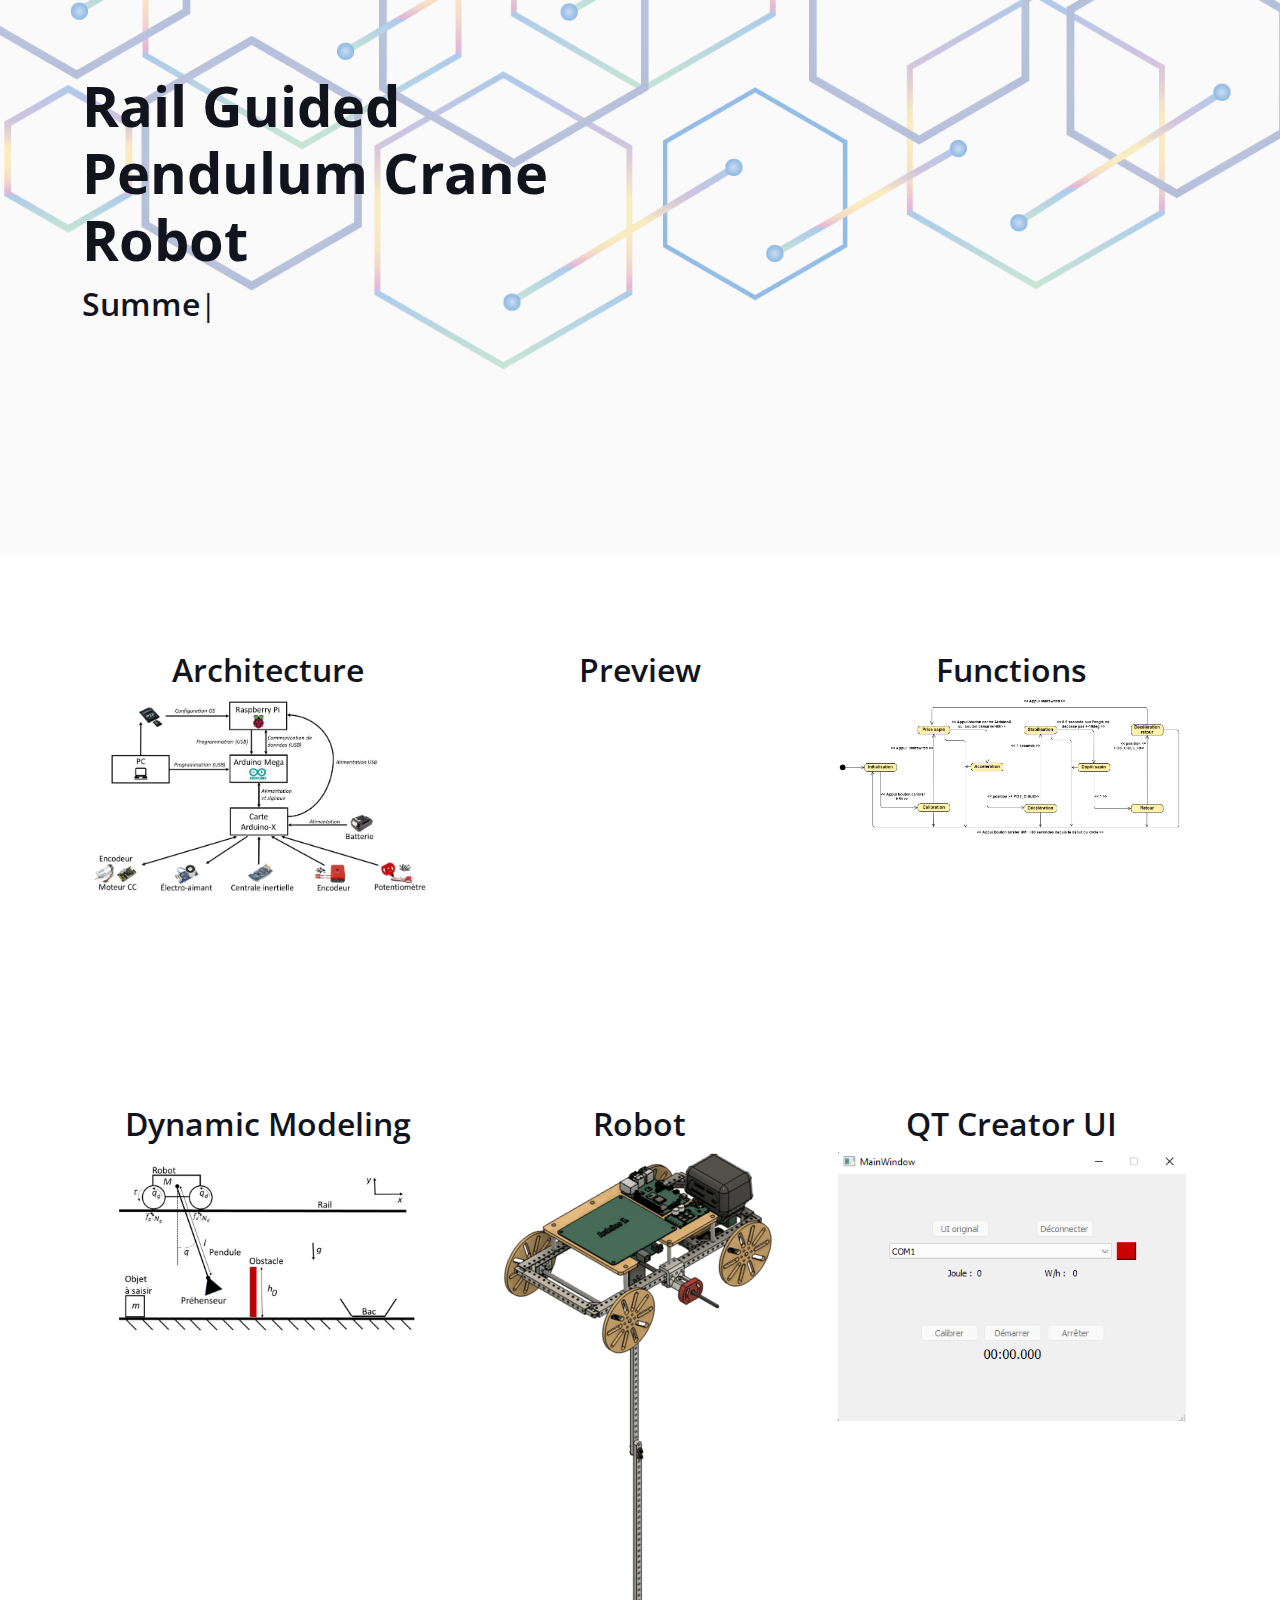
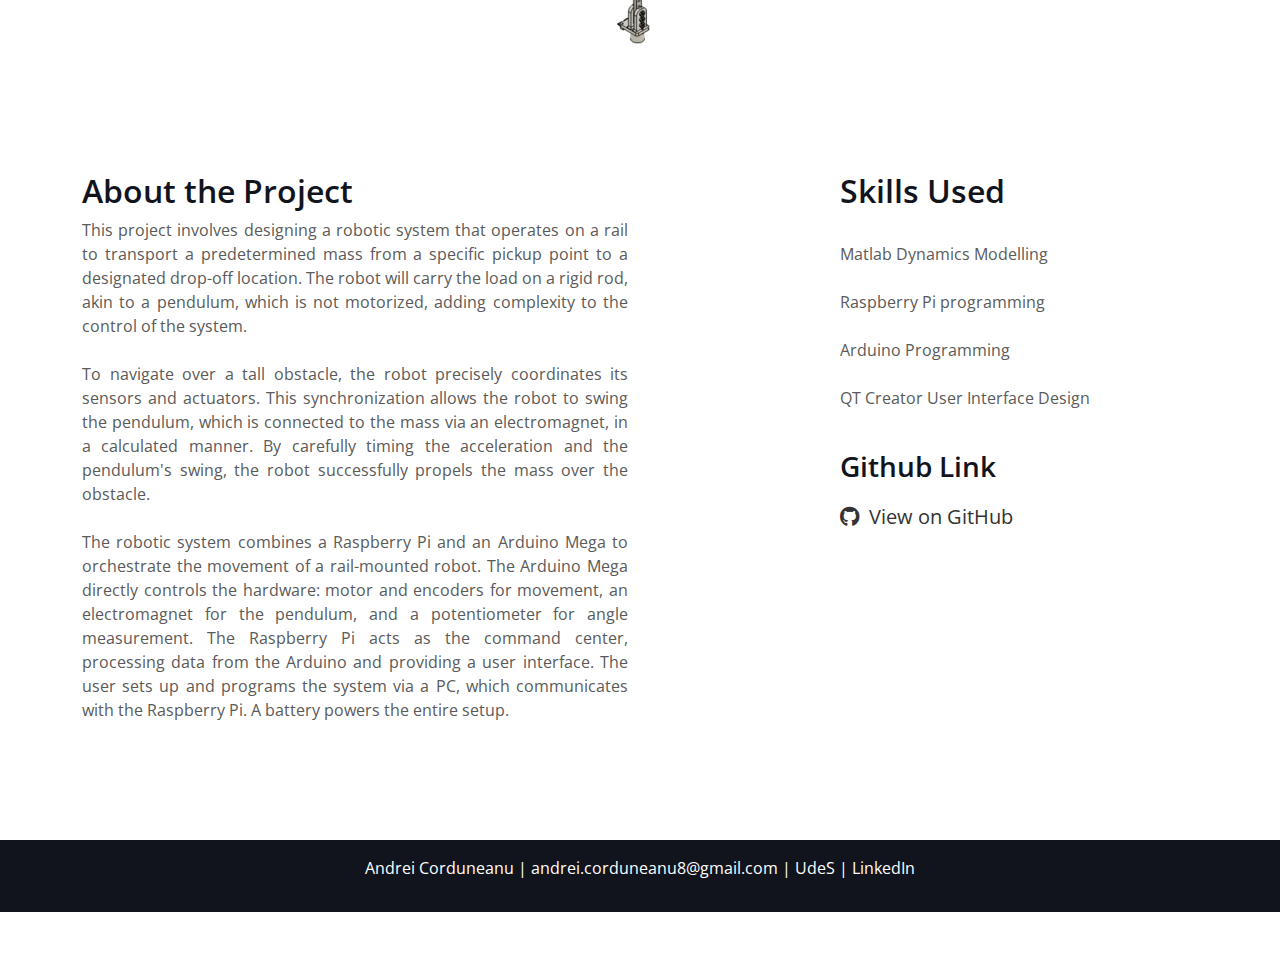
<file: fir_swinger.html>
<!DOCTYPE html>
<html lang="en">
<head>
    <meta charset="utf-8">
    <title>Andrei Corduneanu</title>
    <meta content="width=device-width, initial-scale=1.0" name="viewport">
    <meta content="" name="keywords">
    <meta content="" name="description">
    
    <!-- Google Web Fonts -->
    <link rel="preconnect" href="https://fonts.googleapis.com">
    <link rel="preconnect" href="https://fonts.gstatic.com" crossorigin>
    <link href="https://fonts.googleapis.com/css2?family=Open+Sans:wght@400;500;600;700;800&display=swap" rel="stylesheet"> 
    
    <!-- Icon Font Stylesheet -->
    <link href="https://cdnjs.cloudflare.com/ajax/libs/font-awesome/5.10.0/css/all.min.css" rel="stylesheet">
    <link href="https://cdn.jsdelivr.net/npm/bootstrap-icons@1.4.1/font/bootstrap-icons.css" rel="stylesheet">
    
    <!-- Customized Bootstrap Stylesheet -->
    <link href="css/bootstrap.min.css" rel="stylesheet">
    
    <!-- Template Stylesheet -->
    <link href="css/style.css" rel="stylesheet">
    <style>
        /* Style for the modal background */
        .modal {
            display: none; 
            position: fixed; 
            z-index: 1; 
            left: 0;
            top: 0;
            width: 100%; 
            height: 100%; 
            overflow: auto; 
            background-color: rgb(0,0,0); 
            background-color: rgba(0,0,0,0.9);
            align-items: center; 
            justify-content: center;
        }
    
        /* Style for the modal content (image) */
        .modal-content {
            max-width: 90%;
            max-height: 90%;
            margin: auto; 
            display: block;
            animation-name: zoom;
            animation-duration: 0.6s;
        }
    
        /* Adding animations */
        @keyframes zoom {
            from {transform:scale(0)} 
            to {transform:scale(1)}
        }
        .text-justify {
            text-align: justify;
        }

        /* Add some margin to the bottom of the 'About the Project' section */
        .col-md-6:first-child {
            margin-bottom: 30px; /* You can adjust the value as needed */
        }
        
        .github-link {
            display: inline-block;
            margin-top: 10px;
            color: #333; /* GitHub's Icon Color, change as needed */
            font-size: 20px; /* Icon Size, change as needed */
            text-decoration: none; /* Removes underline from hyperlink */
        }

        .github-link:hover,
        .github-link:focus {
            color: #000; /* Darker color on hover for visual feedback */
            text-decoration: none; /* Keeps the underline off on hover */
        }

        .github-link i {
            margin-right: 5px; /* Spacing between icon and text */
        }
        body {
            padding-top: 70px; /* Height of navbar */
        }

        .header-strip {
        margin-bottom: 6rem;
        background: url(../img/pngtreehexbg.png)  right  no-repeat;
        background-size: cover; /* Stretch the background image to cover the entire container */
        height: 67vh; /* Set the height of the element to 100% of the viewport height */
        width: 100%; /* Ensure the width is 100% of the containing element */
        }

        html, body {
        margin: 0;
        padding: 0;
        }

        .container-fluid {
        margin-top: 0 !important; /* This overrides any existing top margin */
        }

    </style>
</head>
<body>
    <!-- Spinner Start -->
    <div id="spinner" class="show bg-white position-fixed translate-middle w-100 vh-100 top-50 start-50 d-flex align-items-center justify-content-center">
        <div class="spinner-border text-primary" style="width: 3rem; height: 3rem;" role="status">
            <span class="sr-only">Loading...</span>
        </div>
    </div>
    <!-- Spinner End -->

    <!-- Navbar Start -->
    <nav class="navbar navbar-expand-lg bg-white navbar-light fixed-top shadow py-lg-0 px-4 px-lg-5 wow fadeIn" data-wow-delay="0.1s">
        <button type="button" class="navbar-toggler" data-bs-toggle="collapse" data-bs-target="#navbarCollapse">
            <span class="navbar-toggler-icon"></span>
        </button>
        <div class="collapse navbar-collapse justify-content-between py-4 py-lg-0" id="navbarCollapse">
            <a href="index.html" class="navbar-brand bg--primary py-3 px-4 mx-3 d-none d-lg-block">
                <h1 class="text--secondary fw-bold m-0">Andrei Corduneanu</h1>
            </a>
        </div>
    </nav>
    <!-- Navbar End -->

    <!-- Header Start -->
    <div class="container-fluid bg-light my-6 mt-0" id="home">
        <div class="container">
            <div class="row g-5 align-items-center">
                <div class="col-lg-6 py-6 pb-0 pt-lg-0">
                    <br><br><br>
                    <h3 class="display-4 ">Rail Guided Pendulum Crane Robot</h3>
                        <div class="typed-text d-none">Summer 2022, Université de Sherbrooke</div> <h2 class="typed-text-output d-inline"></h2>
                </div>
            </div>
        </div>
    </div>
    <!-- Header End -->

    <!-- Main Content Start -->
    <section class="container my-5">
        <!-- Images Row -->
        <div class="container">
            <div class="row text-center">
            </div>
            <div class="row text-center mb-4">
                <div class="col-md-4 mb-3">
                    <div class="col-12">
                        <h2>Architecture</h2> 
                    </div>
                    <img src="img/architecture_firswinger.JPG" class="img-fluid" onclick="openModal(this.src)">
                </div>
                <div class="col-md-4 mb-3">
                    <div class="col-12">
                        <h2>Preview</h2>
                    </div>
                    
                    <div class="responsive-iframe-wrapper">
                        <iframe width="410" height="350" src="https://www.youtube.com/embed/btFgOCvJv5Y"  frameborder="0" allowfullscreen class="responsive-iframe" onclick="openModal(this.src)"></iframe>
                    </div>
                </div>
                <div class="col-md-4 mb-3">
                    <div class="col-12">
                        <h2>Functions</h2>
                    </div>
                    <img src="img/Etat_FirSwinger.png"  class="img-fluid" onclick="openModal(this.src)">
                </div>
            </div>
            <br><br><br>
            <div class="row text-center mb-4">
                <div class="col-md-4 mb-3">
                    <div class="col-12">
                        <h2>Dynamic Modeling</h2> 
                    </div>
                    <img src="img/projectgoal_firswinger.JPG" class="img-fluid" onclick="openModal(this.src)">
                </div>
                <div class="col-md-4 mb-3">
                    <div class="col-12">
                        <h2>Robot</h2> 
                    </div>
                    <img src="img/Robot Projet S3 v49.png" class="img-fluid" onclick="openModal(this.src)">
                </div>
                <div class="col-md-4 mb-3">
                    <div class="col-12">
                        <h2>QT Creator UI</h2> 
                    </div>
                    <img src="img/intefaceQt.png" class="img-fluid" onclick="openModal(this.src)">
                </div>
            </div>
        </div>
        <br><br><br>
        <!-- About and Skills Section -->
        <div class="row">
            <div class="col-md-6">
                <h2>About the Project</h2>
                <p class="text-justify">This project involves designing a robotic system that operates on a rail to transport a predetermined mass 
                    from a specific pickup point to a designated drop-off location. The robot will carry the load on a rigid rod, akin to a pendulum, 
                    which is not motorized, adding complexity to the control of the system.
                    <br> <br>
                    To navigate over a tall obstacle, the robot precisely coordinates its sensors and actuators. 
                    This synchronization allows the robot to swing the pendulum, which is connected to the mass via an electromagnet, in a calculated manner. 
                    By carefully timing the acceleration and the pendulum's swing, the robot successfully propels the mass over the obstacle.
                    
                    <br><br>
                    The robotic system combines a Raspberry Pi and an Arduino Mega to orchestrate the movement of a rail-mounted robot. 
                    The Arduino Mega directly controls the hardware: motor and encoders for movement, an electromagnet for the pendulum, 
                    and a potentiometer for angle measurement. The Raspberry Pi acts as the command center, processing data from the Arduino and 
                    providing a user interface. The user sets up and programs the system via a PC, which communicates with the Raspberry Pi. A battery powers the entire setup.
                    <br><br>
                    
                </p>
            </div>
            <div class="col-md-6" style="padding-left: 200px;">
                <h2>Skills Used</h2><br>
                <ul class="list-unstyled">
                    <li>Matlab Dynamics Modelling<br><br></li>
                    <li>Raspberry Pi programming<br><br></li>
                    <li>Arduino Programming<br><br></li>
                    <li>QT Creator User Interface Design<br><br></li>
                </ul>

                 <!-- GitHub Link -->
                
                <h3>Github Link</h3>
                <a href="https://github.com/frankgigeur/The_fir_swinger/tree/main" class="github-link" target="_blank" title="GitHub">
                    <i class="fab fa-github"></i> View on GitHub
                </a>
            </div>


        </div>
         

        
    </section>
    <!-- Main Content End -->

    <!-- Footer Start -->
    <footer class="bg-dark text-white text-center p-3">
        <p>Andrei Corduneanu | <a href="mailto:andrei.corduneanu8@gmail.com" class="text-white">andrei.corduneanu8@gmail.com</a> | <a href="https://www.usherbrooke.ca" class="text-white">UdeS</a> | <a href="https://www.linkedin.com/in/alx87grd" class="text-white">LinkedIn</a></p>
    </footer>
    <!-- Footer End -->

    <!-- The Modal -->
    <div id="myModal" class="modal">
        <img class="modal-content" id="img01">
    </div>

    <!-- Bootstrap JavaScript Libraries -->
    <script src="https://code.jquery.com/jquery-3.4.1.min.js"></script>
    <script src="https://cdn.jsdelivr.net/npm/bootstrap@5.0.0/dist/js/bootstrap.bundle.min.js"></script>

    
    <!-- JavaScript Libraries -->
    <script src="https://code.jquery.com/jquery-3.4.1.min.js"></script>
    <script src="https://cdn.jsdelivr.net/npm/bootstrap@5.0.0/dist/js/bootstrap.bundle.min.js"></script>
    <script src="lib/wow/wow.min.js"></script>
    <script src="lib/easing/easing.min.js"></script>
    <script src="lib/waypoints/waypoints.min.js"></script>
    <script src="lib/typed/typed.min.js"></script>
    <script src="lib/counterup/counterup.min.js"></script>
    <script src="lib/owlcarousel/owl.carousel.min.js"></script>
    <script src="lib/isotope/isotope.pkgd.min.js"></script>
    <script src="lib/lightbox/js/lightbox.min.js"></script>

    <!-- Template Javascript -->
    <script src="js/main.js"></script>

    <script>
        window.addEventListener('load', function() {
            var spinner = document.getElementById('spinner');
            spinner.classList.remove('show');
        });
    </script>

    <script>
        function openModal(src) {
            // Get the modal and the navbar
            console.log("Opening modal...");  // This will log to your browser's console
            var modal = document.getElementById("myModal");
            var navbar = document.querySelector('.navbar'); // Select the navbar

            // Get the image and insert it inside the modal
            var modalImg = document.getElementById("img01");
            modal.style.display = "block";
            modalImg.src = src;
            modalImg.style.animationName = "zoom";
            modalImg.style.animationDuration = "0.6s";

            // Hide the navbar
            navbar.style.display = 'none';
        }

        // When the user clicks anywhere outside of the image, close it and show the navbar
        window.onclick = function(event) {
            var modal = document.getElementById("myModal");
            var navbar = document.querySelector('.navbar'); // Select the navbar
            if (event.target == modal) {
                modal.style.display = "none";
                // Show the navbar again when the modal is closed
                navbar.style.display = 'block';
            }
        }

    </script>
</body>
</html>
</file>
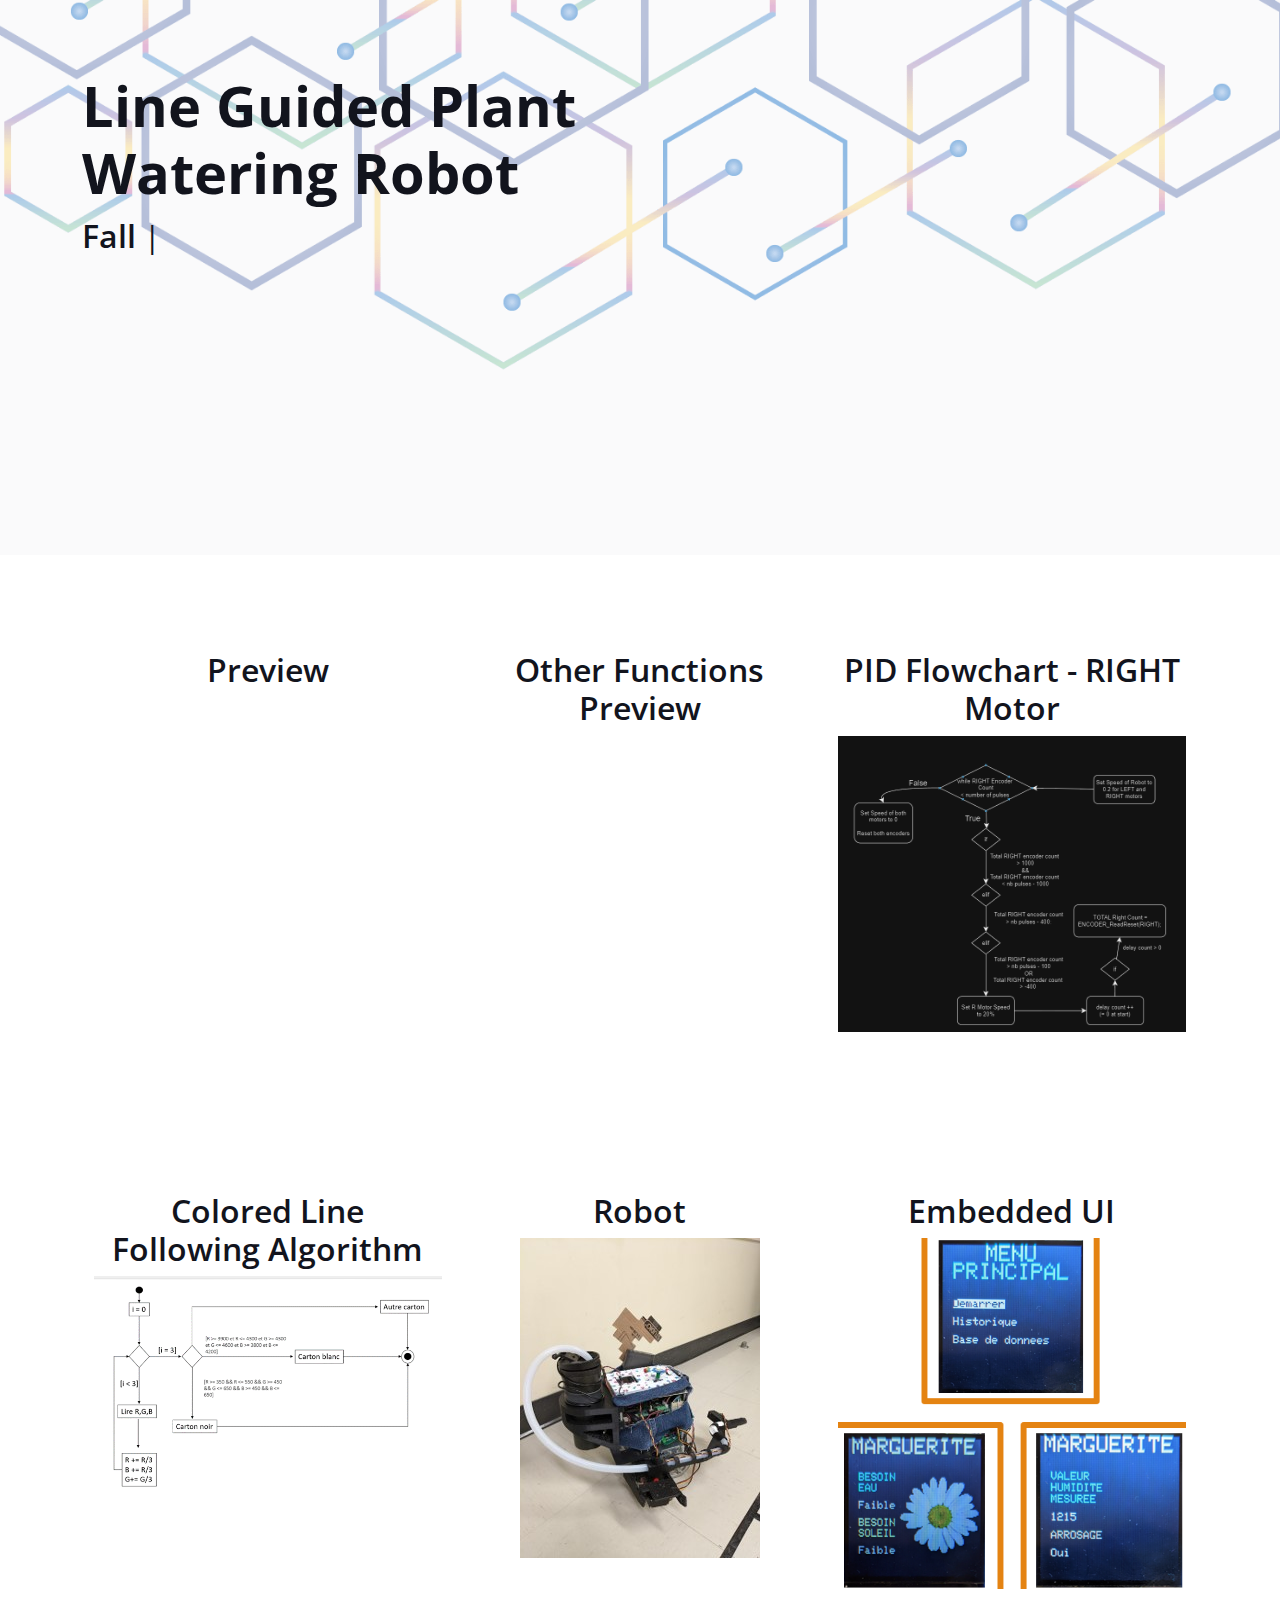
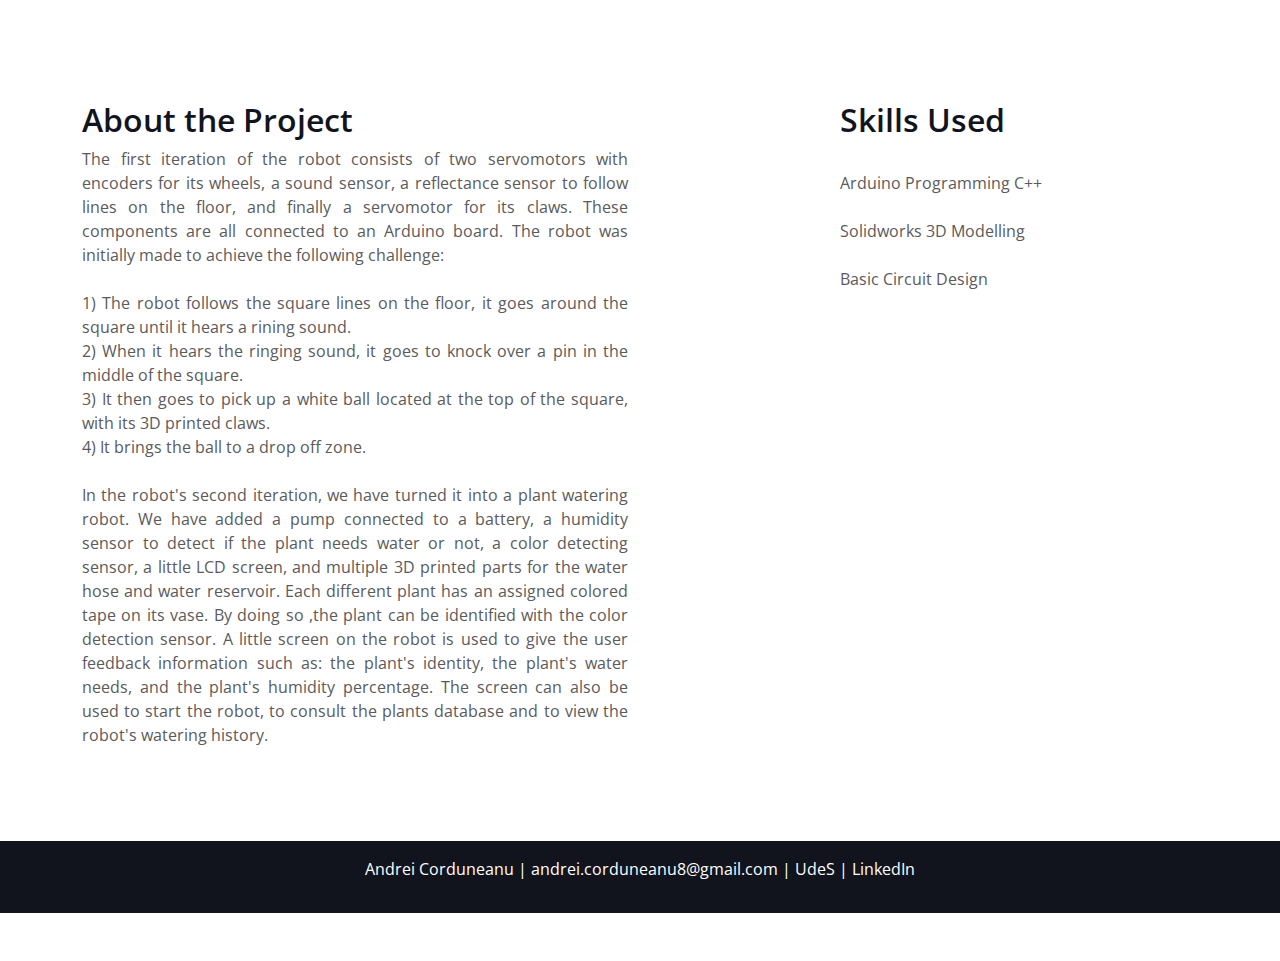
<file: jardinus.html>
<!DOCTYPE html>
<html lang="en">
<head>
    <meta charset="utf-8">
    <title>Andrei Corduneanu</title>
    <meta content="width=device-width, initial-scale=1.0" name="viewport">
    <meta content="" name="keywords">
    <meta content="" name="description">
    
    <!-- Google Web Fonts -->
    <link rel="preconnect" href="https://fonts.googleapis.com">
    <link rel="preconnect" href="https://fonts.gstatic.com" crossorigin>
    <link href="https://fonts.googleapis.com/css2?family=Open+Sans:wght@400;500;600;700;800&display=swap" rel="stylesheet"> 
    
    <!-- Icon Font Stylesheet -->
    <link href="https://cdnjs.cloudflare.com/ajax/libs/font-awesome/5.10.0/css/all.min.css" rel="stylesheet">
    <link href="https://cdn.jsdelivr.net/npm/bootstrap-icons@1.4.1/font/bootstrap-icons.css" rel="stylesheet">
    
    <!-- Customized Bootstrap Stylesheet -->
    <link href="css/bootstrap.min.css" rel="stylesheet">
    
    <!-- Template Stylesheet -->
    <link href="css/style.css" rel="stylesheet">
    <style>
        /* Style for the modal background */
        .modal {
            display: none; 
            position: fixed; 
            z-index: 1; 
            left: 0;
            top: 0;
            width: 100%; 
            height: 100%; 
            overflow: auto; 
            background-color: rgb(0,0,0); 
            background-color: rgba(0,0,0,0.9);
            align-items: center; 
            justify-content: center;
        }
    
        /* Style for the modal content (image) */
        .modal-content {
            max-width: 90%;
            max-height: 90%;
            margin: auto; 
            display: block;
            animation-name: zoom;
            animation-duration: 0.6s;
        }
    
        /* Adding animations */
        @keyframes zoom {
            from {transform:scale(0)} 
            to {transform:scale(1)}
        }
        .text-justify {
            text-align: justify;
        }

        /* Add some margin to the bottom of the 'About the Project' section */
        .col-md-6:first-child {
            margin-bottom: 30px; /* You can adjust the value as needed */
        }
        
        .github-link {
            display: inline-block;
            margin-top: 10px;
            color: #333; /* GitHub's Icon Color, change as needed */
            font-size: 20px; /* Icon Size, change as needed */
            text-decoration: none; /* Removes underline from hyperlink */
        }

        .github-link:hover,
        .github-link:focus {
            color: #000; /* Darker color on hover for visual feedback */
            text-decoration: none; /* Keeps the underline off on hover */
        }

        .github-link i {
            margin-right: 5px; /* Spacing between icon and text */
        }
        body {
            padding-top: 70px; /* Height of navbar */
        }

        .header-strip {
        margin-bottom: 6rem;
        background: url(../img/pngtreehexbg.png)  right  no-repeat;
        background-size: cover; /* Stretch the background image to cover the entire container */
        height: 67vh; /* Set the height of the element to 100% of the viewport height */
        width: 100%; /* Ensure the width is 100% of the containing element */
        }

        html, body {
        margin: 0;
        padding: 0;
        }

        .container-fluid {
        margin-top: 0 !important; /* This overrides any existing top margin */
        }

    </style>
</head>
<body>
    <!-- Spinner Start -->
    <div id="spinner" class="show bg-white position-fixed translate-middle w-100 vh-100 top-50 start-50 d-flex align-items-center justify-content-center">
        <div class="spinner-border text-primary" style="width: 3rem; height: 3rem;" role="status">
            <span class="sr-only">Loading...</span>
        </div>
    </div>
    <!-- Spinner End -->

    <!-- Navbar Start -->
    <nav class="navbar navbar-expand-lg bg-white navbar-light fixed-top shadow py-lg-0 px-4 px-lg-5 wow fadeIn" data-wow-delay="0.1s">
        <button type="button" class="navbar-toggler" data-bs-toggle="collapse" data-bs-target="#navbarCollapse">
            <span class="navbar-toggler-icon"></span>
        </button>
        <div class="collapse navbar-collapse justify-content-between py-4 py-lg-0" id="navbarCollapse">
            <a href="index.html" class="navbar-brand bg--primary py-3 px-4 mx-3 d-none d-lg-block">
                <h1 class="text--secondary fw-bold m-0">Andrei Corduneanu</h1>
            </a>
        </div>
    </nav>
    <!-- Navbar End -->

    <!-- Header Start -->
    <div class="container-fluid bg-light my-6 mt-0" id="home">
        <div class="container">
            <div class="row g-5 align-items-center">
                <div class="col-lg-6 py-6 pb-0 pt-lg-0">
                    <br><br><br>
                    <h3 class="display-4 ">Line Guided Plant Watering Robot</h3>
                        <div class="typed-text d-none">Fall 2021, Université de Sherbrooke</div> <h2 class="typed-text-output d-inline"></h2>
                </div>
            </div>
        </div>
    </div>
    <!-- Header End -->

    <!-- Main Content Start -->
    <section class="container my-5">
        <!-- Images Row -->
        <div class="container">
            <div class="row text-center">
            </div>
            <div class="row text-center mb-4">
            
                <div class="col-md-4 mb-3">
                    <div class="col-12">
                        <h2>Preview</h2>
                    </div>
                    <br><br>
                    <div class="responsive-iframe-wrapper">
                        <iframe width="410" height="350" src="https://www.youtube.com/embed/51GAS_Mvmro"  frameborder="0" allowfullscreen class="responsive-iframe" onclick="openModal(this.src)"></iframe>
                    </div>
                </div>

                <div class="col-md-4 mb-3">
                    <div class="col-12">
                        <h2>Other Functions Preview</h2>
                    </div>
                    <br><br>
                    <div class="responsive-iframe-wrapper">
                        <iframe width="410" height="350" src="https://youtube.com/embed/MUSWB5nEfJg"  frameborder="0" allowfullscreen class="responsive-iframe" onclick="openModal(this.src)"></iframe>
                    </div>
                </div>
                
                <div class="col-md-4 mb-3">
                    <div class="col-12">
                        <h2>PID Flowchart - RIGHT Motor</h2>
                    </div>
                    <img src="img/PID-for-right-wheel-example.PNG" class="img-fluid" onclick="openModal(this.src)">
                </div>

            </div>
            <br><br><br>
            <div class="row text-center mb-4">
                <div class="col-md-4 mb-3">
                    <div class="col-12">
                        <h2>Colored Line Following Algorithm</h2> 
                    </div>
                    <img src="img/linefollowing_architecture.png" class="img-fluid" onclick="openModal(this.src)">
                </div>
                <div class="col-md-4 mb-3">
                    <div class="col-12">
                        <h2>Robot</h2> 
                    </div>
                    <img src="img/robot_jardinus.jpg" class="img-fluid" onclick="openModal(this.src)">
                </div>
                <div class="col-md-4 mb-3">
                    <div class="col-12">
                        <h2>Embedded UI</h2> 
                    </div>
                    <img src="img/ui_jardinus.PNG" class="img-fluid" onclick="openModal(this.src)">
                </div>
            </div>
        </div>
        <br><br><br>
        <!-- About and Skills Section -->
        <div class="row">
            <div class="col-md-6">
                <h2>About the Project</h2>
                <p class="text-justify">
                    The first iteration of the robot consists of two servomotors with encoders for its wheels, a sound sensor, a reflectance sensor to follow lines on the floor, and finally a servomotor for its claws. 
                    These components are all connected to an Arduino board. The robot was initially made to achieve the following challenge: 
                    <br><br>
                    1) The robot follows the square lines on the floor, it goes around the square until it hears a rining sound. <br>
                    2) When it hears the ringing sound, it goes to knock over a pin in the middle of the square.<br>
                    3) It then goes to pick up a white ball located at the top of the square, with its 3D printed claws.<br>
                    4) It brings the ball to a drop off zone.<br>
                    <br>
                    In the robot's second iteration, we have turned it into a plant watering robot. We have added a pump connected to a battery,
                    a humidity sensor to detect if the plant needs water or not, a color detecting sensor, a little LCD screen, and multiple 3D printed parts for the water hose and water reservoir.
                    Each different plant has an assigned colored tape on its vase. By doing so ,the plant can be identified with the color detection sensor. 
                    A little screen on the robot is used to give the user feedback information such as: the plant's identity, the plant's water needs, and the plant's humidity percentage. 
                    The screen can also be used to start the robot, to consult the plants database and to view the robot's watering history. 
                </p>
            </div>
            <div class="col-md-6" style="padding-left: 200px;">
                <h2>Skills Used</h2><br>
                <ul class="list-unstyled">
                    <li>Arduino Programming C++<br><br></li>
                    <li>Solidworks 3D Modelling<br><br></li>
                    <li>Basic Circuit Design<br><br></li>
                </ul>
            </div>


        </div>
         

        
    </section>
    <!-- Main Content End -->

    <!-- Footer Start -->
    <footer class="bg-dark text-white text-center p-3">
        <p>Andrei Corduneanu | <a href="mailto:andrei.corduneanu8@gmail.com" class="text-white">andrei.corduneanu8@gmail.com</a> | <a href="https://www.usherbrooke.ca" class="text-white">UdeS</a> | <a href="https://www.linkedin.com/in/alx87grd" class="text-white">LinkedIn</a></p>
    </footer>
    <!-- Footer End -->

    <!-- The Modal -->
    <div id="myModal" class="modal">
        <img class="modal-content" id="img01">
    </div>

    <!-- Bootstrap JavaScript Libraries -->
    <script src="https://code.jquery.com/jquery-3.4.1.min.js"></script>
    <script src="https://cdn.jsdelivr.net/npm/bootstrap@5.0.0/dist/js/bootstrap.bundle.min.js"></script>

    
    <!-- JavaScript Libraries -->
    <script src="https://code.jquery.com/jquery-3.4.1.min.js"></script>
    <script src="https://cdn.jsdelivr.net/npm/bootstrap@5.0.0/dist/js/bootstrap.bundle.min.js"></script>
    <script src="lib/wow/wow.min.js"></script>
    <script src="lib/easing/easing.min.js"></script>
    <script src="lib/waypoints/waypoints.min.js"></script>
    <script src="lib/typed/typed.min.js"></script>
    <script src="lib/counterup/counterup.min.js"></script>
    <script src="lib/owlcarousel/owl.carousel.min.js"></script>
    <script src="lib/isotope/isotope.pkgd.min.js"></script>
    <script src="lib/lightbox/js/lightbox.min.js"></script>

    <!-- Template Javascript -->
    <script src="js/main.js"></script>

    <script>
        window.addEventListener('load', function() {
            var spinner = document.getElementById('spinner');
            spinner.classList.remove('show');
        });
    </script>


    <script>
        function openModal(src) {
            // Get the modal and the navbar
            console.log("Opening modal...");  // This will log to your browser's console
            var modal = document.getElementById("myModal");
            var navbar = document.querySelector('.navbar'); // Select the navbar

            // Get the image and insert it inside the modal
            var modalImg = document.getElementById("img01");
            modal.style.display = "block";
            modalImg.src = src;
            modalImg.style.animationName = "zoom";
            modalImg.style.animationDuration = "0.6s";

            // Hide the navbar
            navbar.style.display = 'none';
        }

        // When the user clicks anywhere outside of the image, close it and show the navbar
        window.onclick = function(event) {
            var modal = document.getElementById("myModal");
            var navbar = document.querySelector('.navbar'); // Select the navbar
            if (event.target == modal) {
                modal.style.display = "none";
                // Show the navbar again when the modal is closed
                navbar.style.display = 'block';
            }
        }

    </script>
</body>
</html>
</file>
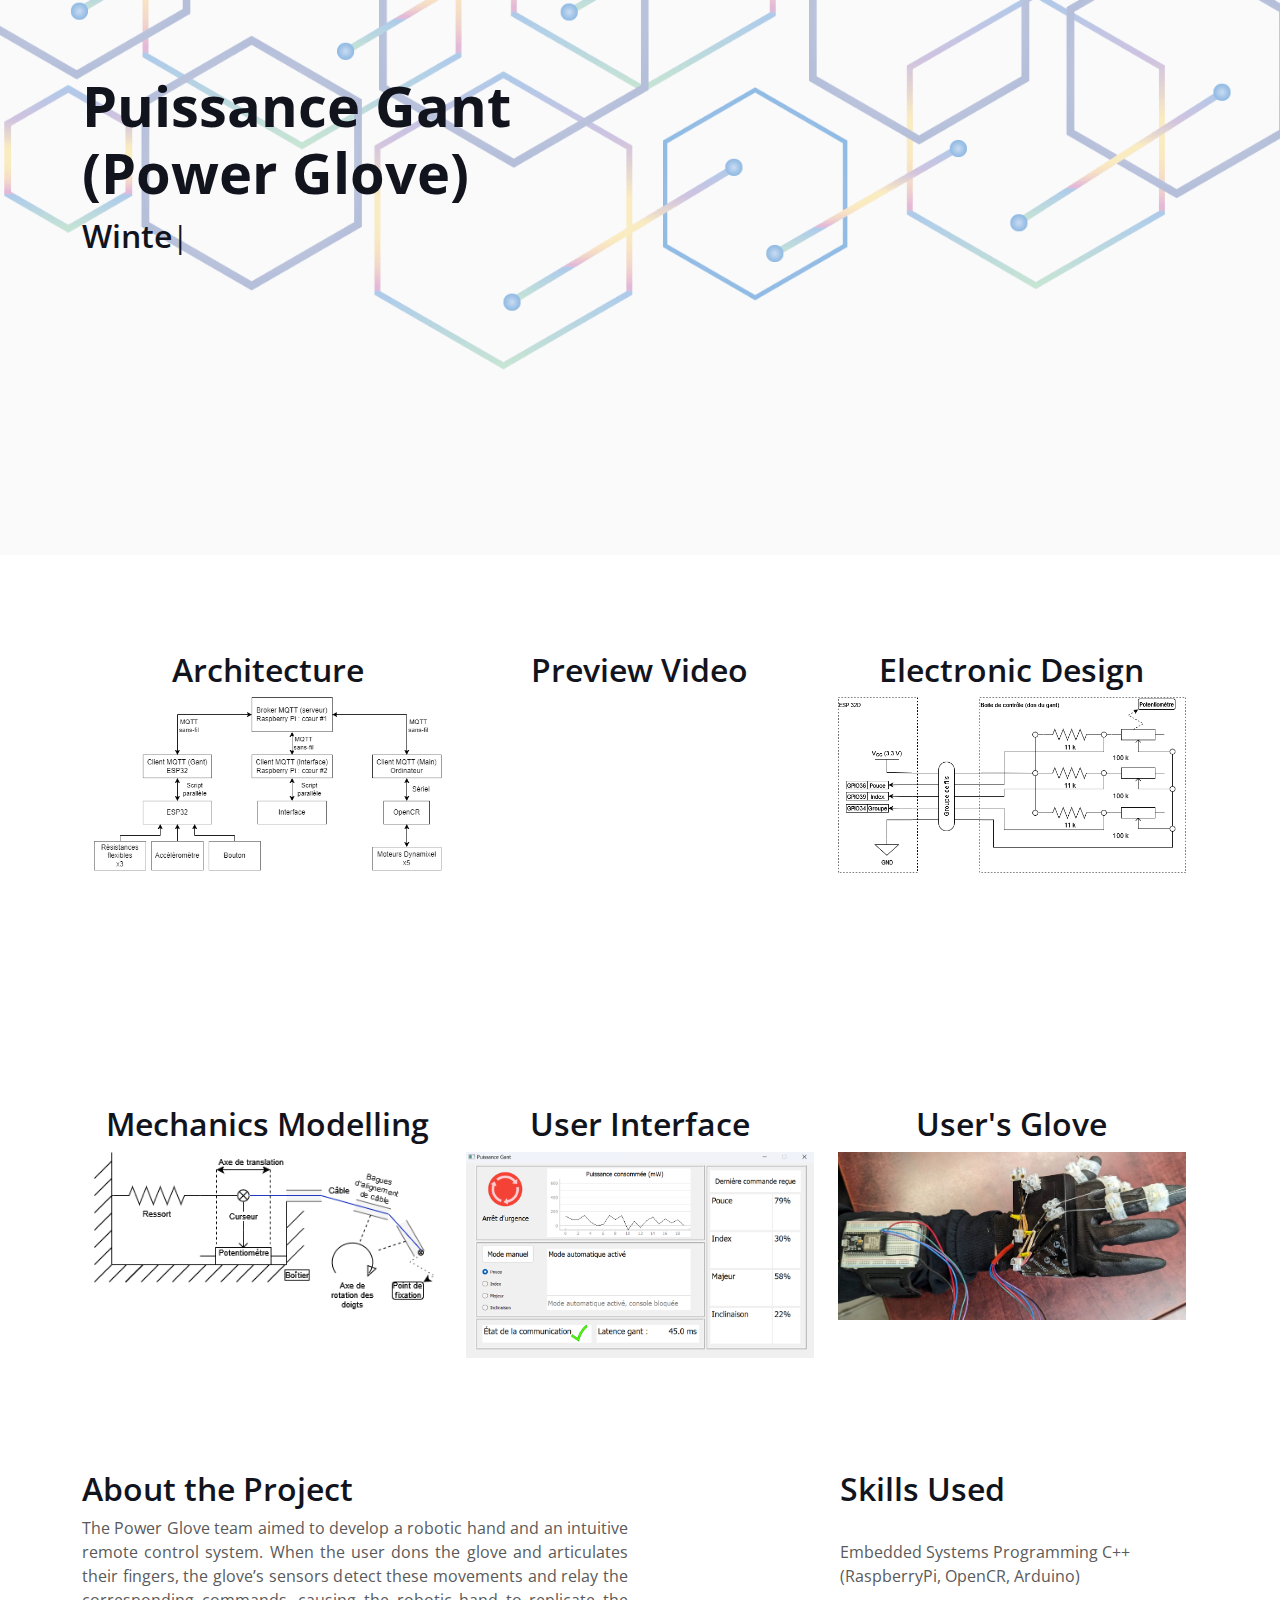
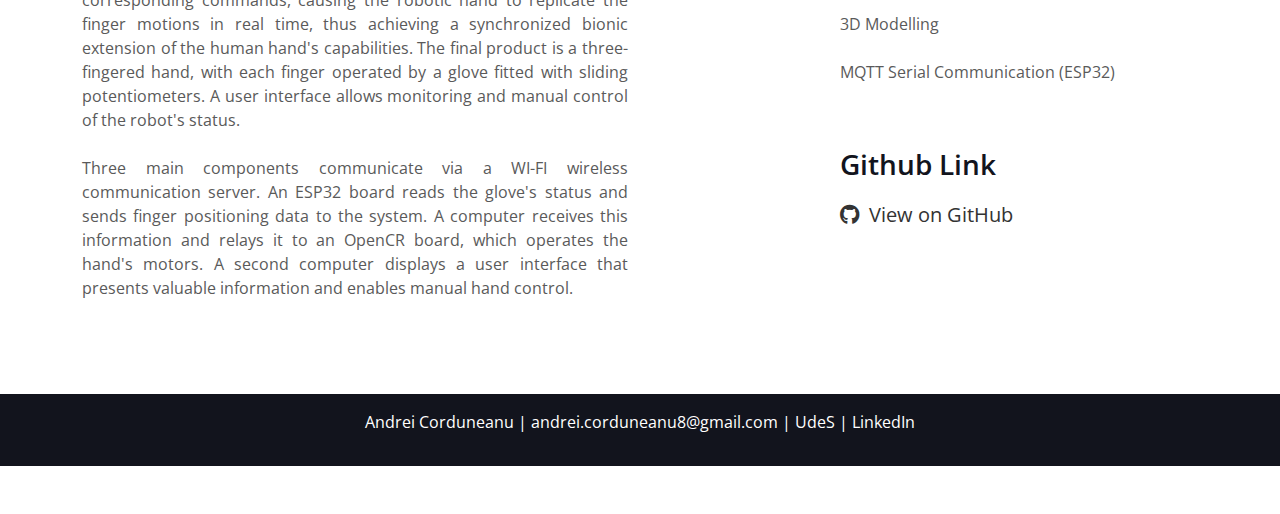
<file: puissance_gant.html>
<!DOCTYPE html>
<html lang="en">
<head>
    <meta charset="utf-8">
    <title>Andrei Corduneanu</title>
    <meta content="width=device-width, initial-scale=1.0" name="viewport">
    <meta content="" name="keywords">
    <meta content="" name="description">
    
    <!-- Google Web Fonts -->
    <link rel="preconnect" href="https://fonts.googleapis.com">
    <link rel="preconnect" href="https://fonts.gstatic.com" crossorigin>
    <link href="https://fonts.googleapis.com/css2?family=Open+Sans:wght@400;500;600;700;800&display=swap" rel="stylesheet"> 
    
    <!-- Icon Font Stylesheet -->
    <link href="https://cdnjs.cloudflare.com/ajax/libs/font-awesome/5.10.0/css/all.min.css" rel="stylesheet">
    <link href="https://cdn.jsdelivr.net/npm/bootstrap-icons@1.4.1/font/bootstrap-icons.css" rel="stylesheet">
    
    <!-- Customized Bootstrap Stylesheet -->
    <link href="css/bootstrap.min.css" rel="stylesheet">
    
    <!-- Template Stylesheet -->
    <link href="css/style.css" rel="stylesheet">
    <style>
        /* Style for the modal background */
        .modal {
            display: none; 
            position: fixed; 
            z-index: 1; 
            left: 0;
            top: 0;
            width: 100%; 
            height: 100%; 
            overflow: auto; 
            background-color: rgb(0,0,0); 
            background-color: rgba(0,0,0,0.9);
            align-items: center; 
            justify-content: center;
        }
    
        /* Style for the modal content (image) */
        .modal-content {
            max-width: 90%;
            max-height: 90%;
            margin: auto; 
            display: block;
            animation-name: zoom;
            animation-duration: 0.6s;
        }
    
        /* Adding animations */
        @keyframes zoom {
            from {transform:scale(0)} 
            to {transform:scale(1)}
        }
        .text-justify {
            text-align: justify;
        }

        /* Add some margin to the bottom of the 'About the Project' section */
        .col-md-6:first-child {
            margin-bottom: 30px; /* You can adjust the value as needed */
        }
        
        .github-link {
            display: inline-block;
            margin-top: 10px;
            color: #333; /* GitHub's Icon Color, change as needed */
            font-size: 20px; /* Icon Size, change as needed */
            text-decoration: none; /* Removes underline from hyperlink */
        }

        .github-link:hover,
        .github-link:focus {
            color: #000; /* Darker color on hover for visual feedback */
            text-decoration: none; /* Keeps the underline off on hover */
        }

        .github-link i {
            margin-right: 5px; /* Spacing between icon and text */
        }
        body {
            padding-top: 70px; /* Height of navbar */
        }

        .header-strip {
        margin-bottom: 6rem;
        background: url(../img/pngtreehexbg.png)  right  no-repeat;
        background-size: cover; /* Stretch the background image to cover the entire container */
        height: 67vh; /* Set the height of the element to 100% of the viewport height */
        width: 100%; /* Ensure the width is 100% of the containing element */
        }

        html, body {
        margin: 0;
        padding: 0;
        }

        .container-fluid {
        margin-top: 0 !important; /* This overrides any existing top margin */
        }

    </style>
</head>
<body>
    <!-- Spinner Start -->
    <div id="spinner" class="show bg-white position-fixed translate-middle w-100 vh-100 top-50 start-50 d-flex align-items-center justify-content-center">
        <div class="spinner-border text-primary" style="width: 3rem; height: 3rem;" role="status">
            <span class="sr-only">Loading...</span>
        </div>
    </div>
    <!-- Spinner End -->

    <!-- Navbar Start -->
    <nav class="navbar navbar-expand-lg bg-white navbar-light fixed-top shadow py-lg-0 px-4 px-lg-5 wow fadeIn" data-wow-delay="0.1s">
        <button type="button" class="navbar-toggler" data-bs-toggle="collapse" data-bs-target="#navbarCollapse">
            <span class="navbar-toggler-icon"></span>
        </button>
        <div class="collapse navbar-collapse justify-content-between py-4 py-lg-0" id="navbarCollapse">
            <a href="index.html" class="navbar-brand bg--primary py-3 px-4 mx-3 d-none d-lg-block">
                <h1 class="text--secondary fw-bold m-0">Andrei Corduneanu</h1>
            </a>
        </div>
    </nav>
    <!-- Navbar End -->

    <!-- Header Start -->
    <div class="container-fluid bg-light my-6 mt-0" id="home">
        <div class="container">
            <div class="row g-5 align-items-center">
                <div class="col-lg-6 py-6 pb-0 pt-lg-0">
                    <br><br><br>
                    <h3 class="display-4 ">Puissance Gant (Power Glove)</h3>
                        <div class="typed-text d-none">Winter 2023, Université de Sherbrooke</div> <h2 class="typed-text-output d-inline"></h2>
                </div>
            </div>
        </div>
    </div>
    <!-- Header End -->

    <!-- Main Content Start -->
    <section class="container my-5">
        <!-- Images Row -->
        <div class="container">
            <div class="row text-center">
            </div>
            <div class="row text-center mb-4">
                <div class="col-md-4 mb-3">
                    <div class="col-12">
                        <h2>Architecture</h2> 
                    </div>
                    <img src="img/puissancegant_architecture.png" class="img-fluid" onclick="openModal(this.src)">
                </div>
                <div class="col-md-4 mb-3">
                    <div class="col-12">
                        <h2>Preview Video</h2>
                    </div>
                    
                    <div class="responsive-iframe-wrapper">
                        <iframe width="410" height="350" src="https://www.youtube.com/embed/RtNsFn4x6qA"  frameborder="0" allowfullscreen class="responsive-iframe" onclick="openModal(this.src)"></iframe>
                    </div>
                </div>
                <div class="col-md-4 mb-3">
                    <div class="col-12">
                        <h2>Electronic Design</h2>
                    </div>
                    <img src="img/puissancegant_electronics.png"  class="img-fluid" onclick="openModal(this.src)">
                </div>
            </div>
            <br><br><br>
            <div class="row text-center mb-4">
                <div class="col-md-4 mb-3">
                    <div class="col-12">
                        <h2>Mechanics Modelling</h2> 
                    </div>
                    <img src="img/puissancegant_mechanics.png" class="img-fluid" onclick="openModal(this.src)">
                </div>
                <div class="col-md-4 mb-3">
                    <div class="col-12">
                        <h2>User Interface</h2> 
                    </div>
                    <img src="img/puissancegant_UI.png" class="img-fluid" onclick="openModal(this.src)">
                </div>
                <div class="col-md-4 mb-3">
                    <div class="col-12">
                        <h2>User's Glove</h2> 
                    </div>
                    <img src="img/puissancegant_glove.jpg" class="img-fluid" onclick="openModal(this.src)">
                </div>
            </div>
        </div>
        <br><br><br>
        <!-- About and Skills Section -->
        <div class="row">
            <div class="col-md-6">
                <h2>About the Project</h2>
                <p class="text-justify">The Power Glove team aimed to develop a robotic hand and an intuitive remote control system. 
                    When the user dons the glove and articulates their fingers, the glove’s sensors detect these movements and relay the 
                    corresponding commands, causing the robotic hand to replicate the finger motions in real time, thus achieving a synchronized
                     bionic extension of the human hand's capabilities.
                    The final product is a three-fingered hand, with each finger operated by a glove fitted with sliding potentiometers.
                     A user interface allows monitoring and manual control of the robot's status.<br> <br>
                    
                     Three main components communicate via a WI-FI wireless communication server. An ESP32 board reads the glove's status 
                     and sends finger positioning data to the system. A computer receives this information and relays it to an OpenCR board, 
                     which operates the hand's motors. A second computer displays a user interface that presents valuable information and enables 
                     manual hand control.</p>
            </div>
            <div class="col-md-6" style="padding-left: 200px;">
                <h2>Skills Used</h2><br>
                <ul class="list-unstyled">
                    <li>Embedded Systems Programming C++ <br>(RaspberryPi, OpenCR, Arduino)<br><br></li>
                    <li>3D Modelling<br><br></li>
                    <li>MQTT Serial Communication (ESP32)<br><br></li>
                </ul>

                 <!-- GitHub Link -->
                 <br>
                <h3>Github Link</h3>
                <a href="https://github.com/Puissance-Gant/S4-Puissance-Gant" class="github-link" target="_blank" title="GitHub">
                    <i class="fab fa-github"></i> View on GitHub
                </a>
            </div>


        </div>
         

        
    </section>
    <!-- Main Content End -->

    <!-- Footer Start -->
    <footer class="bg-dark text-white text-center p-3">
        <p>Andrei Corduneanu | <a href="mailto:andrei.corduneanu8@gmail.com" class="text-white">andrei.corduneanu8@gmail.com</a> | <a href="https://www.usherbrooke.ca" class="text-white">UdeS</a> | <a href="https://www.linkedin.com/in/alx87grd" class="text-white">LinkedIn</a></p>
    </footer>
    <!-- Footer End -->

    <!-- The Modal -->
    <div id="myModal" class="modal">
        <img class="modal-content" id="img01">
    </div>

    <!-- Bootstrap JavaScript Libraries -->
    <script src="https://code.jquery.com/jquery-3.4.1.min.js"></script>
    <script src="https://cdn.jsdelivr.net/npm/bootstrap@5.0.0/dist/js/bootstrap.bundle.min.js"></script>

    
    <!-- JavaScript Libraries -->
    <script src="https://code.jquery.com/jquery-3.4.1.min.js"></script>
    <script src="https://cdn.jsdelivr.net/npm/bootstrap@5.0.0/dist/js/bootstrap.bundle.min.js"></script>
    <script src="lib/wow/wow.min.js"></script>
    <script src="lib/easing/easing.min.js"></script>
    <script src="lib/waypoints/waypoints.min.js"></script>
    <script src="lib/typed/typed.min.js"></script>
    <script src="lib/counterup/counterup.min.js"></script>
    <script src="lib/owlcarousel/owl.carousel.min.js"></script>
    <script src="lib/isotope/isotope.pkgd.min.js"></script>
    <script src="lib/lightbox/js/lightbox.min.js"></script>

    <!-- Template Javascript -->
    <script src="js/main.js"></script>

    <script>
        window.addEventListener('load', function() {
            var spinner = document.getElementById('spinner');
            spinner.classList.remove('show');
        });
    </script>


    <script>
        function openModal(src) {
            // Get the modal and the navbar
            console.log("Opening modal...");  // This will log to your browser's console
            var modal = document.getElementById("myModal");
            var navbar = document.querySelector('.navbar'); // Select the navbar

            // Get the image and insert it inside the modal
            var modalImg = document.getElementById("img01");
            modal.style.display = "block";
            modalImg.src = src;
            modalImg.style.animationName = "zoom";
            modalImg.style.animationDuration = "0.6s";

            // Hide the navbar
            navbar.style.display = 'none';
        }

        // When the user clicks anywhere outside of the image, close it and show the navbar
        window.onclick = function(event) {
            var modal = document.getElementById("myModal");
            var navbar = document.querySelector('.navbar'); // Select the navbar
            if (event.target == modal) {
                modal.style.display = "none";
                // Show the navbar again when the modal is closed
                navbar.style.display = 'block';
            }
        }

    </script>
</body>
</html>
</file>
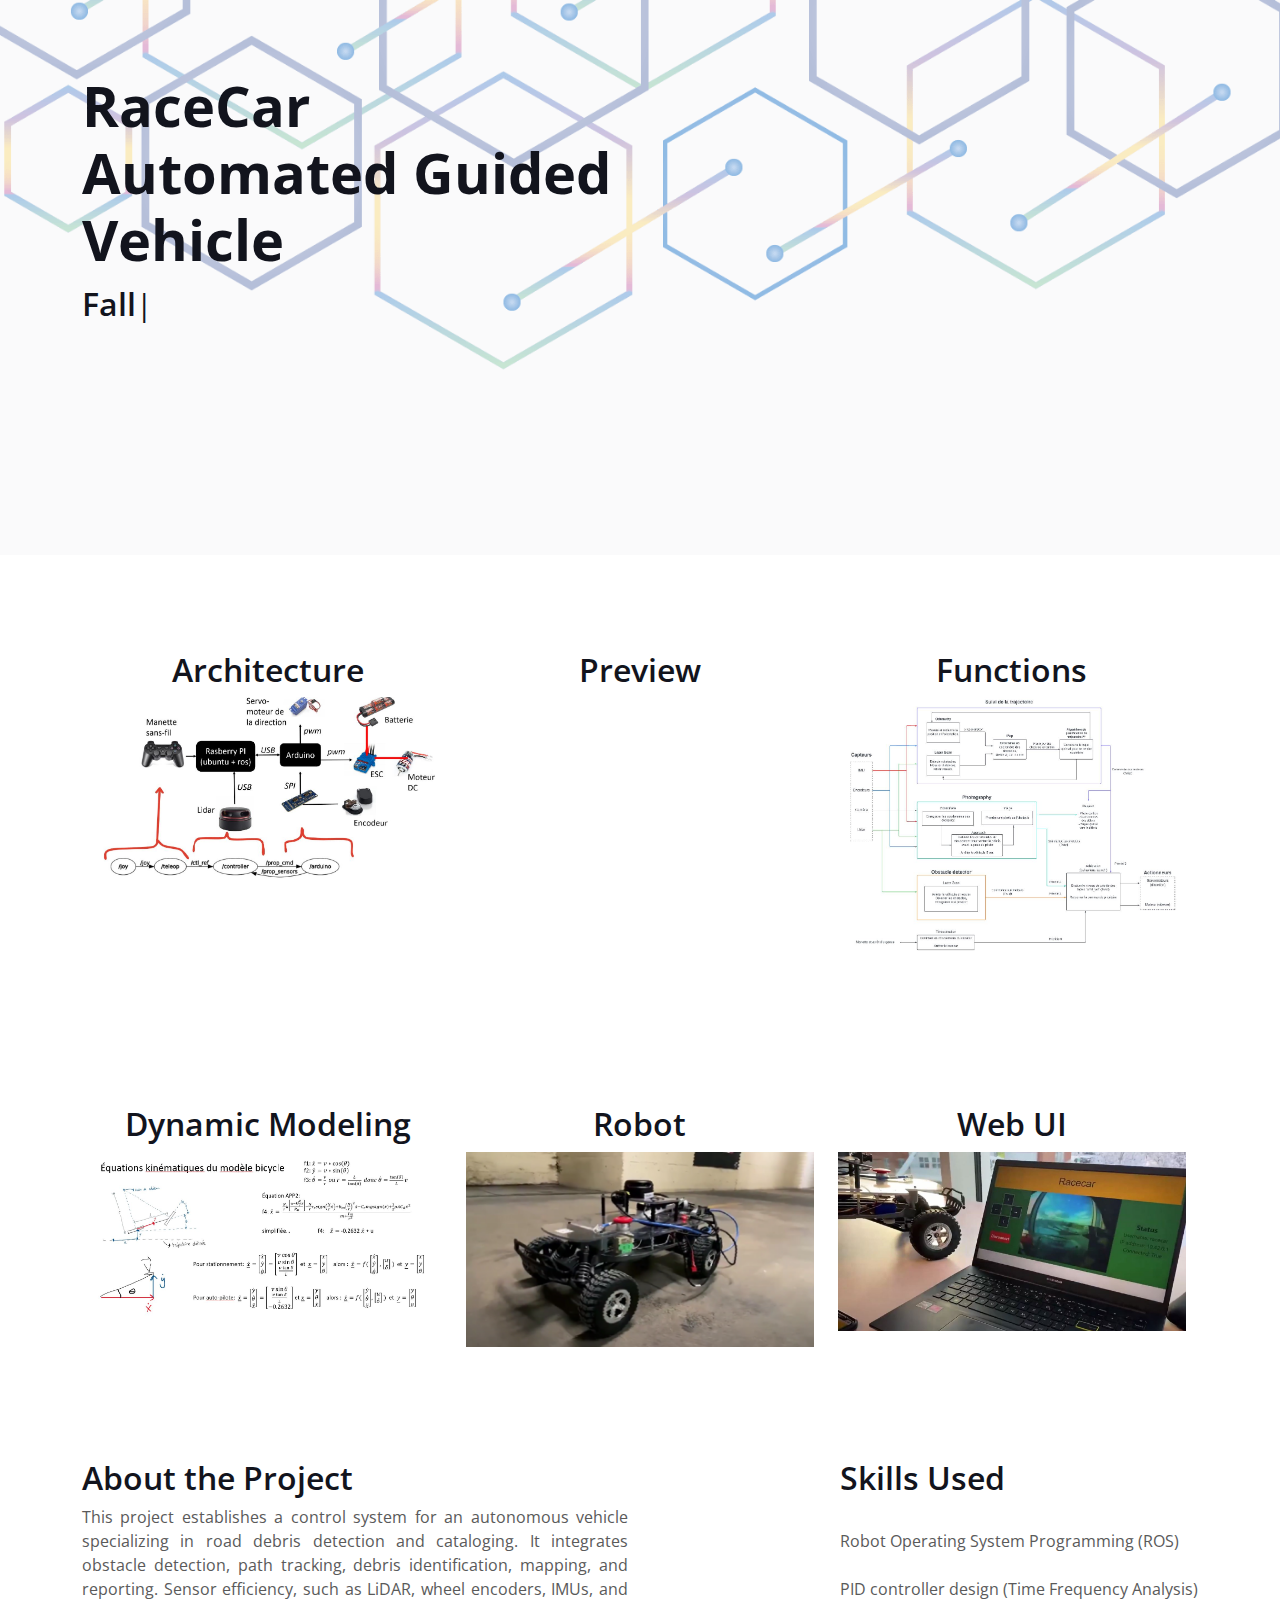
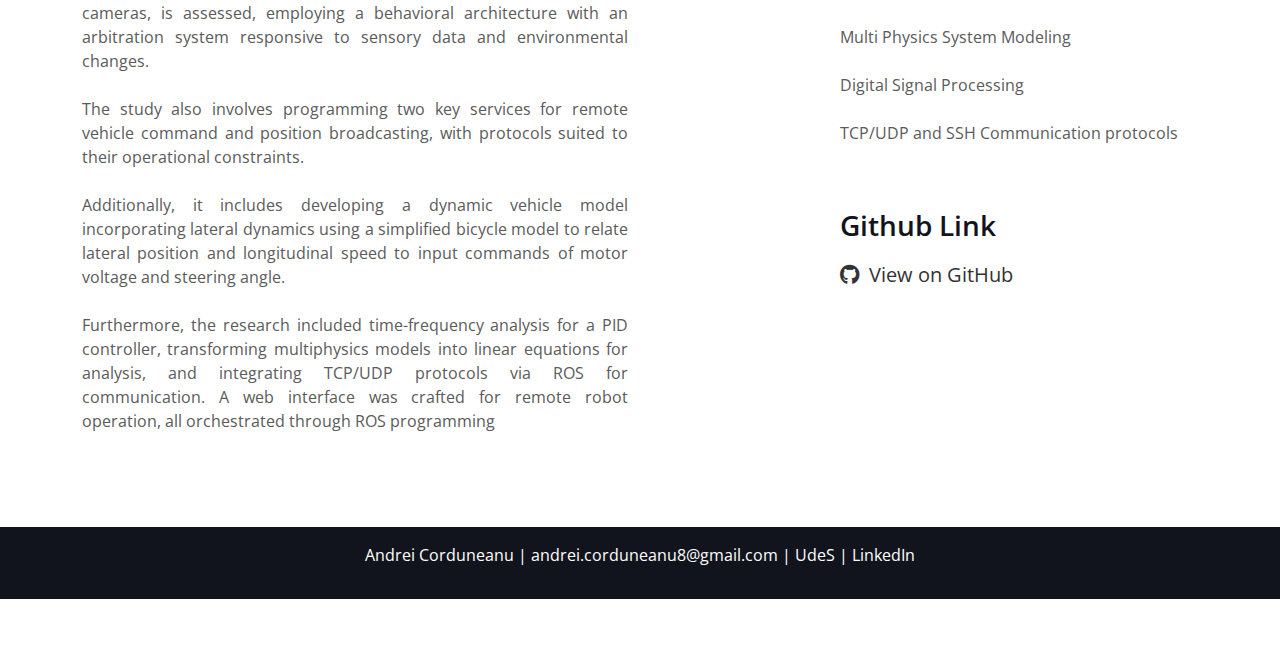
<file: racecar_project.html>
<!DOCTYPE html>
<html lang="en">
<head>
    <meta charset="utf-8">
    <title>Andrei Corduneanu</title>
    <meta content="width=device-width, initial-scale=1.0" name="viewport">
    <meta content="" name="keywords">
    <meta content="" name="description">
    
    <!-- Google Web Fonts -->
    <link rel="preconnect" href="https://fonts.googleapis.com">
    <link rel="preconnect" href="https://fonts.gstatic.com" crossorigin>
    <link href="https://fonts.googleapis.com/css2?family=Open+Sans:wght@400;500;600;700;800&display=swap" rel="stylesheet"> 
    
    <!-- Icon Font Stylesheet -->
    <link href="https://cdnjs.cloudflare.com/ajax/libs/font-awesome/5.10.0/css/all.min.css" rel="stylesheet">
    <link href="https://cdn.jsdelivr.net/npm/bootstrap-icons@1.4.1/font/bootstrap-icons.css" rel="stylesheet">
    
    <!-- Customized Bootstrap Stylesheet -->
    <link href="css/bootstrap.min.css" rel="stylesheet">
    
    <!-- Template Stylesheet -->
    <link href="css/style.css" rel="stylesheet">
    <style>
        /* Style for the modal background */
        .modal {
            display: none; 
            position: fixed; 
            z-index: 1; 
            left: 0;
            top: 0;
            width: 100%; 
            height: 100%; 
            overflow: auto; 
            background-color: rgb(0,0,0); 
            background-color: rgba(0,0,0,0.9);
            align-items: center; 
            justify-content: center;
        }
    
        /* Style for the modal content (image) */
        .modal-content {
            max-width: 90%;
            max-height: 90%;
            margin: auto; 
            display: block;
            animation-name: zoom;
            animation-duration: 0.6s;
        }
    
        /* Adding animations */
        @keyframes zoom {
            from {transform:scale(0)} 
            to {transform:scale(1)}
        }
        .text-justify {
            text-align: justify;
        }

        /* Add some margin to the bottom of the 'About the Project' section */
        .col-md-6:first-child {
            margin-bottom: 30px; /* You can adjust the value as needed */
        }
        
        .github-link {
            display: inline-block;
            margin-top: 10px;
            color: #333; /* GitHub's Icon Color, change as needed */
            font-size: 20px; /* Icon Size, change as needed */
            text-decoration: none; /* Removes underline from hyperlink */
        }

        .github-link:hover,
        .github-link:focus {
            color: #000; /* Darker color on hover for visual feedback */
            text-decoration: none; /* Keeps the underline off on hover */
        }

        .github-link i {
            margin-right: 5px; /* Spacing between icon and text */
        }
        body {
            padding-top: 70px; /* Height of navbar */
        }

        .header-strip {
        margin-bottom: 6rem;
        background: url(../img/pngtreehexbg.png)  right  no-repeat;
        background-size: cover; /* Stretch the background image to cover the entire container */
        height: 67vh; /* Set the height of the element to 100% of the viewport height */
        width: 100%; /* Ensure the width is 100% of the containing element */
        }

        html, body {
        margin: 0;
        padding: 0;
        }

        .container-fluid {
        margin-top: 0 !important; /* This overrides any existing top margin */
        }

    </style>
</head>
<body>
    <!-- Spinner Start -->
    <div id="spinner" class="show bg-white position-fixed translate-middle w-100 vh-100 top-50 start-50 d-flex align-items-center justify-content-center">
        <div class="spinner-border text-primary" style="width: 3rem; height: 3rem;" role="status">
            <span class="sr-only">Loading...</span>
        </div>
    </div>
    <!-- Spinner End -->

    <!-- Navbar Start -->
    <nav class="navbar navbar-expand-lg bg-white navbar-light fixed-top shadow py-lg-0 px-4 px-lg-5 wow fadeIn" data-wow-delay="0.1s">
        <button type="button" class="navbar-toggler" data-bs-toggle="collapse" data-bs-target="#navbarCollapse">
            <span class="navbar-toggler-icon"></span>
        </button>
        <div class="collapse navbar-collapse justify-content-between py-4 py-lg-0" id="navbarCollapse">
            <a href="index.html" class="navbar-brand bg--primary py-3 px-4 mx-3 d-none d-lg-block">
                <h1 class="text--secondary fw-bold m-0">Andrei Corduneanu</h1>
            </a>
        </div>
    </nav>
    <!-- Navbar End -->

    <!-- Header Start -->
    <div class="container-fluid bg-light my-6 mt-0" id="home">
        <div class="container">
            <div class="row g-5 align-items-center">
                <div class="col-lg-6 py-6 pb-0 pt-lg-0">
                    <br><br><br>
                    <h3 class="display-4 ">RaceCar Automated Guided Vehicle</h3>
                        <div class="typed-text d-none">Fall 2023, Université de Sherbrooke</div> <h2 class="typed-text-output d-inline"></h2>
                </div>
            </div>
        </div>
    </div>
    <!-- Header End -->

    <!-- Main Content Start -->
    <section class="container my-5">
        <!-- Images Row -->
        <div class="container">
            <div class="row text-center">
            </div>
            <div class="row text-center mb-4">
                <div class="col-md-4 mb-3">
                    <div class="col-12">
                        <h2>Architecture</h2> 
                    </div>
                    <img src="img/racecar_architecture.JPG" class="img-fluid" onclick="openModal(this.src)">
                </div>
                <div class="col-md-4 mb-3">
                    <div class="col-12">
                        <h2>Preview</h2>
                    </div>
                    
                    <div class="responsive-iframe-wrapper">
                        <iframe width="410" height="350" src="https://www.youtube.com/embed/y2gP0D59B5Q"  frameborder="0" allowfullscreen class="responsive-iframe" onclick="openModal(this.src)"></iframe>
                    </div>
                </div>
                <div class="col-md-4 mb-3">
                    <div class="col-12">
                        <h2>Functions</h2>
                    </div>
                    <img src="img/racecar_functions.JPG"  class="img-fluid" onclick="openModal(this.src)">
                </div>
            </div>
            <br><br><br>
            <div class="row text-center mb-4">
                <div class="col-md-4 mb-3">
                    <div class="col-12">
                        <h2>Dynamic Modeling</h2> 
                    </div>
                    <img src="img/racecar_dynamics.JPG" class="img-fluid" onclick="openModal(this.src)">
                </div>
                <div class="col-md-4 mb-3">
                    <div class="col-12">
                        <h2>Robot</h2> 
                    </div>
                    <img src="img/racecar_Screenshot.PNG" class="img-fluid" onclick="openModal(this.src)">
                </div>
                <div class="col-md-4 mb-3">
                    <div class="col-12">
                        <h2>Web UI</h2> 
                    </div>
                    <img src="img/racecar_UI.JPG" class="img-fluid" onclick="openModal(this.src)">
                </div>
            </div>
        </div>
        <br><br><br>
        <!-- About and Skills Section -->
        <div class="row">
            <div class="col-md-6">
                <h2>About the Project</h2>
                <p class="text-justify">This project establishes a control system for an 
                    autonomous vehicle specializing in road debris detection and cataloging. 
                    It integrates obstacle detection, path tracking, debris identification, mapping, and reporting. 
                    Sensor efficiency, such as LiDAR, wheel encoders, IMUs, and cameras, is assessed, employing a behavioral 
                    architecture with an arbitration system responsive to sensory data and environmental changes.<br> <br>
                    The study also involves programming two key services for remote vehicle command and position broadcasting, 
                    with protocols suited to their operational constraints. <br><br>Additionally, it includes developing a dynamic vehicle model 
                    incorporating lateral dynamics using a simplified bicycle model to relate lateral position and longitudinal speed to 
                    input commands of motor voltage and steering angle. 
                    <br><br>
                    Furthermore, the research included time-frequency analysis for a PID controller, 
                    transforming multiphysics models into linear equations for analysis, and integrating TCP/UDP protocols via ROS for communication. 
                    A web interface was crafted for remote robot operation, all orchestrated through ROS programming</p>
            </div>
            <div class="col-md-6" style="padding-left: 200px;">
                <h2>Skills Used</h2><br>
                <ul class="list-unstyled">
                    <li>Robot Operating System Programming (ROS)<br><br></li>
                    <li>PID controller design (Time Frequency Analysis)<br><br></li>
                    <li>Multi Physics System Modeling<br><br></li>
                    <li>Digital Signal Processing<br><br></li>
                    <li>TCP/UDP and SSH Communication protocols<br><br></li>
                </ul>

                 <!-- GitHub Link -->
                 <br>
                <h3>Github Link</h3>
                <a href="https://github.com/marekth/racecar" class="github-link" target="_blank" title="GitHub">
                    <i class="fab fa-github"></i> View on GitHub
                </a>
            </div>


        </div>
         

        
    </section>
    <!-- Main Content End -->

    <!-- Footer Start -->
    <footer class="bg-dark text-white text-center p-3">
        <p>Andrei Corduneanu | <a href="mailto:andrei.corduneanu8@gmail.com" class="text-white">andrei.corduneanu8@gmail.com</a> | <a href="https://www.usherbrooke.ca" class="text-white">UdeS</a> | <a href="https://www.linkedin.com/in/alx87grd" class="text-white">LinkedIn</a></p>
    </footer>
    <!-- Footer End -->

    <!-- The Modal -->
    <div id="myModal" class="modal">
        <img class="modal-content" id="img01">
    </div>

    <!-- Bootstrap JavaScript Libraries -->
    <script src="https://code.jquery.com/jquery-3.4.1.min.js"></script>
    <script src="https://cdn.jsdelivr.net/npm/bootstrap@5.0.0/dist/js/bootstrap.bundle.min.js"></script>

    
    <!-- JavaScript Libraries -->
    <script src="https://code.jquery.com/jquery-3.4.1.min.js"></script>
    <script src="https://cdn.jsdelivr.net/npm/bootstrap@5.0.0/dist/js/bootstrap.bundle.min.js"></script>
    <script src="lib/wow/wow.min.js"></script>
    <script src="lib/easing/easing.min.js"></script>
    <script src="lib/waypoints/waypoints.min.js"></script>
    <script src="lib/typed/typed.min.js"></script>
    <script src="lib/counterup/counterup.min.js"></script>
    <script src="lib/owlcarousel/owl.carousel.min.js"></script>
    <script src="lib/isotope/isotope.pkgd.min.js"></script>
    <script src="lib/lightbox/js/lightbox.min.js"></script>

    <!-- Template Javascript -->
    <script src="js/main.js"></script>

    <script>
        window.addEventListener('load', function() {
            var spinner = document.getElementById('spinner');
            spinner.classList.remove('show');
        });
    </script>


    <script>
        function openModal(src) {
            // Get the modal and the navbar
            console.log("Opening modal...");  // This will log to your browser's console
            var modal = document.getElementById("myModal");
            var navbar = document.querySelector('.navbar'); // Select the navbar

            // Get the image and insert it inside the modal
            var modalImg = document.getElementById("img01");
            modal.style.display = "block";
            modalImg.src = src;
            modalImg.style.animationName = "zoom";
            modalImg.style.animationDuration = "0.6s";

            // Hide the navbar
            navbar.style.display = 'none';
        }

        // When the user clicks anywhere outside of the image, close it and show the navbar
        window.onclick = function(event) {
            var modal = document.getElementById("myModal");
            var navbar = document.querySelector('.navbar'); // Select the navbar
            if (event.target == modal) {
                modal.style.display = "none";
                // Show the navbar again when the modal is closed
                navbar.style.display = 'block';
            }
        }

    </script>
</body>
</html>
</file>
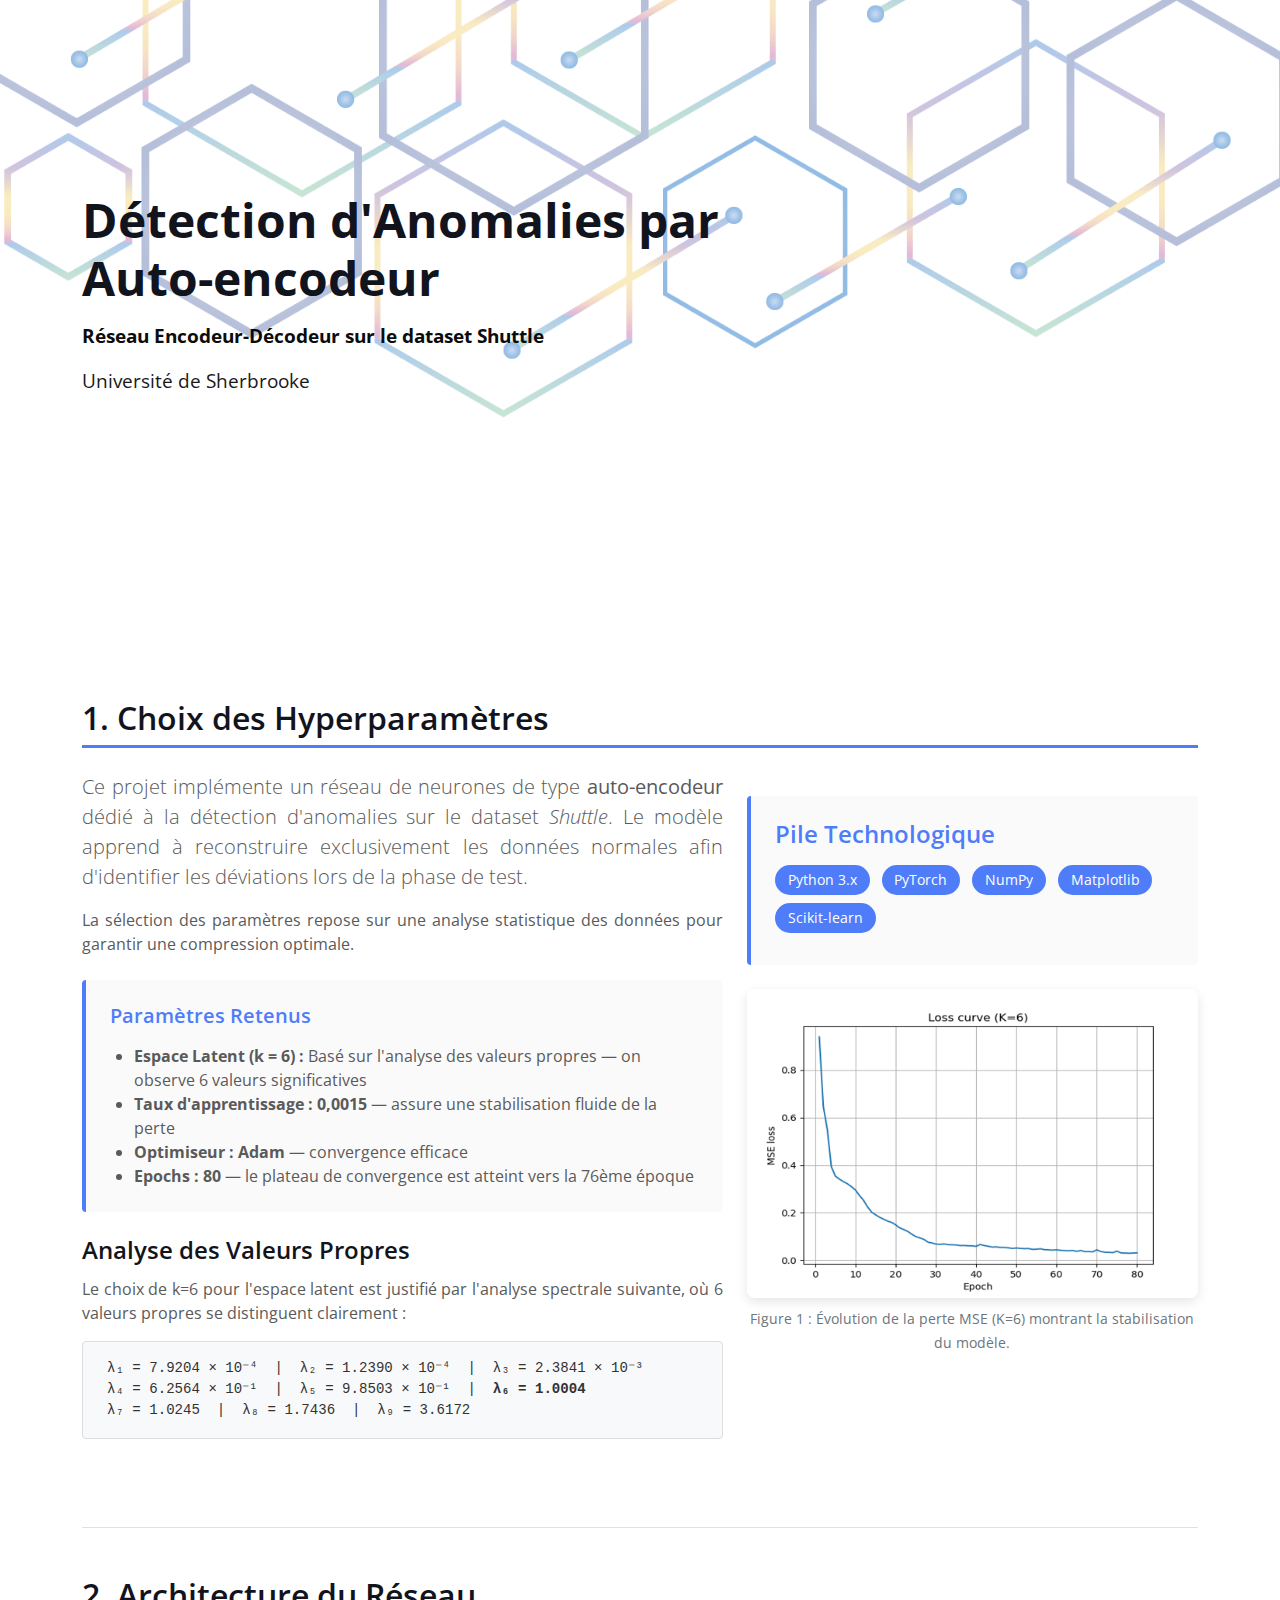
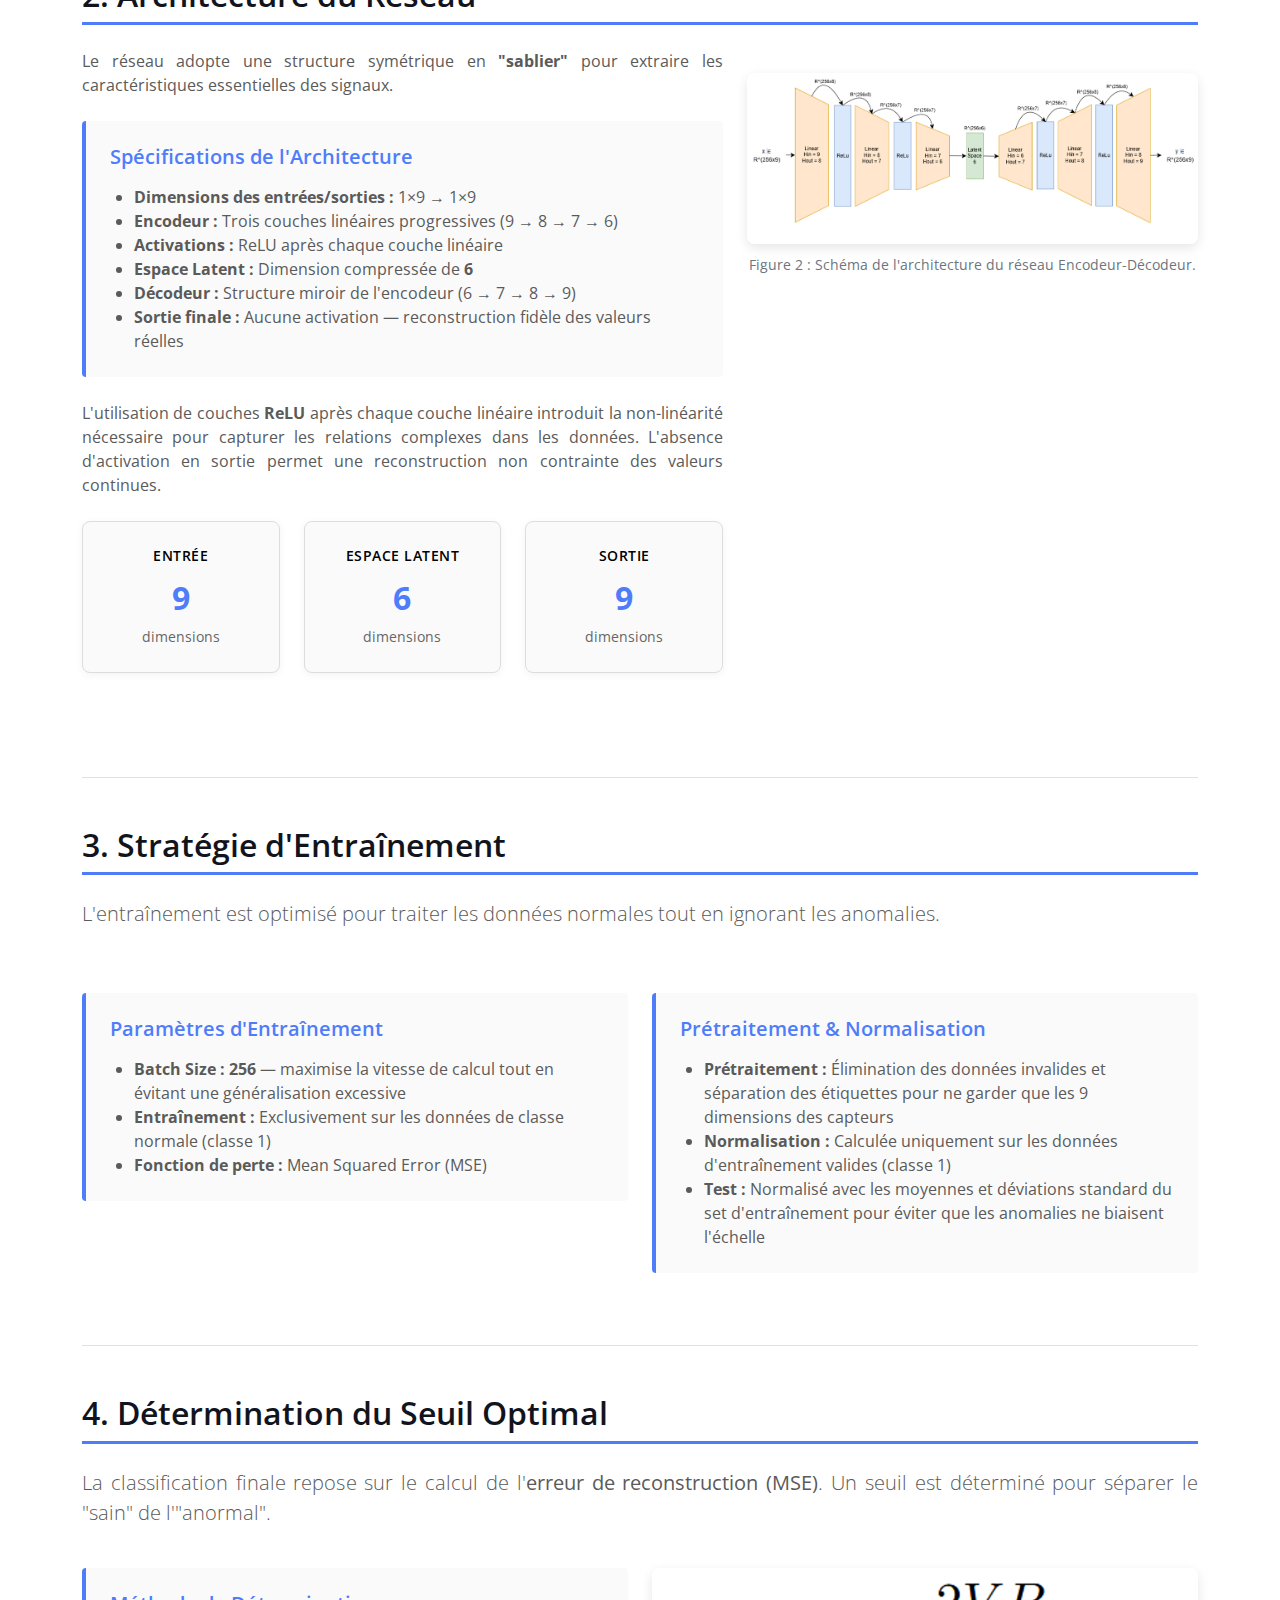
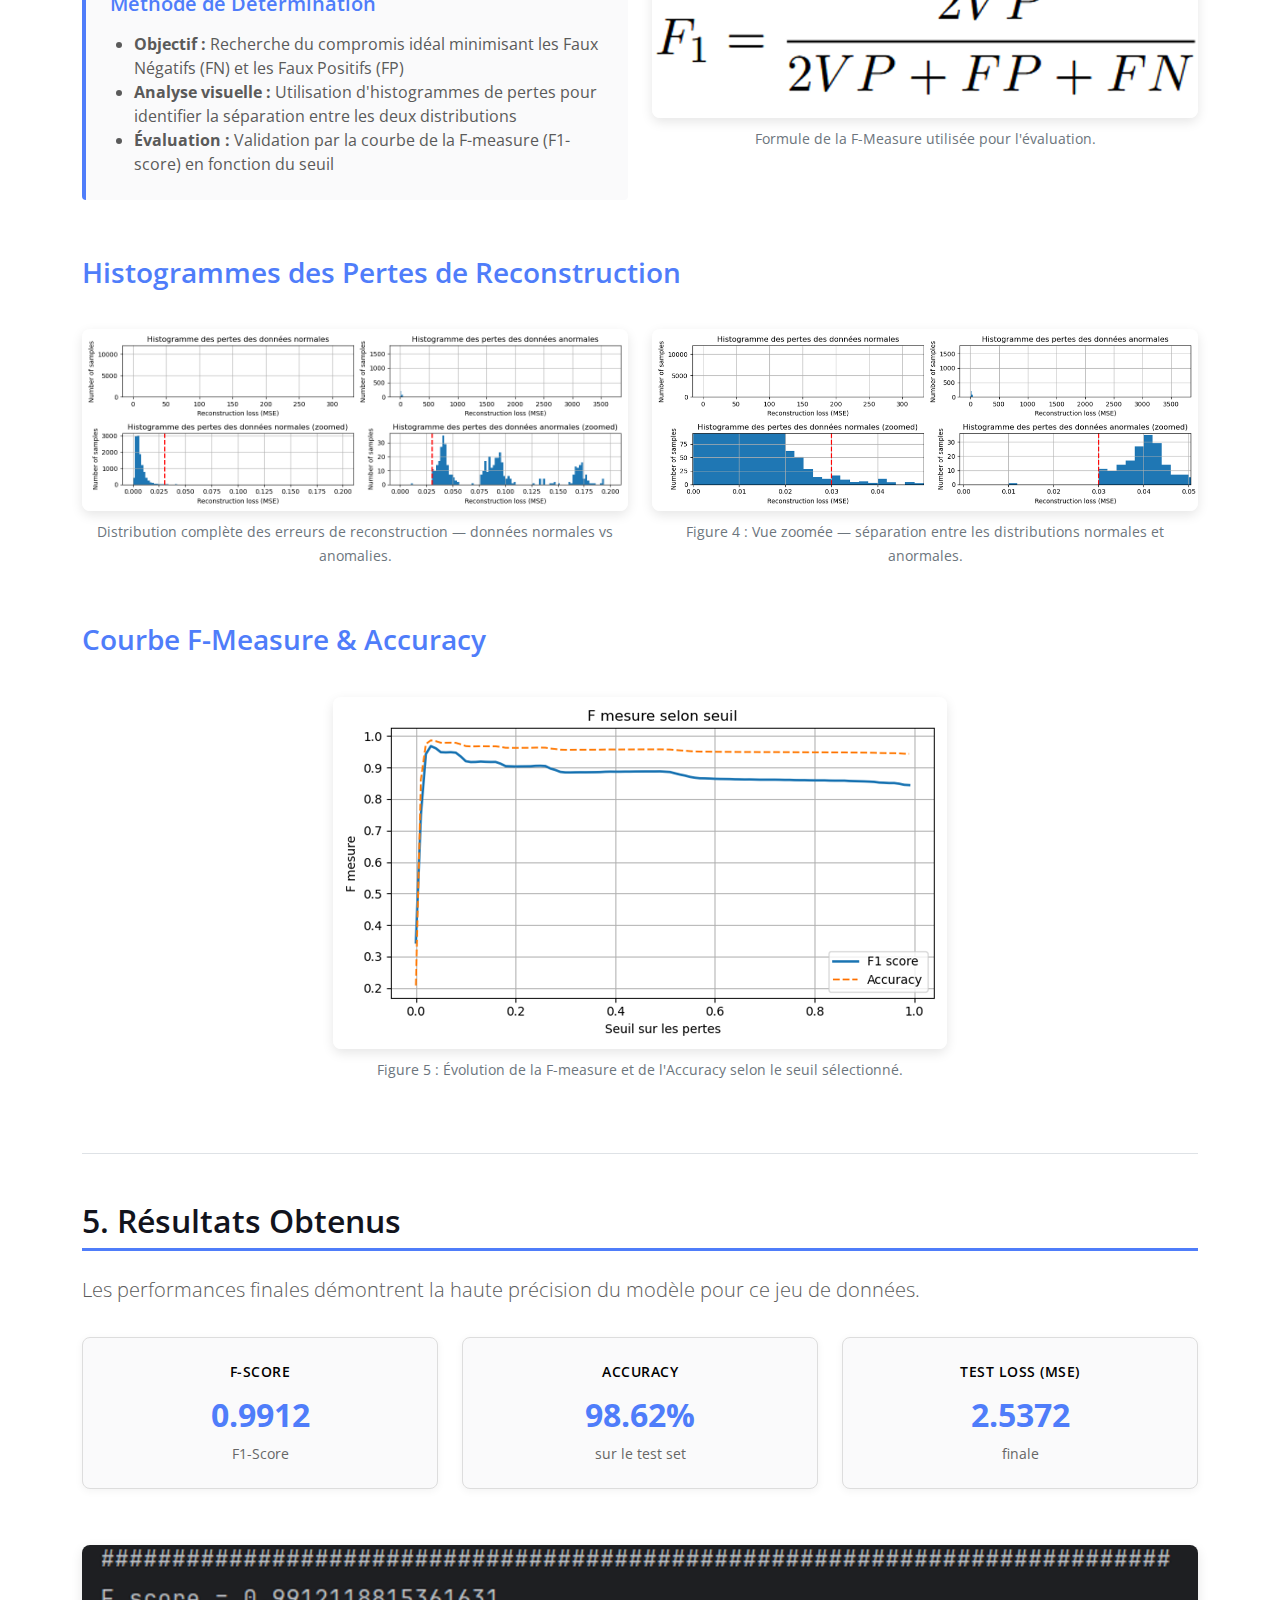
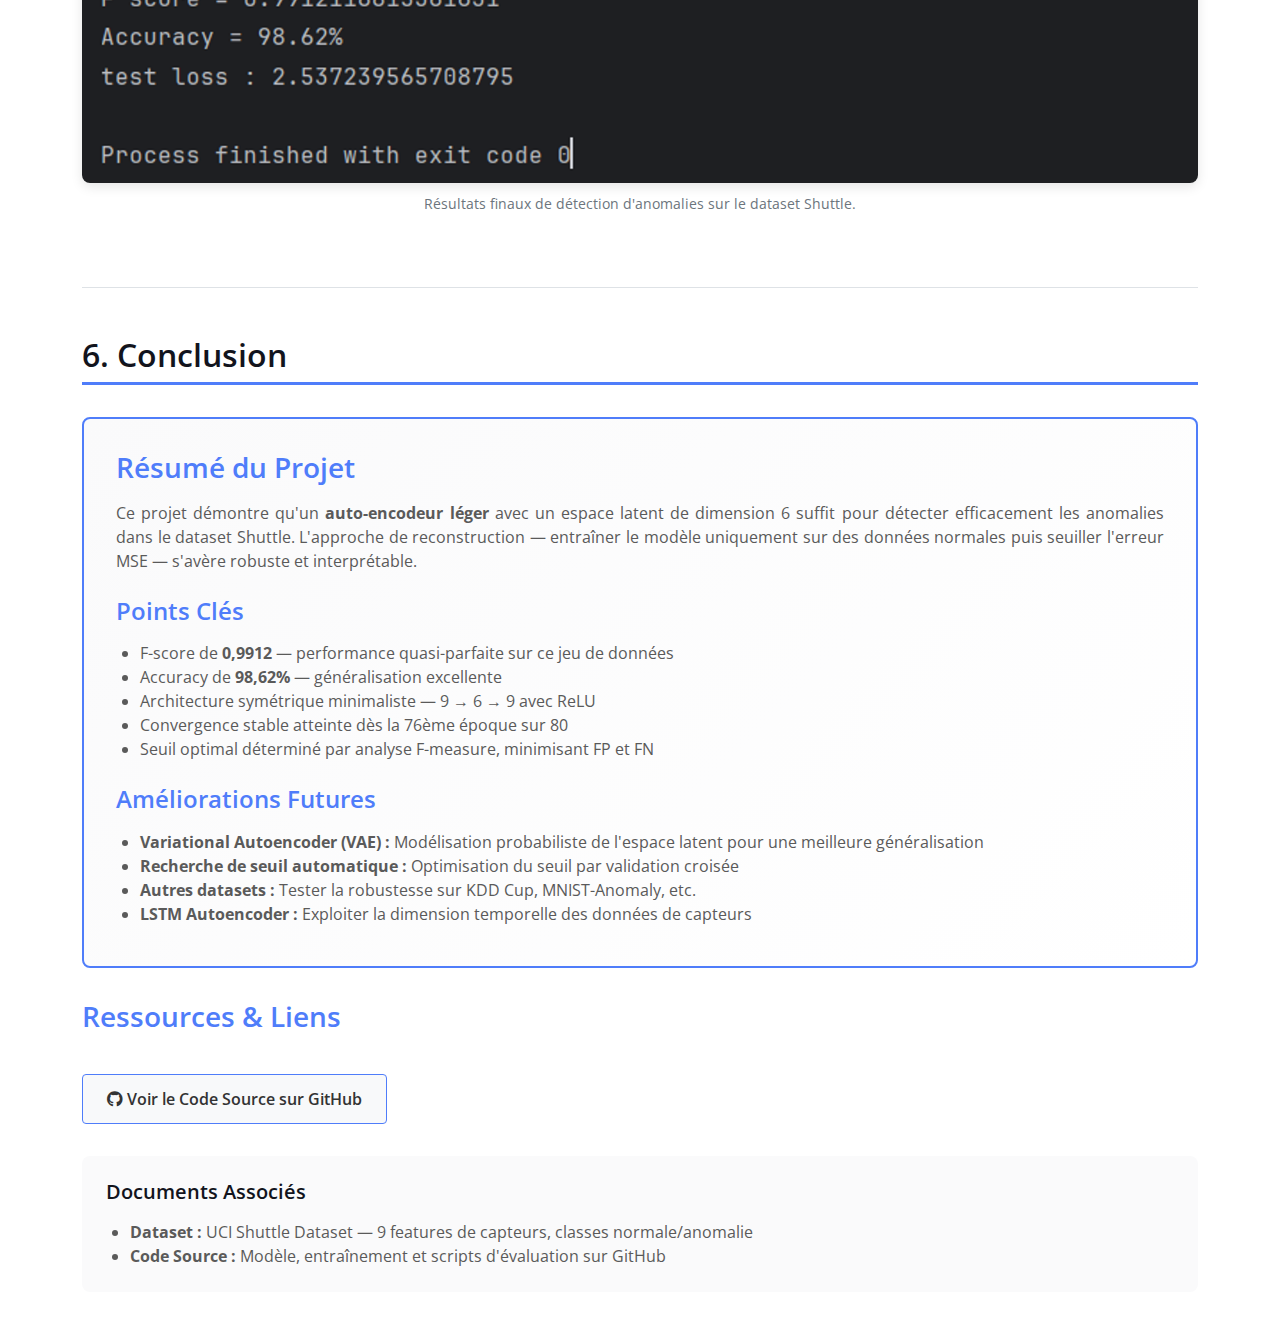
<file: Shuttle.html>
<!DOCTYPE html>
<html lang="fr">
<head>
    <meta charset="utf-8">
    <title>Détection d'Anomalies — Réseau Encodeur-Décodeur (Shuttle)</title>
    <meta content="width=device-width, initial-scale=1.0" name="viewport">
    <meta content="" name="keywords">
    <meta content="" name="description">

    <!-- Google Web Fonts -->
    <link rel="preconnect" href="https://fonts.googleapis.com">
    <link rel="preconnect" href="https://fonts.gstatic.com" crossorigin>
    <link href="https://fonts.googleapis.com/css2?family=Open+Sans:wght@400;500;600;700;800&display=swap" rel="stylesheet">

    <!-- Icon Font Stylesheet -->
    <link href="https://cdnjs.cloudflare.com/ajax/libs/font-awesome/5.10.0/css/all.min.css" rel="stylesheet">
    <link href="https://cdn.jsdelivr.net/npm/bootstrap-icons@1.4.1/font/bootstrap-icons.css" rel="stylesheet">

    <!-- Customized Bootstrap Stylesheet -->
    <link href="css/bootstrap.min.css" rel="stylesheet">

    <!-- Template Stylesheet -->
    <link href="css/style.css" rel="stylesheet">

    <style>
        .text-justify {
            text-align: justify;
        }

        .header-strip {
            margin-bottom: 6rem;
            background: url(img/pngtreehexbg.png) right no-repeat;
            background-size: cover;
            height: 67vh;
            width: 100%;
            margin-top: 0;
            display: flex;
            align-items: center;
            color: black;
        }

        .header-strip h1 {
            font-size: 3rem;
            font-weight: 700;
            margin-bottom: 1rem;
        }

        .header-strip p {
            font-size: 1.2rem;
            opacity: 0.95;
        }

        .section-title {
            font-size: 2rem;
            font-weight: 600;
            color: var(--dark);
            margin-top: 3rem;
            margin-bottom: 1.5rem;
            border-bottom: 3px solid var(--primary);
            padding-bottom: 0.5rem;
        }

        .metrics-grid {
            display: grid;
            grid-template-columns: repeat(auto-fit, minmax(220px, 1fr));
            gap: 1.5rem;
            margin: 2rem 0;
        }

        .metric-card {
            background: var(--light);
            border: 1px solid #ddd;
            border-radius: 8px;
            padding: 1.5rem;
            text-align: center;
            box-shadow: 0 2px 8px rgba(0,0,0,0.05);
            transition: all 0.3s ease;
        }

        .metric-card:hover {
            transform: translateY(-5px);
            box-shadow: 0 4px 12px rgba(79, 125, 250, 0.2);
        }

        .metric-label {
            font-size: 0.85rem;
            color: var(--secondary);
            font-weight: 600;
            text-transform: uppercase;
            letter-spacing: 0.5px;
            margin-bottom: 0.5rem;
        }

        .metric-value {
            font-size: 2rem;
            font-weight: 700;
            color: var(--primary);
        }

        .metric-unit {
            font-size: 0.9rem;
            color: #666;
            margin-top: 0.25rem;
        }

        .model-overview {
            background: var(--light);
            border-left: 4px solid var(--primary);
            padding: 1.5rem;
            margin: 1.5rem 0;
            border-radius: 4px;
        }

        .model-overview h4, .model-overview h5 {
            color: var(--primary);
            margin-bottom: 1rem;
        }

        .code-block {
            background: #f8f9fa;
            border: 1px solid #ddd;
            border-radius: 4px;
            padding: 1rem;
            font-family: 'Courier New', monospace;
            font-size: 0.9rem;
            color: #333;
            overflow-x: auto;
            margin: 1rem 0;
        }

        .badge-tech {
            display: inline-block;
            background: var(--primary);
            color: white;
            padding: 0.3rem 0.8rem;
            border-radius: 20px;
            font-size: 0.85rem;
            margin-right: 0.5rem;
            margin-bottom: 0.5rem;
        }

        .github-link {
            display: inline-block;
            margin-top: 1.5rem;
            color: #333;
            font-size: 1rem;
            text-decoration: none;
            transition: all 0.3s ease;
            background-color: #f8f9fa;
            padding: 0.75rem 1.5rem;
            border: 1px solid var(--primary);
            border-radius: 4px;
            font-weight: 600;
        }

        .github-link:hover {
            color: white;
            background-color: var(--primary);
            transform: translateY(-2px);
            box-shadow: 0 4px 12px rgba(79, 125, 250, 0.3);
        }

        .row-image {
            margin: 1.5rem 0;
        }

        .row-image img {
            border-radius: 8px;
            box-shadow: 0 4px 12px rgba(0,0,0,0.1);
            transition: all 0.3s ease;
        }

        .row-image img:hover {
            transform: scale(1.02);
            box-shadow: 0 6px 16px rgba(79, 125, 250, 0.2);
        }

        .conclusion-box {
            background: linear-gradient(135deg, var(--light) 0%, #fff 100%);
            border: 2px solid var(--primary);
            border-radius: 8px;
            padding: 2rem;
            margin: 2rem 0;
        }

        .conclusion-box h3 {
            color: var(--primary);
            margin-bottom: 1rem;
        }

        .eigenvalue-list {
            background: #f8f9fa;
            border: 1px solid #ddd;
            border-radius: 4px;
            padding: 1rem 1.5rem;
            font-family: 'Courier New', monospace;
            font-size: 0.88rem;
            color: #333;
            margin: 1rem 0;
        }

        .figure-caption {
            text-align: center;
            font-style: italic;
            color: #666;
            font-size: 0.9rem;
            margin-top: 0.5rem;
            margin-bottom: 1.5rem;
        }

        .modal {
            display: none;
            position: fixed;
            z-index: 9999;
            left: 0;
            top: 0;
            width: 100%;
            height: 100%;
            background-color: rgba(0,0,0,0.95);
            align-items: center;
            justify-content: center;
        }

        .modal.active {
            display: flex;
        }

        .modal-content {
            max-width: 95%;
            max-height: 95%;
            object-fit: contain;
        }

        .close-modal {
            position: absolute;
            top: 20px;
            right: 35px;
            color: #f1f1f1;
            font-size: 40px;
            font-weight: bold;
            cursor: pointer;
            z-index: 10000;
        }
    </style>
</head>

<body>

<!-- Project Header -->
<div class="header-strip">
    <div class="container">
        <div class="row">
            <div class="col-lg-8">
                <h1>Détection d'Anomalies par Auto-encodeur</h1>
                <p><strong>Réseau Encodeur-Décodeur sur le dataset Shuttle</strong></p>
                <p style="margin-top: 0.5rem; opacity: 0.9;">Université de Sherbrooke</p>
            </div>
        </div>
    </div>
</div>

<!-- Main Content -->
<div class="container my-5">

    <!-- SECTION 1: HYPERPARAMETERS -->
    <section class="mb-5 pb-5 border-bottom">
        <h2 class="section-title">1. Choix des Hyperparamètres</h2>

        <div class="row mb-4">
            <div class="col-lg-7">
                <p class="text-justify lead">
                    Ce projet implémente un réseau de neurones de type <strong>auto-encodeur</strong> dédié à la détection d'anomalies sur le dataset <em>Shuttle</em>. Le modèle apprend à reconstruire exclusivement les données normales afin d'identifier les déviations lors de la phase de test.
                </p>

                <p class="text-justify">
                    La sélection des paramètres repose sur une analyse statistique des données pour garantir une compression optimale.
                </p>

                <div class="model-overview">
                    <h5>Paramètres Retenus</h5>
                    <ul style="margin: 0; padding-left: 1.5rem;">
                        <li><strong>Espace Latent (k = 6) :</strong> Basé sur l'analyse des valeurs propres — on observe 6 valeurs significatives</li>
                        <li><strong>Taux d'apprentissage :</strong> <strong>0,0015</strong> — assure une stabilisation fluide de la perte</li>
                        <li><strong>Optimiseur :</strong> <strong>Adam</strong> — convergence efficace</li>
                        <li><strong>Epochs :</strong> <strong>80</strong> — le plateau de convergence est atteint vers la 76ème époque</li>
                    </ul>
                </div>

                <h4 style="margin-top: 1.5rem; margin-bottom: 0.75rem;">Analyse des Valeurs Propres</h4>
                <p class="text-justify">
                    Le choix de k=6 pour l'espace latent est justifié par l'analyse spectrale suivante, où 6 valeurs propres se distinguent clairement :
                </p>
                <div class="eigenvalue-list">
                    λ₁ = 7.9204 × 10⁻⁴ &nbsp;|&nbsp; λ₂ = 1.2390 × 10⁻⁴ &nbsp;|&nbsp; λ₃ = 2.3841 × 10⁻³<br>
                    λ₄ = 6.2564 × 10⁻¹ &nbsp;|&nbsp; λ₅ = 9.8503 × 10⁻¹ &nbsp;|&nbsp; <strong>λ₆ = 1.0004</strong><br>
                    λ₇ = 1.0245 &nbsp;|&nbsp; λ₈ = 1.7436 &nbsp;|&nbsp; λ₉ = 3.6172
                </div>
            </div>

            <div class="col-lg-5">
                <div class="model-overview">
                    <h4>Pile Technologique</h4>
                    <div style="margin-top: 1rem;">
                        <div class="badge-tech">Python 3.x</div>
                        <div class="badge-tech">PyTorch</div>
                        <div class="badge-tech">NumPy</div>
                        <div class="badge-tech">Matplotlib</div>
                        <div class="badge-tech">Scikit-learn</div>
                    </div>
                </div>

                <div class="row-image" style="text-align: center; margin-top: 1.5rem;">
                    <img src="img/Shuttle_Encoder_Decoder/Epoch_vs_MSE_loss.png" alt="Courbe de perte MSE" style="max-width: 100%;">
                    <p class="mt-2 text-muted"><small>Figure 1 : Évolution de la perte MSE (K=6) montrant la stabilisation du modèle.</small></p>
                </div>
            </div>
        </div>
    </section>

    <!-- SECTION 2: ARCHITECTURE -->
    <section class="mb-5 pb-5 border-bottom">
        <h2 class="section-title">2. Architecture du Réseau</h2>

        <div class="row mb-4">
            <div class="col-lg-7">
                <p class="text-justify">
                    Le réseau adopte une structure symétrique en <strong>"sablier"</strong> pour extraire les caractéristiques essentielles des signaux.
                </p>

                <div class="model-overview">
                    <h5>Spécifications de l'Architecture</h5>
                    <ul style="margin: 0; padding-left: 1.5rem;">
                        <li><strong>Dimensions des entrées/sorties :</strong> 1×9 → 1×9</li>
                        <li><strong>Encodeur :</strong> Trois couches linéaires progressives (9 → 8 → 7 → 6)</li>
                        <li><strong>Activations :</strong> ReLU après chaque couche linéaire</li>
                        <li><strong>Espace Latent :</strong> Dimension compressée de <strong>6</strong></li>
                        <li><strong>Décodeur :</strong> Structure miroir de l'encodeur (6 → 7 → 8 → 9)</li>
                        <li><strong>Sortie finale :</strong> Aucune activation — reconstruction fidèle des valeurs réelles</li>
                    </ul>
                </div>

                <p class="text-justify" style="margin-top: 1rem;">
                    L'utilisation de couches <strong>ReLU</strong> après chaque couche linéaire introduit la non-linéarité nécessaire pour capturer les relations complexes dans les données. L'absence d'activation en sortie permet une reconstruction non contrainte des valeurs continues.
                </p>

                <div class="metrics-grid" style="grid-template-columns: repeat(3, 1fr); margin-top: 1.5rem;">
                    <div class="metric-card">
                        <div class="metric-label">Entrée</div>
                        <div class="metric-value">9</div>
                        <div class="metric-unit">dimensions</div>
                    </div>
                    <div class="metric-card">
                        <div class="metric-label">Espace Latent</div>
                        <div class="metric-value">6</div>
                        <div class="metric-unit">dimensions</div>
                    </div>
                    <div class="metric-card">
                        <div class="metric-label">Sortie</div>
                        <div class="metric-value">9</div>
                        <div class="metric-unit">dimensions</div>
                    </div>
                </div>
            </div>

            <div class="col-lg-5">
                <div class="row-image" style="text-align: center;">
                    <img src="img/Shuttle_Encoder_Decoder/architecture.png" alt="Architecture Encodeur-Décodeur" style="max-width: 100%;">
                    <p class="mt-2 text-muted"><small>Figure 2 : Schéma de l'architecture du réseau Encodeur-Décodeur.</small></p>
                </div>
            </div>
        </div>
    </section>

    <!-- SECTION 3: TRAINING STRATEGY -->
    <section class="mb-5 pb-5 border-bottom">
        <h2 class="section-title">3. Stratégie d'Entraînement</h2>

        <div class="row mb-4">
            <div class="col-lg-12">
                <p class="text-justify lead">
                    L'entraînement est optimisé pour traiter les données normales tout en ignorant les anomalies.
                </p>
            </div>
        </div>

        <div class="row">
            <div class="col-lg-6">
                <div class="model-overview">
                    <h5>Paramètres d'Entraînement</h5>
                    <ul style="margin: 0; padding-left: 1.5rem;">
                        <li><strong>Batch Size :</strong> <strong>256</strong> — maximise la vitesse de calcul tout en évitant une généralisation excessive</li>
                        <li><strong>Entraînement :</strong> Exclusivement sur les données de classe normale (classe 1)</li>
                        <li><strong>Fonction de perte :</strong> Mean Squared Error (MSE)</li>
                    </ul>
                </div>
            </div>

            <div class="col-lg-6">
                <div class="model-overview">
                    <h5>Prétraitement & Normalisation</h5>
                    <ul style="margin: 0; padding-left: 1.5rem;">
                        <li><strong>Prétraitement :</strong> Élimination des données invalides et séparation des étiquettes pour ne garder que les 9 dimensions des capteurs</li>
                        <li><strong>Normalisation :</strong> Calculée uniquement sur les données d'entraînement valides (classe 1)</li>
                        <li><strong>Test :</strong> Normalisé avec les moyennes et déviations standard du set d'entraînement pour éviter que les anomalies ne biaisent l'échelle</li>
                    </ul>
                </div>
            </div>
        </div>
    </section>

    <!-- SECTION 4: THRESHOLD DETERMINATION -->
    <section class="mb-5 pb-5 border-bottom">
        <h2 class="section-title">4. Détermination du Seuil Optimal</h2>

        <p class="text-justify lead">
            La classification finale repose sur le calcul de l'<strong>erreur de reconstruction (MSE)</strong>. Un seuil est déterminé pour séparer le "sain" de l'"anormal".
        </p>

        <div class="row mb-4">
            <div class="col-lg-6">
                <div class="model-overview">
                    <h5>Méthode de Détermination</h5>
                    <ul style="margin: 0; padding-left: 1.5rem;">
                        <li><strong>Objectif :</strong> Recherche du compromis idéal minimisant les Faux Négatifs (FN) et les Faux Positifs (FP)</li>
                        <li><strong>Analyse visuelle :</strong> Utilisation d'histogrammes de pertes pour identifier la séparation entre les deux distributions</li>
                        <li><strong>Évaluation :</strong> Validation par la courbe de la F-measure (F1-score) en fonction du seuil</li>
                    </ul>
                </div>
            </div>
            <div class="col-lg-6">
                <div class="row-image" style="text-align: center;">
                    <img src="img/Shuttle_Encoder_Decoder/FmesureFormula.png" alt="Formule F-Measure" style="max-width: 100%;">
                    <p class="mt-2 text-muted"><small>Formule de la F-Measure utilisée pour l'évaluation.</small></p>
                </div>
            </div>
        </div>

        <h3 style="color: var(--primary); margin-top: 2rem; margin-bottom: 1rem;">Histogrammes des Pertes de Reconstruction</h3>

        <div class="row">
            <div class="col-lg-6">
                <div class="row-image" style="text-align: center;">
                    <img src="img/Shuttle_Encoder_Decoder/histogramme_pertes.png" alt="Histogramme des pertes" style="max-width: 100%;">
                    <p class="mt-2 text-muted"><small>Distribution complète des erreurs de reconstruction — données normales vs anomalies.</small></p>
                </div>
            </div>
            <div class="col-lg-6">
                <div class="row-image" style="text-align: center;">
                    <img src="img/Shuttle_Encoder_Decoder/histogramme_pertes2.png" alt="Histogramme des pertes (zoom)" style="max-width: 100%;">
                    <p class="mt-2 text-muted"><small>Figure 4 : Vue zoomée — séparation entre les distributions normales et anormales.</small></p>
                </div>
            </div>
        </div>

        <h3 style="color: var(--primary); margin-top: 2rem; margin-bottom: 1rem;">Courbe F-Measure & Accuracy</h3>

        <div class="row">
            <div class="col-lg-12">
                <div class="row-image" style="text-align: center;">
                    <img src="img/Shuttle_Encoder_Decoder/FMesure.png" alt="Courbe F-Measure" style="max-width: 100%;">
                    <p class="mt-2 text-muted"><small>Figure 5 : Évolution de la F-measure et de l'Accuracy selon le seuil sélectionné.</small></p>
                </div>
            </div>
        </div>
    </section>

    <!-- SECTION 5: RESULTS -->
    <section class="mb-5 pb-5 border-bottom">
        <h2 class="section-title">5. Résultats Obtenus</h2>

        <p class="text-justify lead">
            Les performances finales démontrent la haute précision du modèle pour ce jeu de données.
        </p>

        <div class="metrics-grid">
            <div class="metric-card">
                <div class="metric-label">F-Score</div>
                <div class="metric-value">0.9912</div>
                <div class="metric-unit">F1-Score</div>
            </div>
            <div class="metric-card">
                <div class="metric-label">Accuracy</div>
                <div class="metric-value">98.62%</div>
                <div class="metric-unit">sur le test set</div>
            </div>
            <div class="metric-card">
                <div class="metric-label">Test Loss (MSE)</div>
                <div class="metric-value">2.5372</div>
                <div class="metric-unit">finale</div>
            </div>
        </div>

        <div class="row mt-4">
            <div class="col-lg-12">
                <div class="row-image" style="text-align: center;">
                    <img src="img/Shuttle_Encoder_Decoder/Resultats.png" alt="Résultats du modèle" style="max-width: 100%;">
                    <p class="mt-2 text-muted"><small>Résultats finaux de détection d'anomalies sur le dataset Shuttle.</small></p>
                </div>
            </div>
        </div>
    </section>

    <!-- SECTION 6: CONCLUSION -->
    <section class="mb-5">
        <h2 class="section-title">6. Conclusion</h2>

        <div class="conclusion-box">
            <h3>Résumé du Projet</h3>

            <p class="text-justify">
                Ce projet démontre qu'un <strong>auto-encodeur léger</strong> avec un espace latent de dimension 6 suffit pour détecter efficacement les anomalies dans le dataset Shuttle. L'approche de reconstruction — entraîner le modèle uniquement sur des données normales puis seuiller l'erreur MSE — s'avère robuste et interprétable.
            </p>

            <h4 style="color: var(--primary); margin-top: 1.5rem; margin-bottom: 1rem;">Points Clés</h4>
            <ul style="margin: 0.5rem 0; padding-left: 1.5rem;">
                <li>F-score de <strong>0,9912</strong> — performance quasi-parfaite sur ce jeu de données</li>
                <li>Accuracy de <strong>98,62%</strong> — généralisation excellente</li>
                <li>Architecture symétrique minimaliste — 9 → 6 → 9 avec ReLU</li>
                <li>Convergence stable atteinte dès la 76ème époque sur 80</li>
                <li>Seuil optimal déterminé par analyse F-measure, minimisant FP et FN</li>
            </ul>

            <h4 style="color: var(--primary); margin-top: 1.5rem; margin-bottom: 1rem;">Améliorations Futures</h4>
            <ul style="margin: 0.5rem 0; padding-left: 1.5rem;">
                <li><strong>Variational Autoencoder (VAE) :</strong> Modélisation probabiliste de l'espace latent pour une meilleure généralisation</li>
                <li><strong>Recherche de seuil automatique :</strong> Optimisation du seuil par validation croisée</li>
                <li><strong>Autres datasets :</strong> Tester la robustesse sur KDD Cup, MNIST-Anomaly, etc.</li>
                <li><strong>LSTM Autoencoder :</strong> Exploiter la dimension temporelle des données de capteurs</li>
            </ul>
        </div>

        <h3 style="color: var(--primary); margin-top: 2rem; margin-bottom: 1rem;">Ressources & Liens</h3>

        <a href="https://github.com/" class="github-link" target="_blank">
            <i class="fab fa-github"></i> Voir le Code Source sur GitHub
        </a>

        <div style="margin-top: 2rem; padding: 1.5rem; background: var(--light); border-radius: 8px;">
            <h5 style="color: var(--dark); margin-bottom: 1rem;">Documents Associés</h5>
            <ul style="margin: 0; padding-left: 1.5rem;">
                <li><strong>Dataset :</strong> UCI Shuttle Dataset — 9 features de capteurs, classes normale/anomalie</li>
                <li><strong>Code Source :</strong> Modèle, entraînement et scripts d'évaluation sur GitHub</li>
            </ul>
        </div>
    </section>

</div>

<!-- Modal for image expansion -->
<div id="imageModal" class="modal">
    <span class="close-modal" onclick="closeImageModal()">&times;</span>
    <img class="modal-content" id="modalImage">
</div>

<script>
    function openImageModal(imageSrc) {
        const modal = document.getElementById('imageModal');
        const modalImage = document.getElementById('modalImage');
        modalImage.src = imageSrc;
        modal.classList.add('active');
        document.body.style.overflow = 'hidden';
    }

    function closeImageModal() {
        const modal = document.getElementById('imageModal');
        modal.classList.remove('active');
        document.body.style.overflow = 'auto';
    }

    window.onclick = function(event) {
        const modal = document.getElementById('imageModal');
        if (event.target === modal) {
            closeImageModal();
        }
    }

    document.addEventListener('keydown', function(event) {
        if (event.key === 'Escape') {
            closeImageModal();
        }
    });

    document.querySelectorAll('.row-image img').forEach(img => {
        img.style.cursor = 'pointer';
        img.onclick = function() {
            openImageModal(this.src);
        };
    });
</script>

</body>
</html>
</file>
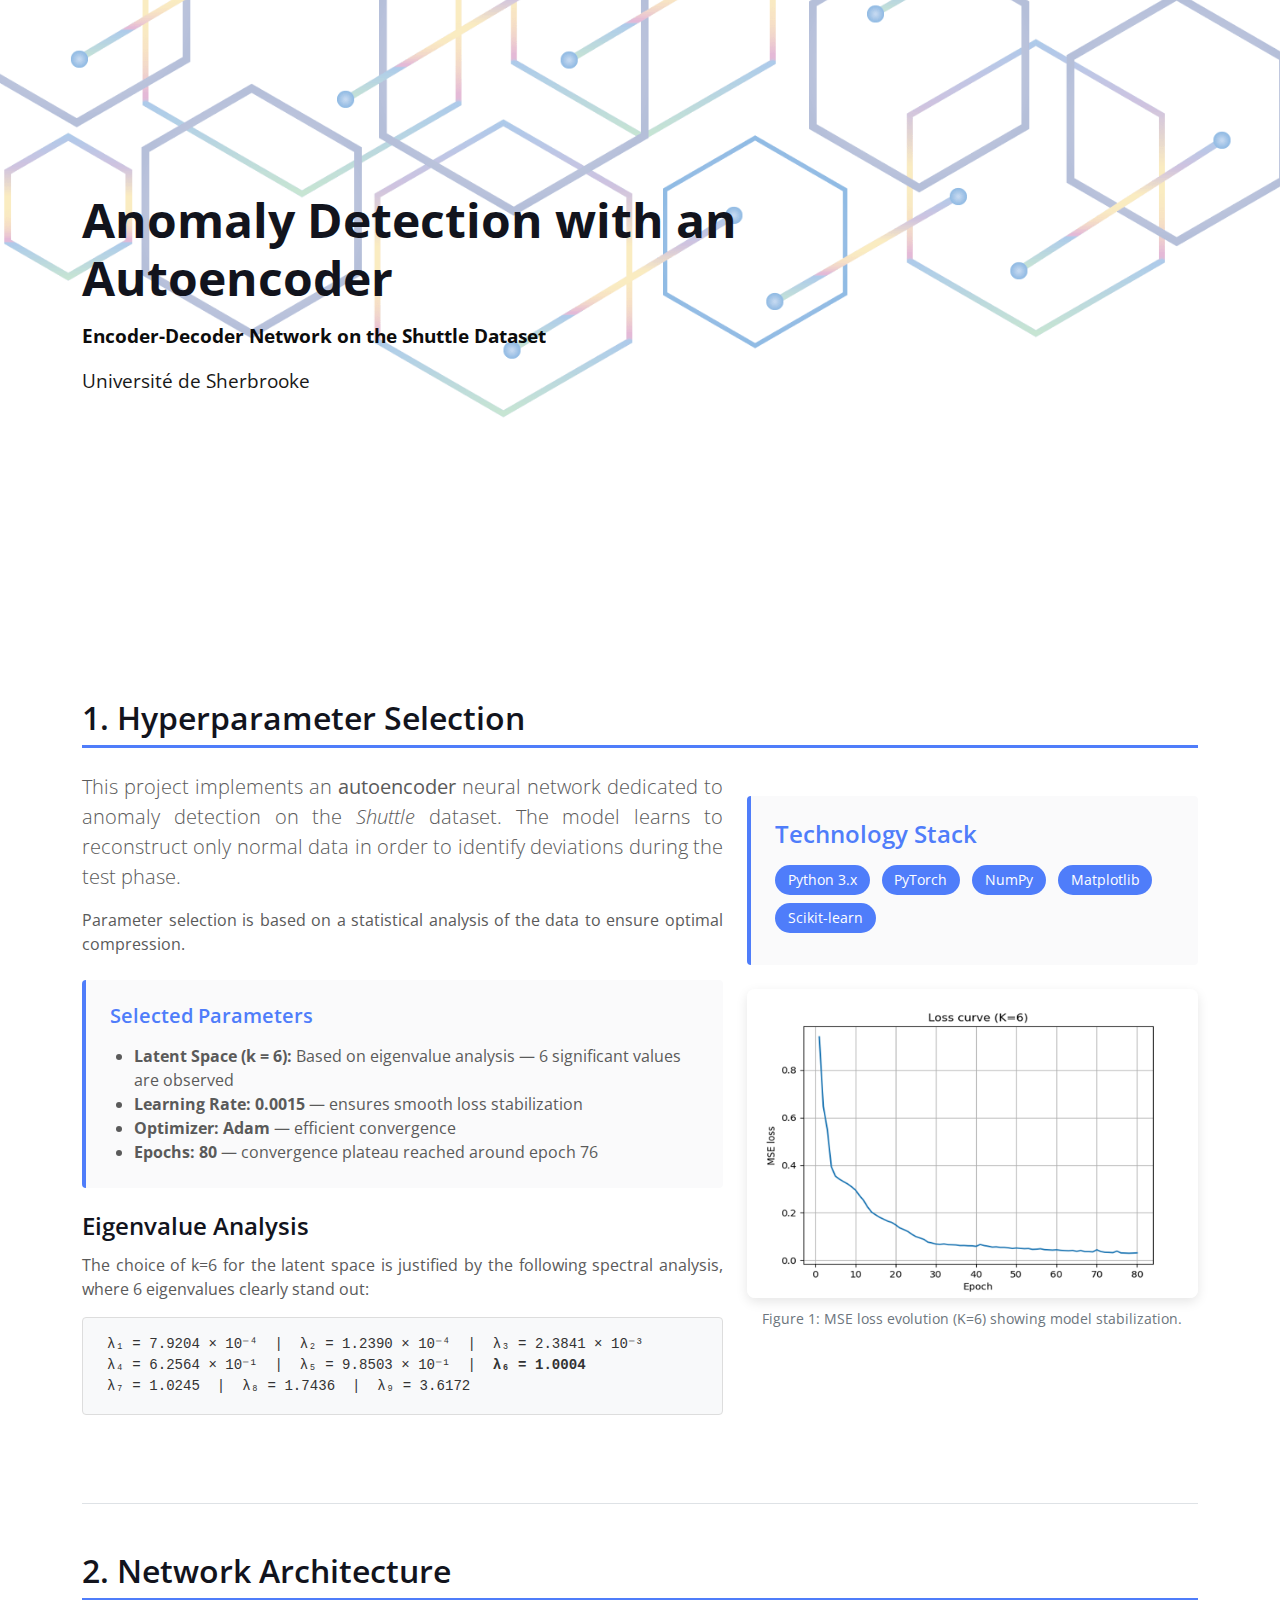
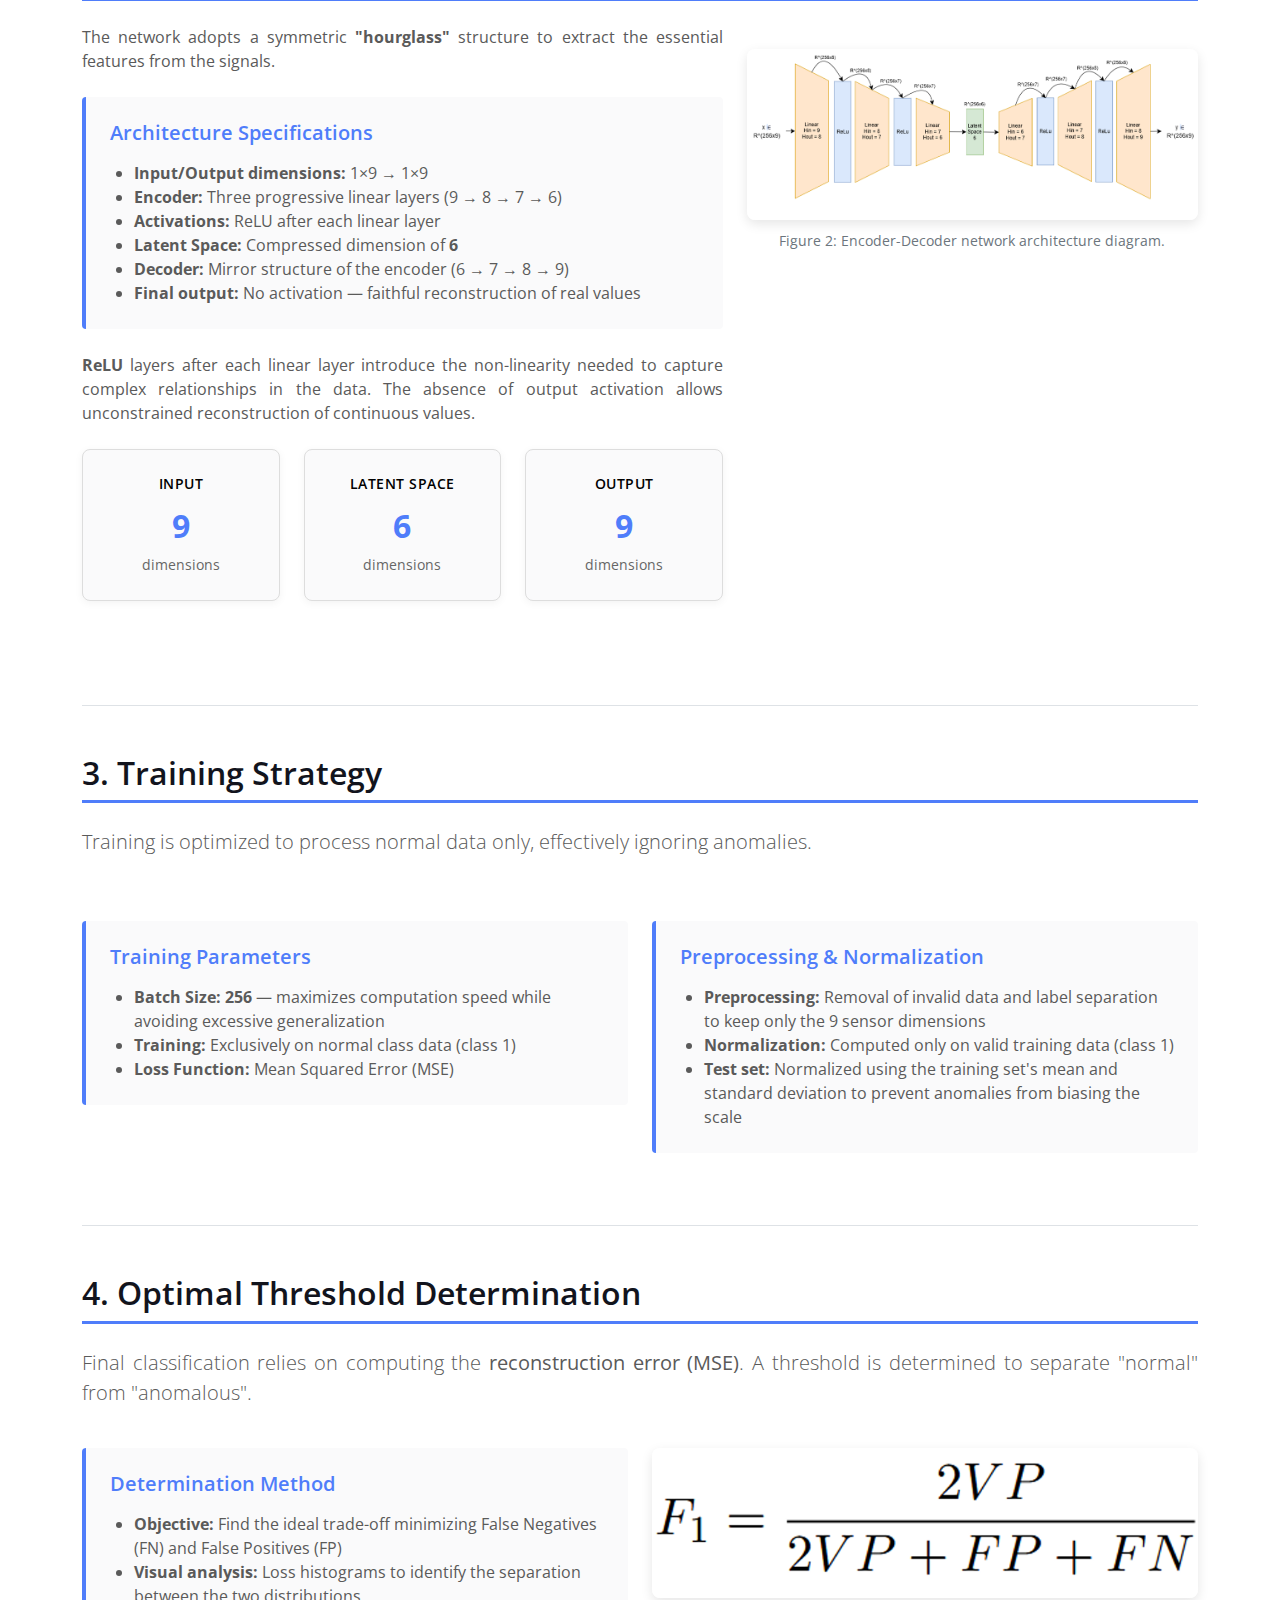
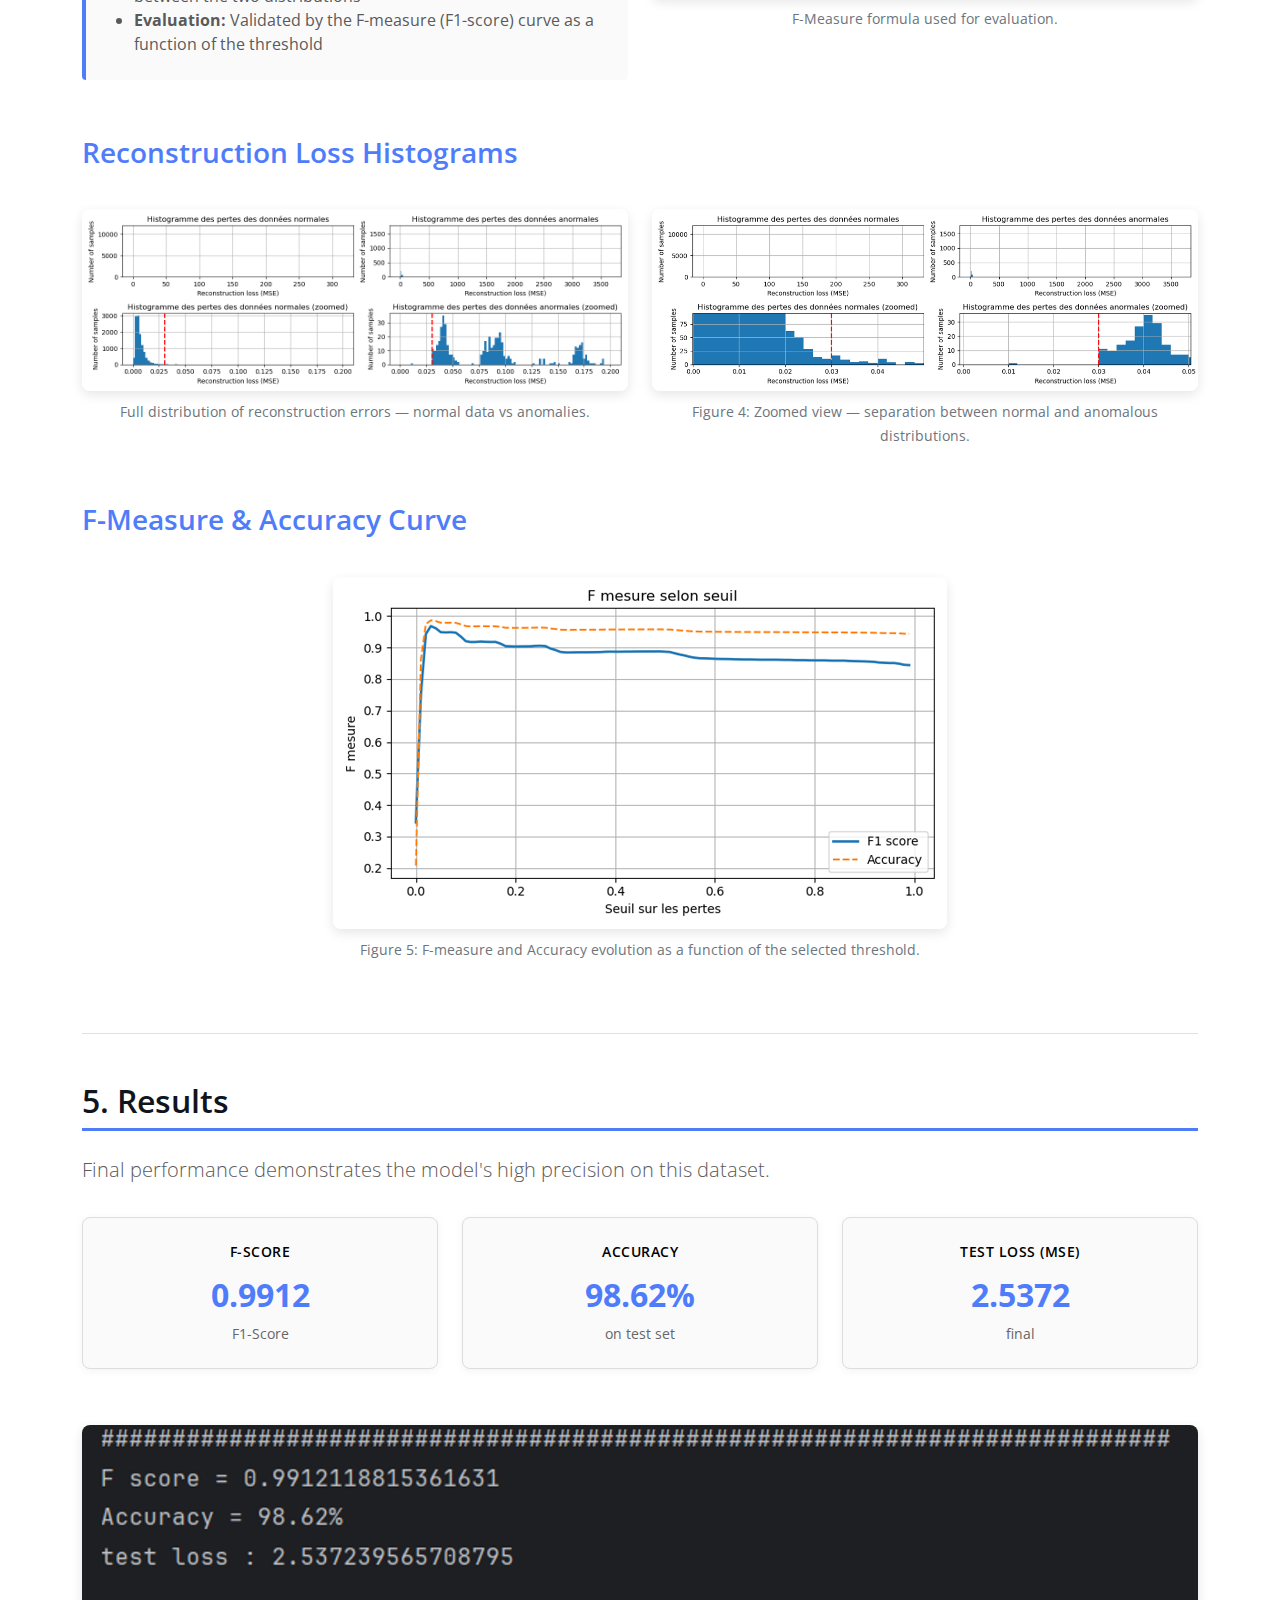
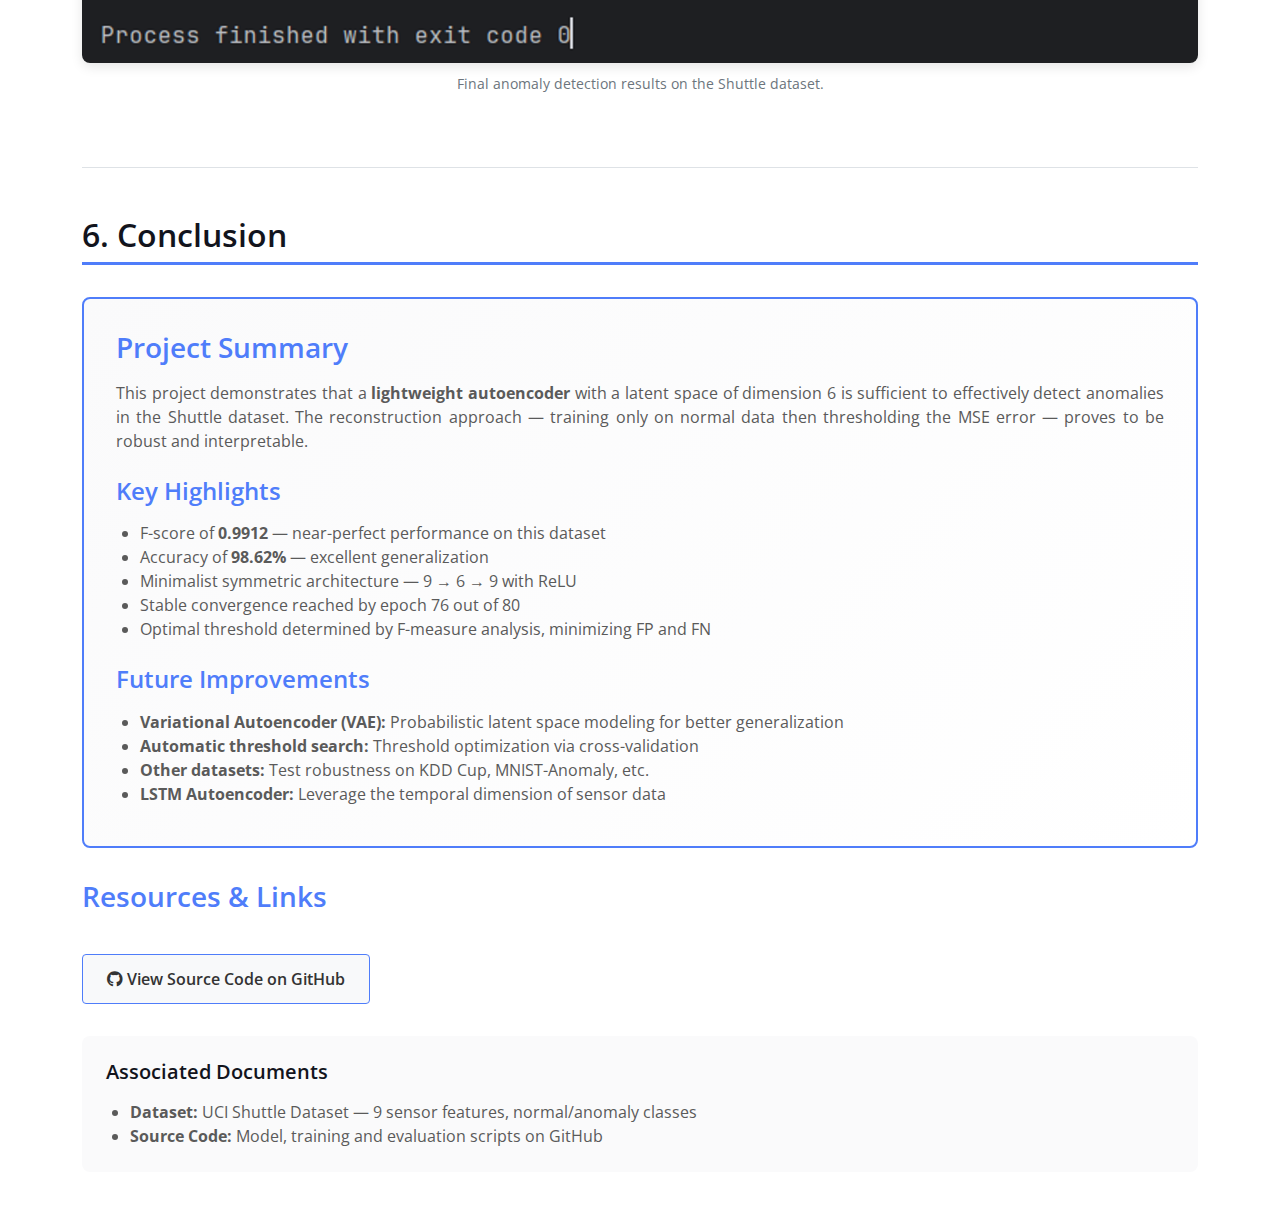
<file: Shuttle_backup.html>
<!DOCTYPE html>
<html lang="en">
<head>
    <meta charset="utf-8">
    <title>Anomaly Detection — Encoder-Decoder Network (Shuttle)</title>
    <meta content="width=device-width, initial-scale=1.0" name="viewport">
    <meta content="" name="keywords">
    <meta content="" name="description">

    <!-- Google Web Fonts -->
    <link rel="preconnect" href="https://fonts.googleapis.com">
    <link rel="preconnect" href="https://fonts.gstatic.com" crossorigin>
    <link href="https://fonts.googleapis.com/css2?family=Open+Sans:wght@400;500;600;700;800&display=swap" rel="stylesheet">

    <!-- Icon Font Stylesheet -->
    <link href="https://cdnjs.cloudflare.com/ajax/libs/font-awesome/5.10.0/css/all.min.css" rel="stylesheet">
    <link href="https://cdn.jsdelivr.net/npm/bootstrap-icons@1.4.1/font/bootstrap-icons.css" rel="stylesheet">

    <!-- Customized Bootstrap Stylesheet -->
    <link href="css/bootstrap.min.css" rel="stylesheet">

    <!-- Template Stylesheet -->
    <link href="css/style.css" rel="stylesheet">

    <style>
        .text-justify {
            text-align: justify;
        }

        .header-strip {
            margin-bottom: 6rem;
            background: url(img/pngtreehexbg.png) right no-repeat;
            background-size: cover;
            height: 67vh;
            width: 100%;
            margin-top: 0;
            display: flex;
            align-items: center;
            color: black;
        }

        .header-strip h1 {
            font-size: 3rem;
            font-weight: 700;
            margin-bottom: 1rem;
        }

        .header-strip p {
            font-size: 1.2rem;
            opacity: 0.95;
        }

        .section-title {
            font-size: 2rem;
            font-weight: 600;
            color: var(--dark);
            margin-top: 3rem;
            margin-bottom: 1.5rem;
            border-bottom: 3px solid var(--primary);
            padding-bottom: 0.5rem;
        }

        .metrics-grid {
            display: grid;
            grid-template-columns: repeat(auto-fit, minmax(220px, 1fr));
            gap: 1.5rem;
            margin: 2rem 0;
        }

        .metric-card {
            background: var(--light);
            border: 1px solid #ddd;
            border-radius: 8px;
            padding: 1.5rem;
            text-align: center;
            box-shadow: 0 2px 8px rgba(0,0,0,0.05);
            transition: all 0.3s ease;
        }

        .metric-card:hover {
            transform: translateY(-5px);
            box-shadow: 0 4px 12px rgba(79, 125, 250, 0.2);
        }

        .metric-label {
            font-size: 0.85rem;
            color: var(--secondary);
            font-weight: 600;
            text-transform: uppercase;
            letter-spacing: 0.5px;
            margin-bottom: 0.5rem;
        }

        .metric-value {
            font-size: 2rem;
            font-weight: 700;
            color: var(--primary);
        }

        .metric-unit {
            font-size: 0.9rem;
            color: #666;
            margin-top: 0.25rem;
        }

        .model-overview {
            background: var(--light);
            border-left: 4px solid var(--primary);
            padding: 1.5rem;
            margin: 1.5rem 0;
            border-radius: 4px;
        }

        .model-overview h4, .model-overview h5 {
            color: var(--primary);
            margin-bottom: 1rem;
        }

        .code-block {
            background: #f8f9fa;
            border: 1px solid #ddd;
            border-radius: 4px;
            padding: 1rem;
            font-family: 'Courier New', monospace;
            font-size: 0.9rem;
            color: #333;
            overflow-x: auto;
            margin: 1rem 0;
        }

        .badge-tech {
            display: inline-block;
            background: var(--primary);
            color: white;
            padding: 0.3rem 0.8rem;
            border-radius: 20px;
            font-size: 0.85rem;
            margin-right: 0.5rem;
            margin-bottom: 0.5rem;
        }

        .github-link {
            display: inline-block;
            margin-top: 1.5rem;
            color: #333;
            font-size: 1rem;
            text-decoration: none;
            transition: all 0.3s ease;
            background-color: #f8f9fa;
            padding: 0.75rem 1.5rem;
            border: 1px solid var(--primary);
            border-radius: 4px;
            font-weight: 600;
        }

        .github-link:hover {
            color: white;
            background-color: var(--primary);
            transform: translateY(-2px);
            box-shadow: 0 4px 12px rgba(79, 125, 250, 0.3);
        }

        .row-image {
            margin: 1.5rem 0;
        }

        .row-image img {
            border-radius: 8px;
            box-shadow: 0 4px 12px rgba(0,0,0,0.1);
            transition: all 0.3s ease;
        }

        .row-image img:hover {
            transform: scale(1.02);
            box-shadow: 0 6px 16px rgba(79, 125, 250, 0.2);
        }

        .conclusion-box {
            background: linear-gradient(135deg, var(--light) 0%, #fff 100%);
            border: 2px solid var(--primary);
            border-radius: 8px;
            padding: 2rem;
            margin: 2rem 0;
        }

        .conclusion-box h3 {
            color: var(--primary);
            margin-bottom: 1rem;
        }

        .eigenvalue-list {
            background: #f8f9fa;
            border: 1px solid #ddd;
            border-radius: 4px;
            padding: 1rem 1.5rem;
            font-family: 'Courier New', monospace;
            font-size: 0.88rem;
            color: #333;
            margin: 1rem 0;
        }

        .figure-caption {
            text-align: center;
            font-style: italic;
            color: #666;
            font-size: 0.9rem;
            margin-top: 0.5rem;
            margin-bottom: 1.5rem;
        }

        .modal {
            display: none;
            position: fixed;
            z-index: 9999;
            left: 0;
            top: 0;
            width: 100%;
            height: 100%;
            background-color: rgba(0,0,0,0.95);
            align-items: center;
            justify-content: center;
        }

        .modal.active {
            display: flex;
        }

        .modal-content {
            max-width: 95%;
            max-height: 95%;
            object-fit: contain;
        }

        .close-modal {
            position: absolute;
            top: 20px;
            right: 35px;
            color: #f1f1f1;
            font-size: 40px;
            font-weight: bold;
            cursor: pointer;
            z-index: 10000;
        }
    </style>
</head>

<body>

<!-- Project Header -->
<div class="header-strip">
    <div class="container">
        <div class="row">
            <div class="col-lg-8">
                <h1>Anomaly Detection with an Autoencoder</h1>
                <p><strong>Encoder-Decoder Network on the Shuttle Dataset</strong></p>
                <p style="margin-top: 0.5rem; opacity: 0.9;">Université de Sherbrooke</p>
            </div>
        </div>
    </div>
</div>

<!-- Main Content -->
<div class="container my-5">

    <!-- SECTION 1: HYPERPARAMETERS -->
    <section class="mb-5 pb-5 border-bottom">
        <h2 class="section-title">1. Hyperparameter Selection</h2>

        <div class="row mb-4">
            <div class="col-lg-7">
                <p class="text-justify lead">
                    This project implements an <strong>autoencoder</strong> neural network dedicated to anomaly detection on the <em>Shuttle</em> dataset. The model learns to reconstruct only normal data in order to identify deviations during the test phase.
                </p>

                <p class="text-justify">
                    Parameter selection is based on a statistical analysis of the data to ensure optimal compression.
                </p>

                <div class="model-overview">
                    <h5>Selected Parameters</h5>
                    <ul style="margin: 0; padding-left: 1.5rem;">
                        <li><strong>Latent Space (k = 6):</strong> Based on eigenvalue analysis — 6 significant values are observed</li>
                        <li><strong>Learning Rate:</strong> <strong>0.0015</strong> — ensures smooth loss stabilization</li>
                        <li><strong>Optimizer:</strong> <strong>Adam</strong> — efficient convergence</li>
                        <li><strong>Epochs:</strong> <strong>80</strong> — convergence plateau reached around epoch 76</li>
                    </ul>
                </div>

                <h4 style="margin-top: 1.5rem; margin-bottom: 0.75rem;">Eigenvalue Analysis</h4>
                <p class="text-justify">
                    The choice of k=6 for the latent space is justified by the following spectral analysis, where 6 eigenvalues clearly stand out:
                </p>
                <div class="eigenvalue-list">
                    λ₁ = 7.9204 × 10⁻⁴ &nbsp;|&nbsp; λ₂ = 1.2390 × 10⁻⁴ &nbsp;|&nbsp; λ₃ = 2.3841 × 10⁻³<br>
                    λ₄ = 6.2564 × 10⁻¹ &nbsp;|&nbsp; λ₅ = 9.8503 × 10⁻¹ &nbsp;|&nbsp; <strong>λ₆ = 1.0004</strong><br>
                    λ₇ = 1.0245 &nbsp;|&nbsp; λ₈ = 1.7436 &nbsp;|&nbsp; λ₉ = 3.6172
                </div>
            </div>

            <div class="col-lg-5">
                <div class="model-overview">
                    <h4>Technology Stack</h4>
                    <div style="margin-top: 1rem;">
                        <div class="badge-tech">Python 3.x</div>
                        <div class="badge-tech">PyTorch</div>
                        <div class="badge-tech">NumPy</div>
                        <div class="badge-tech">Matplotlib</div>
                        <div class="badge-tech">Scikit-learn</div>
                    </div>
                </div>

                <div class="row-image" style="text-align: center; margin-top: 1.5rem;">
                    <img src="img/Shuttle_Encoder_Decoder/Epoch_vs_MSE_loss.png" alt="MSE Loss Curve" style="max-width: 100%;">
                    <p class="mt-2 text-muted"><small>Figure 1: MSE loss evolution (K=6) showing model stabilization.</small></p>
                </div>
            </div>
        </div>
    </section>

    <!-- SECTION 2: ARCHITECTURE -->
    <section class="mb-5 pb-5 border-bottom">
        <h2 class="section-title">2. Network Architecture</h2>

        <div class="row mb-4">
            <div class="col-lg-7">
                <p class="text-justify">
                    The network adopts a symmetric <strong>"hourglass"</strong> structure to extract the essential features from the signals.
                </p>

                <div class="model-overview">
                    <h5>Architecture Specifications</h5>
                    <ul style="margin: 0; padding-left: 1.5rem;">
                        <li><strong>Input/Output dimensions:</strong> 1×9 → 1×9</li>
                        <li><strong>Encoder:</strong> Three progressive linear layers (9 → 8 → 7 → 6)</li>
                        <li><strong>Activations:</strong> ReLU after each linear layer</li>
                        <li><strong>Latent Space:</strong> Compressed dimension of <strong>6</strong></li>
                        <li><strong>Decoder:</strong> Mirror structure of the encoder (6 → 7 → 8 → 9)</li>
                        <li><strong>Final output:</strong> No activation — faithful reconstruction of real values</li>
                    </ul>
                </div>

                <p class="text-justify" style="margin-top: 1rem;">
                    <strong>ReLU</strong> layers after each linear layer introduce the non-linearity needed to capture complex relationships in the data. The absence of output activation allows unconstrained reconstruction of continuous values.
                </p>

                <div class="metrics-grid" style="grid-template-columns: repeat(3, 1fr); margin-top: 1.5rem;">
                    <div class="metric-card">
                        <div class="metric-label">Input</div>
                        <div class="metric-value">9</div>
                        <div class="metric-unit">dimensions</div>
                    </div>
                    <div class="metric-card">
                        <div class="metric-label">Latent Space</div>
                        <div class="metric-value">6</div>
                        <div class="metric-unit">dimensions</div>
                    </div>
                    <div class="metric-card">
                        <div class="metric-label">Output</div>
                        <div class="metric-value">9</div>
                        <div class="metric-unit">dimensions</div>
                    </div>
                </div>
            </div>

            <div class="col-lg-5">
                <div class="row-image" style="text-align: center;">
                    <img src="img/Shuttle_Encoder_Decoder/architecture.png" alt="Encoder-Decoder Architecture" style="max-width: 100%;">
                    <p class="mt-2 text-muted"><small>Figure 2: Encoder-Decoder network architecture diagram.</small></p>
                </div>
            </div>
        </div>
    </section>

    <!-- SECTION 3: TRAINING STRATEGY -->
    <section class="mb-5 pb-5 border-bottom">
        <h2 class="section-title">3. Training Strategy</h2>

        <div class="row mb-4">
            <div class="col-lg-12">
                <p class="text-justify lead">
                    Training is optimized to process normal data only, effectively ignoring anomalies.
                </p>
            </div>
        </div>

        <div class="row">
            <div class="col-lg-6">
                <div class="model-overview">
                    <h5>Training Parameters</h5>
                    <ul style="margin: 0; padding-left: 1.5rem;">
                        <li><strong>Batch Size:</strong> <strong>256</strong> — maximizes computation speed while avoiding excessive generalization</li>
                        <li><strong>Training:</strong> Exclusively on normal class data (class 1)</li>
                        <li><strong>Loss Function:</strong> Mean Squared Error (MSE)</li>
                    </ul>
                </div>
            </div>

            <div class="col-lg-6">
                <div class="model-overview">
                    <h5>Preprocessing & Normalization</h5>
                    <ul style="margin: 0; padding-left: 1.5rem;">
                        <li><strong>Preprocessing:</strong> Removal of invalid data and label separation to keep only the 9 sensor dimensions</li>
                        <li><strong>Normalization:</strong> Computed only on valid training data (class 1)</li>
                        <li><strong>Test set:</strong> Normalized using the training set's mean and standard deviation to prevent anomalies from biasing the scale</li>
                    </ul>
                </div>
            </div>
        </div>
    </section>

    <!-- SECTION 4: THRESHOLD DETERMINATION -->
    <section class="mb-5 pb-5 border-bottom">
        <h2 class="section-title">4. Optimal Threshold Determination</h2>

        <p class="text-justify lead">
            Final classification relies on computing the <strong>reconstruction error (MSE)</strong>. A threshold is determined to separate "normal" from "anomalous".
        </p>

        <div class="row mb-4">
            <div class="col-lg-6">
                <div class="model-overview">
                    <h5>Determination Method</h5>
                    <ul style="margin: 0; padding-left: 1.5rem;">
                        <li><strong>Objective:</strong> Find the ideal trade-off minimizing False Negatives (FN) and False Positives (FP)</li>
                        <li><strong>Visual analysis:</strong> Loss histograms to identify the separation between the two distributions</li>
                        <li><strong>Evaluation:</strong> Validated by the F-measure (F1-score) curve as a function of the threshold</li>
                    </ul>
                </div>
            </div>
            <div class="col-lg-6">
                <div class="row-image" style="text-align: center;">
                    <img src="img/Shuttle_Encoder_Decoder/FmesureFormula.png" alt="F-Measure Formula" style="max-width: 100%;">
                    <p class="mt-2 text-muted"><small>F-Measure formula used for evaluation.</small></p>
                </div>
            </div>
        </div>

        <h3 style="color: var(--primary); margin-top: 2rem; margin-bottom: 1rem;">Reconstruction Loss Histograms</h3>

        <div class="row">
            <div class="col-lg-6">
                <div class="row-image" style="text-align: center;">
                    <img src="img/Shuttle_Encoder_Decoder/histogramme_pertes.png" alt="Loss Histogram" style="max-width: 100%;">
                    <p class="mt-2 text-muted"><small>Full distribution of reconstruction errors — normal data vs anomalies.</small></p>
                </div>
            </div>
            <div class="col-lg-6">
                <div class="row-image" style="text-align: center;">
                    <img src="img/Shuttle_Encoder_Decoder/histogramme_pertes2.png" alt="Loss Histogram (zoomed)" style="max-width: 100%;">
                    <p class="mt-2 text-muted"><small>Figure 4: Zoomed view — separation between normal and anomalous distributions.</small></p>
                </div>
            </div>
        </div>

        <h3 style="color: var(--primary); margin-top: 2rem; margin-bottom: 1rem;">F-Measure & Accuracy Curve</h3>

        <div class="row">
            <div class="col-lg-12">
                <div class="row-image" style="text-align: center;">
                    <img src="img/Shuttle_Encoder_Decoder/FMesure.png" alt="F-Measure Curve" style="max-width: 100%;">
                    <p class="mt-2 text-muted"><small>Figure 5: F-measure and Accuracy evolution as a function of the selected threshold.</small></p>
                </div>
            </div>
        </div>
    </section>

    <!-- SECTION 5: RESULTS -->
    <section class="mb-5 pb-5 border-bottom">
        <h2 class="section-title">5. Results</h2>

        <p class="text-justify lead">
            Final performance demonstrates the model's high precision on this dataset.
        </p>

        <div class="metrics-grid">
            <div class="metric-card">
                <div class="metric-label">F-Score</div>
                <div class="metric-value">0.9912</div>
                <div class="metric-unit">F1-Score</div>
            </div>
            <div class="metric-card">
                <div class="metric-label">Accuracy</div>
                <div class="metric-value">98.62%</div>
                <div class="metric-unit">on test set</div>
            </div>
            <div class="metric-card">
                <div class="metric-label">Test Loss (MSE)</div>
                <div class="metric-value">2.5372</div>
                <div class="metric-unit">final</div>
            </div>
        </div>

        <div class="row mt-4">
            <div class="col-lg-12">
                <div class="row-image" style="text-align: center;">
                    <img src="img/Shuttle_Encoder_Decoder/Resultats.png" alt="Model Results" style="max-width: 100%;">
                    <p class="mt-2 text-muted"><small>Final anomaly detection results on the Shuttle dataset.</small></p>
                </div>
            </div>
        </div>
    </section>

    <!-- SECTION 6: CONCLUSION -->
    <section class="mb-5">
        <h2 class="section-title">6. Conclusion</h2>

        <div class="conclusion-box">
            <h3>Project Summary</h3>

            <p class="text-justify">
                This project demonstrates that a <strong>lightweight autoencoder</strong> with a latent space of dimension 6 is sufficient to effectively detect anomalies in the Shuttle dataset. The reconstruction approach — training only on normal data then thresholding the MSE error — proves to be robust and interpretable.
            </p>

            <h4 style="color: var(--primary); margin-top: 1.5rem; margin-bottom: 1rem;">Key Highlights</h4>
            <ul style="margin: 0.5rem 0; padding-left: 1.5rem;">
                <li>F-score of <strong>0.9912</strong> — near-perfect performance on this dataset</li>
                <li>Accuracy of <strong>98.62%</strong> — excellent generalization</li>
                <li>Minimalist symmetric architecture — 9 → 6 → 9 with ReLU</li>
                <li>Stable convergence reached by epoch 76 out of 80</li>
                <li>Optimal threshold determined by F-measure analysis, minimizing FP and FN</li>
            </ul>

            <h4 style="color: var(--primary); margin-top: 1.5rem; margin-bottom: 1rem;">Future Improvements</h4>
            <ul style="margin: 0.5rem 0; padding-left: 1.5rem;">
                <li><strong>Variational Autoencoder (VAE):</strong> Probabilistic latent space modeling for better generalization</li>
                <li><strong>Automatic threshold search:</strong> Threshold optimization via cross-validation</li>
                <li><strong>Other datasets:</strong> Test robustness on KDD Cup, MNIST-Anomaly, etc.</li>
                <li><strong>LSTM Autoencoder:</strong> Leverage the temporal dimension of sensor data</li>
            </ul>
        </div>

        <h3 style="color: var(--primary); margin-top: 2rem; margin-bottom: 1rem;">Resources & Links</h3>

        <a href="https://github.com/adyac/Gei898---Advanced-Deep-Learning/tree/main/Devoir%201%20-%20Encoder%20Decoder" class="github-link" target="_blank">
            <i class="fab fa-github"></i> View Source Code on GitHub
        </a>

        <div style="margin-top: 2rem; padding: 1.5rem; background: var(--light); border-radius: 8px;">
            <h5 style="color: var(--dark); margin-bottom: 1rem;">Associated Documents</h5>
            <ul style="margin: 0; padding-left: 1.5rem;">
                <li><strong>Dataset:</strong> UCI Shuttle Dataset — 9 sensor features, normal/anomaly classes</li>
                <li><strong>Source Code:</strong> Model, training and evaluation scripts on GitHub</li>
            </ul>
        </div>
    </section>

</div>

<!-- Modal for image expansion -->
<div id="imageModal" class="modal">
    <span class="close-modal" onclick="closeImageModal()">&times;</span>
    <img class="modal-content" id="modalImage">
</div>

<script>
    function openImageModal(imageSrc) {
        const modal = document.getElementById('imageModal');
        const modalImage = document.getElementById('modalImage');
        modalImage.src = imageSrc;
        modal.classList.add('active');
        document.body.style.overflow = 'hidden';
    }

    function closeImageModal() {
        const modal = document.getElementById('imageModal');
        modal.classList.remove('active');
        document.body.style.overflow = 'auto';
    }

    window.onclick = function(event) {
        const modal = document.getElementById('imageModal');
        if (event.target === modal) {
            closeImageModal();
        }
    }

    document.addEventListener('keydown', function(event) {
        if (event.key === 'Escape') {
            closeImageModal();
        }
    });

    document.querySelectorAll('.row-image img').forEach(img => {
        img.style.cursor = 'pointer';
        img.onclick = function() {
            openImageModal(this.src);
        };
    });
</script>

</body>
</html>
</file>
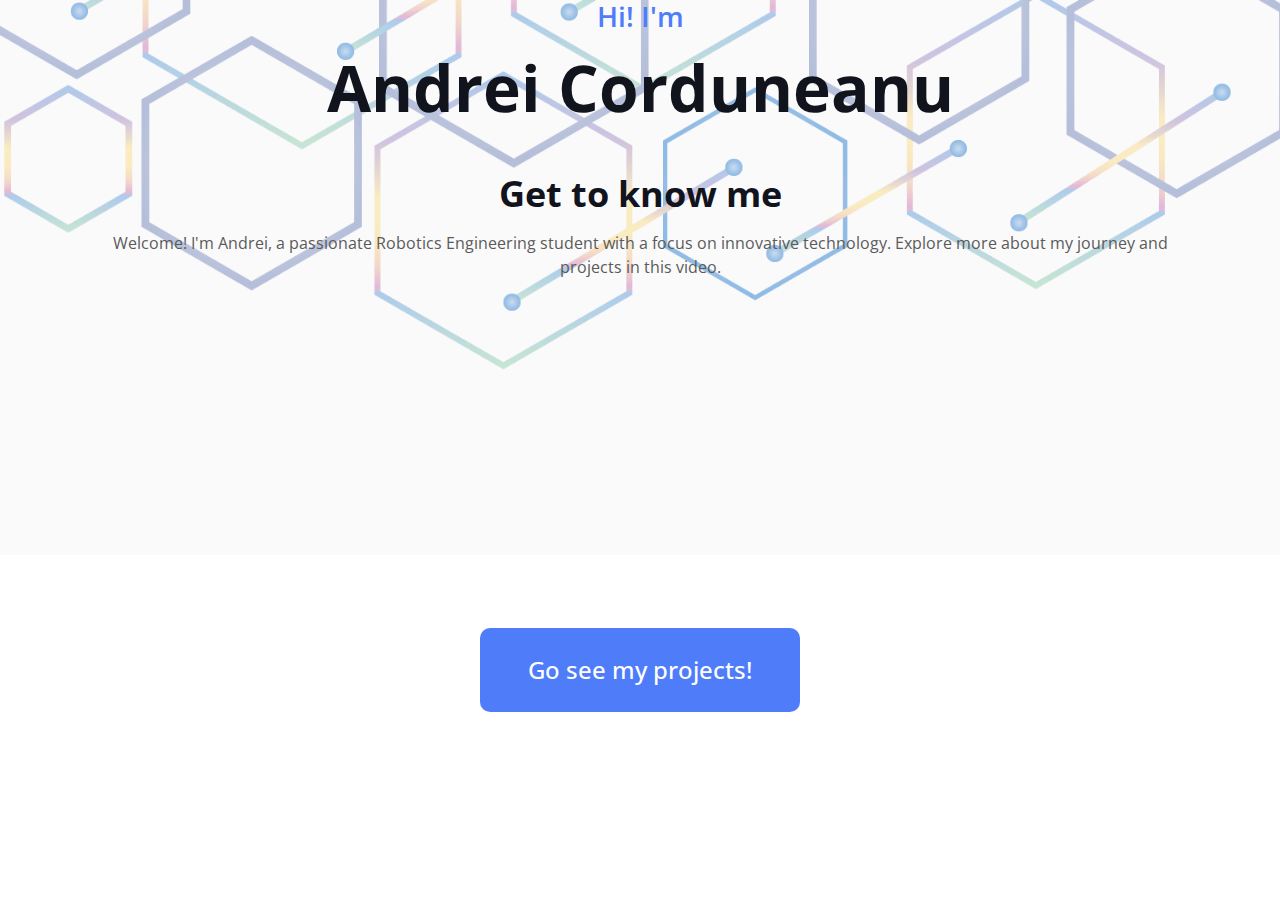
<file: video_intro.html>
<!DOCTYPE html>
<html lang="en">
<head>
    <meta charset="utf-8">
    <title>Andrei Corduneanu</title>
    <meta content="width=device-width, initial-scale=1.0" name="viewport">
    <meta content="" name="keywords">
    <meta content="" name="description">

    <!-- Favicon -->
    <link href="img/favicon.ico" rel="icon">

    <!-- Google Web Fonts -->
    <link rel="preconnect" href="https://fonts.googleapis.com">
    <link rel="preconnect" href="https://fonts.gstatic.com" crossorigin>
    <link href="https://fonts.googleapis.com/css2?family=Open+Sans:wght@400;500;600;700;800&display=swap" rel="stylesheet"> 

    <!-- Icon Font Stylesheet -->
    <link href="https://cdnjs.cloudflare.com/ajax/libs/font-awesome/5.10.0/css/all.min.css" rel="stylesheet">
    <link href="https://cdn.jsdelivr.net/npm/bootstrap-icons@1.4.1/font/bootstrap-icons.css" rel="stylesheet">

    <!-- Libraries Stylesheet -->
    <link href="lib/animate/animate.min.css" rel="stylesheet">
    <link href="lib/lightbox/css/lightbox.min.css" rel="stylesheet">
    <link href="lib/owlcarousel/assets/owl.carousel.min.css" rel="stylesheet">

    <!-- Customized Bootstrap Stylesheet -->
    <link href="css/bootstrap.min.css" rel="stylesheet">

    <!-- Template Stylesheet -->
    <link href="css/style.css" rel="stylesheet">

    <!-- Custom CSS for Layout -->
    <style>
        .intro-section {
            margin-top: 50px;
        }

        .video-section {
            margin-top: 30px;
            text-align: center;
        }

        .video-title {
            font-size: 36px;
            font-weight: bold;
            margin-bottom: 15px;
        }

        .video-container {
            width: 50%; /* Video screen window reduced to 50% */
            margin: 0 auto;
        }

        .btn-projects {
            margin-top: 20px;
            margin-bottom: 50px; /* Added space after the button */
            font-size: 1.5em; /* Increased button size */
            padding: 1em 2em; /* Increased button padding */
        }
    </style>
</head>

<body data-bs-spy="scroll" data-bs-target=".navbar" data-bs-offset="51">
    <!-- Spinner Start -->
    <div id="spinner" class="show bg-white position-fixed translate-middle w-100 vh-100 top-50 start-50 d-flex align-items-center justify-content-center">
        <div class="spinner-border text-primary" style="width: 3rem; height: 3rem;" role="status">
            <span class="sr-only">Loading...</span>
        </div>
    </div>
    <!-- Spinner End -->

    <!-- Header Start -->
    <div class="container-fluid bg-light intro-section" id="home">
        <div class="container">
            <div class="row g-5 align-items-center">
                <div class="col-lg-12 py-6 pb-0 pt-lg-0 text-center">
                    <h3 class="text-primary mb-3">Hi! I'm</h3>
                    <h1 class="display-3 mb-3">Andrei Corduneanu</h1>
                    <h2 class="typed-text-output d-inline"></h2>
                    <div class="typed-text d-none">Robotics Engineering Student</div>
                    <!-- Removed the Download CV button -->
                </div>
            </div>

            <!-- Coordinates Section Removed -->

            <!-- Video Section -->
            <div class="video-section">
                <h3 class="video-title">Get to know me</h3>
                <p>Welcome! I'm Andrei, a passionate Robotics Engineering student with a focus on innovative technology. Explore more about my journey and projects in this video.</p>
                <div class="video-container ratio ratio-16x9">
                    <iframe class="embed-responsive-item" src="https://www.youtube.com/embed/UgVhixmZQCM"
                            allowfullscreen allowscriptaccess="always" allow="autoplay"></iframe>
                </div>
                <a href="index.html" class="btn btn-primary btn-projects">Go see my projects!</a>
            </div>
        </div>
    </div>
    <!-- Header End -->

    <script>
        document.addEventListener("DOMContentLoaded", function() {
            document.getElementById("spinner").classList.remove("show");
        });
    </script>

</body>
</html>
</file>
<file: css/style.css>
/********** Template CSS **********/
:root {
    --primary: #4f7dfa !important;
    --secondary: #000000 !important;
    --light: #FAFAFB !important;
    --dark: #12141D !important;
}

.back-to-top {
    position: fixed;
    display: none;
    right: 45px;
    bottom: 45px;
    z-index: 99;
}

.my-6 {
    margin-top: 6rem;
    margin-bottom: 6rem;
}

.py-6 {
    padding-top: 6rem;
    padding-bottom: 6rem;
}


/*** Spinner ***/
#spinner {
    opacity: 0;
    visibility: hidden;
    transition: opacity .5s ease-out, visibility 0s linear .5s;
    z-index: 99999;
}

#spinner.show {
    transition: opacity .5s ease-out, visibility 0s linear 0s;
    visibility: visible;
    opacity: 1;
}


/*** Button ***/
.btn {
    font-weight: 500;
    transition: .5s;
    outline:#FFFFFF;
}

.btn.btn-primary,
.btn.btn-secondary {
    color: #FFFFFF;
    outline:none !important;
    border: none !important;
}

.btn-square {
    width: 38px;
    height: 38px;
}

.btn-sm-square {
    width: 32px;
    height: 32px;
}

.btn-lg-square {
    width: 48px;
    height: 48px;
}

.btn-square,
.btn-sm-square,
.btn-lg-square {
    padding: 0;
    display: flex;
    align-items: center;
    justify-content: center;
    font-weight: normal;
}


/*** Navbar ***/
.navbar.fixed-top {
    display: none;
    transition: .5s;
}

.navbar .navbar-nav .nav-link {
    padding: 20px 15px;
    color: var(--dark);
    font-size: 18px;
    font-weight: 600;
    outline: none;
}

.navbar .navbar-nav .nav-link:hover,
.navbar .navbar-nav .nav-link.active {
    color: var(--primary);
}

@media (max-width: 991.98px) {
    .navbar .navbar-nav .nav-link  {
        padding: 10px 0;
    }
}


/*** Header ***/
#home {
    margin-bottom: 6rem;
    background: url(../img/pngtreehexbg.png)  right  no-repeat;
    background-size: cover; /* Stretch the background image to cover the entire container */
    background-size: cover; /* Make the image cover the entire container */
    background-position: center; /* Center the image */
    height: 67vh; /* Set the height of the element to 100% of the viewport height */
    width: 100%; /* Ensure the width is 100% of the containing element */
    margin-top: 0; /* or padding-top: 3rem */

}

body {
    padding: 0; /* match your navbar’s height */
  }

.typed-cursor {
    font-size: 30px;
    color: var(--dark);
}

.typed-text-output {
    /* Let it be block or inline-block so it can reserve space */
    display: inline-block; 
    min-height: 8em; /* enough for two lines at your chosen font-size */
    line-height: 1.2;  /* adjust to your preference */
    max-width: 100%;   /* so it still shrinks on mobile if needed */
    /* If you never want a wrap, you could do: white-space: nowrap; */
}

.btn-play {
    position: relative;
    display: block;
    box-sizing: content-box;
    width: 16px;
    height: 26px;
    border-radius: 100%;
    border: none !important;
    outline: none !important;
    padding: 18px 20px 20px 28px;
    background: var(--primary);
}

.btn-play:before {
    content: "";
    position: absolute;
    z-index: 0;
    left: 50%;
    top: 50%;
    transform: translateX(-50%) translateY(-50%);
    display: block;
    width: 60px;
    height: 60px;
    background: var(--primary);
    border-radius: 100%;
    animation: pulse-border 1500ms ease-out infinite;
}

.btn-play:after {
    content: "";
    position: absolute;
    z-index: 1;
    left: 50%;
    top: 50%;
    transform: translateX(-50%) translateY(-50%);
    display: block;
    width: 60px;
    height: 60px;
    background: #FFFFFF;
    border-radius: 100%;
    transition: all 200ms;
}

.btn-play span {
    display: block;
    position: relative;
    z-index: 3;
    width: 0;
    height: 0;
    left: -1px;
    border-left: 16px solid var(--primary);
    border-top: 11px solid transparent;
    border-bottom: 11px solid transparent;
}

@keyframes pulse-border {
    0% {
        transform: translateX(-50%) translateY(-50%) translateZ(0) scale(1);
        opacity: 1;
    }

    100% {
        transform: translateX(-50%) translateY(-50%) translateZ(0) scale(2);
        opacity: 0;
    }
}

.modal-video .modal-dialog {
    position: relative;
    max-width: 800px;
    margin: 60px auto 0 auto;
}

.modal-video .modal-body {
    position: relative;
    padding: 0px;
}

.modal-video .close {
    position: absolute;
    width: 30px;
    height: 30px;
    right: 0px;
    top: -30px;
    z-index: 999;
    font-size: 30px;
    font-weight: normal;
    color: #FFFFFF;
    background: #000000;
    opacity: 1;
}


/*** About ***/
#about .years .display-1 {
    font-size: 10rem;
    line-height: 9rem;
}

#about .years h5 {
    letter-spacing: 30px;
    margin-right: -30px;
}


/*** Skills ***/
#skill .progress {
    height: 5px;
    border-radius: 5px;
    margin-top: 3rem; /* or padding-top: 3rem */

}

#skill .progress .progress-bar {
    width: 0px;
    border-radius: 5px;
    transition: 3s;
}

#skill .nav-pills .nav-link {
    color: var(--dark);
}

#skill .nav-pills .nav-link.active {
    color: #FFFFFF;
}

#skill .tab-content hr {
    width: 30px;
}

.custom-list {
    padding-left: 20px; /* Adjust padding to align bullet points */
}

.custom-list li {
    list-style-type: disc; /* Use disc for bullet points */
    text-align: justify; /* Justify text */
}

/* Ensures that all text and the HR align */
.custom-list, .hr-text {
    width: 95%; /* Adjust width to control where text ends, aligning with other content */
    margin-left: auto;
    margin-right: auto;
}

/*** Service ***/
.service-item .bg-icon {
    width: 100px;
    height: 100px;
    display: flex;
    align-items: center;
    justify-content: center;
    background: url(../img/bg-icon.png) center center no-repeat;
    background-size: cover;
}


/*** Project Portfolio ***/
#portfolio-flters li {
    display: inline-block;
    font-weight: 500;
    color: var(--dark);
    cursor: pointer;
    transition: .5s;
    border-bottom: 2px solid transparent;
}

#portfolio-flters li:hover,
#portfolio-flters li.active {
    color: var(--primary);
    border-color: var(--primary);
}

.portfolio-img {
    position: relative; /* Ensures the image fills the div */
}

.portfolio-img:hover::after {
      /* Displays the title attribute content */
    position: absolute;
    left: 50%;
    top: 50%;
    transform: translate(-50%, -50%);
    background-color: rgba(0,0,0,0.7);
    color: white;
    padding: 10px 20px;
    border-radius: 8px;
    font-size: 16px;
}

.portfolio-btn {
    position: absolute;
    width: 100%;
    height: 100%;
    top: 0;
    left: 0;
    background: var(--primary) !important;
    display: flex;
    align-items: flex-end;
    justify-content: flex-start;
    padding: 30px;
    padding-bottom: 100px !important;
    opacity: 0;
    transition: .5s;
}

.portfolio-item:hover .portfolio-btn {
    opacity: 1;
    padding-bottom: 30px !important;
    background-color: var(--primary); 
    color: #ffffff;

}

.portfolio-description {
    position: absolute;
    top: 0;
    left: 0;
    right: 0;
    bottom: 0;
    color: white; /* White text color */
    display: flex;
    align-items: center;
    justify-content: center;
    opacity: 0;
    transition: opacity 0.3s ease-in-out;
    pointer-events: none;
    z-index: 10;
}

.portfolio-item:hover .portfolio-description {
    opacity: 1 !important;
}


/*** Team ***/
.team-item img {
    transition: .5s;
}

.team-item:hover img {
    opacity: .7;
}

.team-item .team-text {
    position: absolute;
    left: 0;
    right: 60px;
    bottom: 30px;
    display: flex;
    align-items: center;
    justify-content: space-between;
    opacity: 0;
    transition: .5s;
}

.team-item:hover .team-text {
    right: 30px;
    opacity: 1;
}

.team-item .team-text div {
    transition: .5s;
}

.team-item:hover .team-text div {
    margin-left: 30px;
}


/*** Testimonial ***/
.testimonial-left,
.testimonial-right {
    position: relative;
}

.testimonial-left img,
.testimonial-right img {
    position: absolute;
    padding: 5px;
    border: 1px solid var(--secondary);
    border-radius: 70px;
}

.testimonial-left img:nth-child(1),
.testimonial-right img:nth-child(3) {
    width: 70px;
    height: 70px;
    top: 10%;
    left: 50%;
    transform: translateX(-50%);
}

.testimonial-left img:nth-child(2),
.testimonial-right img:nth-child(2) {
    width: 60px;
    height: 60px;
    top: 50%;
    left: 10%;
    transform: translateY(-50%);
}

.testimonial-left img:nth-child(3),
.testimonial-right img:nth-child(1) {
    width: 50px;
    height: 50px;
    bottom: 10%;
    right: 10%;
}

.testimonial-carousel .owl-item img {
    width: 120px;
    height: 120px;
}

.testimonial-carousel .testimonial-icon {
    position: absolute;
    width: 40px;
    height: 40px;
    left: 50%;
    bottom: -15px;
    transform: translateX(-50%);
    display: flex;
    align-items: center;
    justify-content: center;
    background: #FFFFFF;
    border: 1px solid var(--secondary);
    border-radius: 60px;
}

.testimonial-carousel .owl-dots {
    height: 40px;
    margin-top: 25px;
    display: flex;
    align-items: center;
    justify-content: center;
}

.testimonial-carousel .owl-dot {
    position: relative;
    display: inline-block;
    margin: 0 5px;
    width: 30px;
    height: 30px;
    background: #FFFFFF;
    border: 2px solid var(--secondary);
    border-radius: 30px;
    transition: .5s;
}

.testimonial-carousel .owl-dot::after {
    position: absolute;
    content: "";
    width: 16px;
    height: 16px;
    top: 5px;
    left: 5px;
    border-radius: 16px;
    background: var(--secondary);
    transition: .5s;
}

.testimonial-carousel .owl-dot.active::after {
    background: var(--primary);
}

.responsive-iframe-wrapper {
    position: relative;
    width: 100%;
    padding-top: 85%; /* Adjust the percentage based on the aspect ratio */
}

.responsive-iframe {
    position: absolute;
    top: 0;
    left: 0;
    width: 100%;
    height: 100%;
}


/* Update specific selectors that use the primary and secondary colors */
.navbar .navbar-nav .nav-link:hover,
.navbar .navbar-nav .nav-link.active,
#portfolio-flters li:hover,
#portfolio-flters li.active,
.testimonial-carousel .owl-dot.active::after,
.btn.btn-primary,
.btn-play:before,
.testimonial-carousel .testimonial-icon,
#skill .nav-pills .nav-link.active {
    color: #FFFFFF; /* Set text color to white for better contrast */
    background-color: var(--primary); /* This sets the background to blue */
}

/* If you have other specific styles that need color changes, update them accordingly */
</file>
